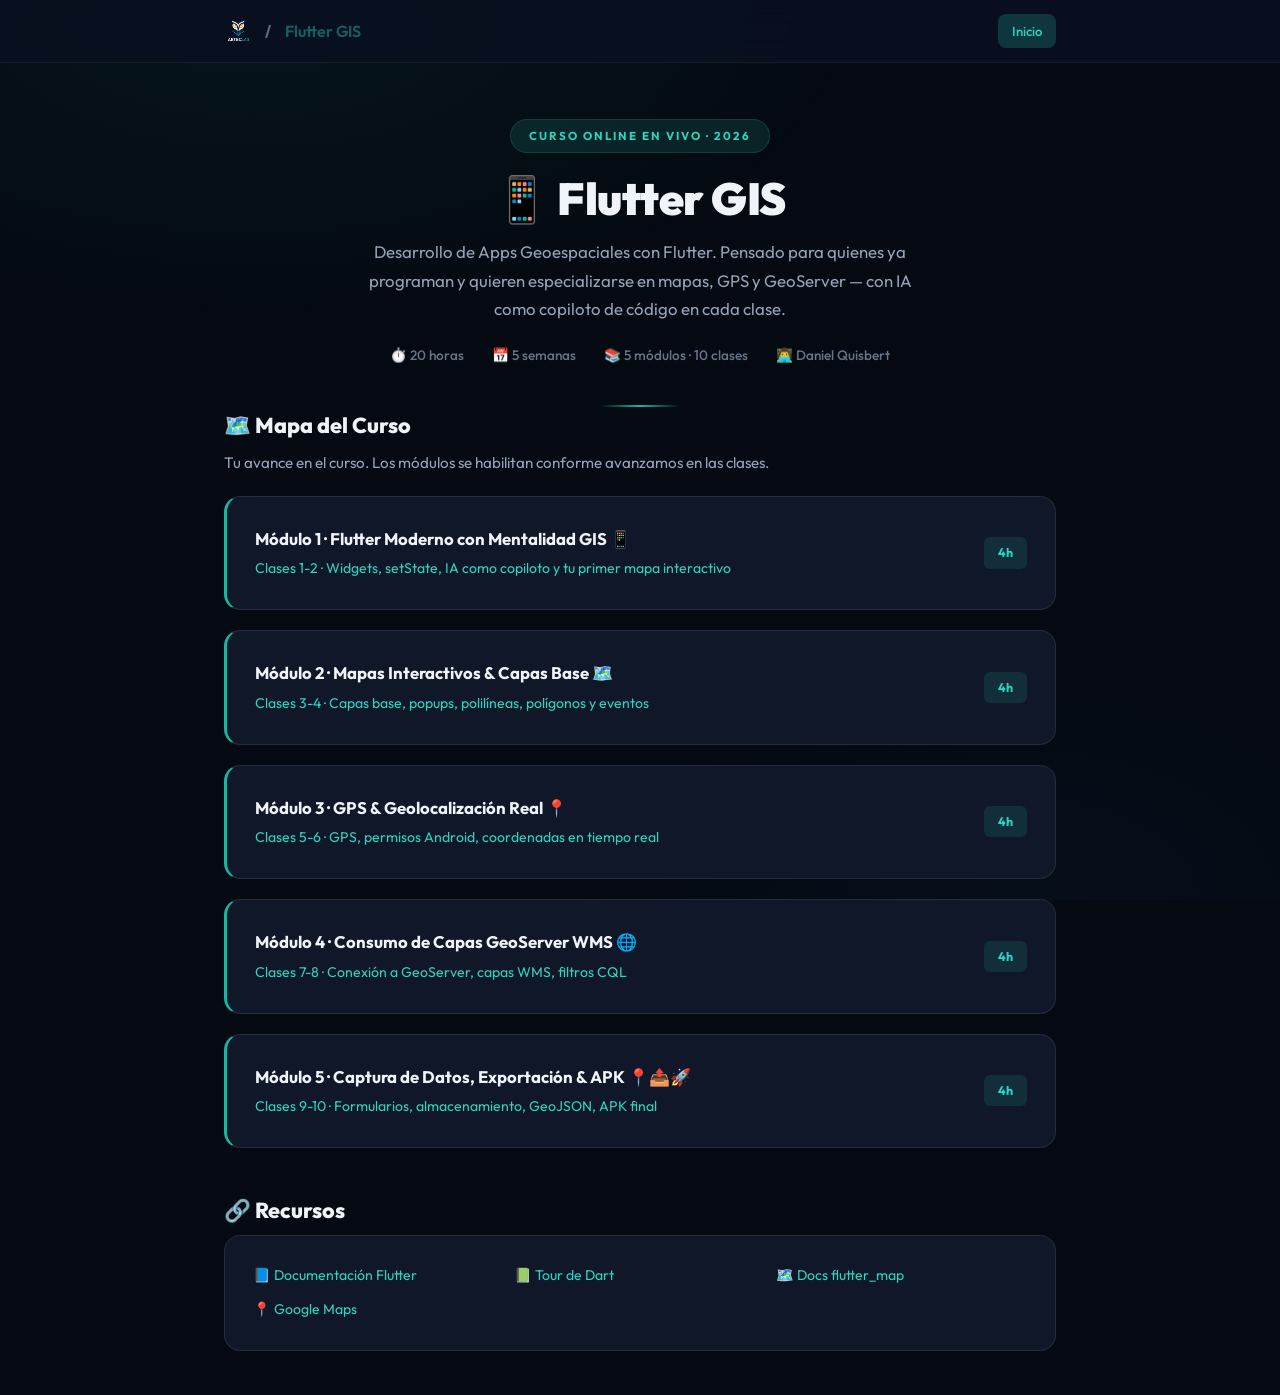
<file: index.html>
<!DOCTYPE html>
<html lang="es">
<head>
  <meta charset="UTF-8">
  <meta name="viewport" content="width=device-width, initial-scale=1.0">
  <title>Flutter GIS — ARTECLAB</title>
  <link rel="stylesheet" href="css/course.css">
  <link rel="icon" href="img/logo-arteclab.png" type="image/png">
</head>
<body>
<div class="site-wrapper">

  <header class="topbar">
    <div class="topbar-inner">
      <a href="index.html" class="topbar-brand">
        <img src="img/logo-arteclab.png" alt="ARTECLAB">
        <span>/</span>
        <span class="brand-course">Flutter GIS</span>
      </a>
      <nav class="topbar-nav">
        <a href="index.html" class="active">Inicio</a>
      </nav>
    </div>
  </header>

  <main class="container">

    <div class="mod-header">
      <span class="mod-chip">Curso Online en Vivo · 2026</span>
      <h1 class="mod-title">📱 Flutter GIS</h1>
      <p class="mod-desc">Desarrollo de Apps Geoespaciales con Flutter. Pensado para quienes ya programan y quieren especializarse en mapas, GPS y GeoServer — con IA como copiloto de código en cada clase.</p>
      <div class="mod-stats">
        <span class="mod-stat">⏱️ 20 horas</span>
        <span class="mod-stat">📅 5 semanas</span>
        <span class="mod-stat">📚 5 módulos · 10 clases</span>
        <span class="mod-stat">👨‍💻 Daniel Quisbert</span>
      </div>
    </div>

    <div class="sec">
      <h2 class="sec-heading">🗺️ Mapa del Curso</h2>
      <p class="sec-lead">Tu avance en el curso. Los módulos se habilitan conforme avanzamos en las clases.</p>
      <div id="modulos-map"></div>
    </div>

    <div class="sec">
      <h2 class="sec-heading">🔗 Recursos</h2>
      <div class="card">
        <div style="display:grid; grid-template-columns:repeat(auto-fit,minmax(200px,1fr)); gap:10px;">
          <a href="https://docs.flutter.dev/" target="_blank" style="font-size:0.88rem;">📘 Documentación Flutter</a>
          <a href="https://dart.dev/language" target="_blank" style="font-size:0.88rem;">📗 Tour de Dart</a>
          <a href="https://docs.fleaflet.dev/" target="_blank" style="font-size:0.88rem;">🗺️ Docs flutter_map</a>
          <a href="https://maps.google.com" target="_blank" style="font-size:0.88rem;">📍 Google Maps</a>
        </div>
      </div>
    </div>

  </main>
</div>

<script>
/* ═══════════════════════════════════════════════════════════════
   ✅ PANEL DE CONTROL DE MÓDULOS
   ═══════════════════════════════════════════════════════════════
   Daniel: Para habilitar un módulo solo cambia false → true
   en la propiedad "habilitado". Eso es TODO.

   Ejemplo: cuando empiece la semana 3, cambia el módulo 3:
     { num: 3, habilitado: true, ...}

   Luego haz git commit + git push y listo.
   ═══════════════════════════════════════════════════════════════ */

var MODULOS = [
  { num: 1, habilitado: true,  titulo: "Flutter Moderno con Mentalidad GIS 📱",      desc: "Clases 1-2 · Widgets, setState, IA como copiloto y tu primer mapa interactivo", horas: "4h", url: "modulo-01/index.html" },
  { num: 2, habilitado: true, titulo: "Mapas Interactivos & Capas Base 🗺️",         desc: "Clases 3-4 · Capas base, popups, polilíneas, polígonos y eventos", horas: "4h", url: "modulo-02/index.html" },
  { num: 3, habilitado: true, titulo: "GPS & Geolocalización Real 📍",              desc: "Clases 5-6 · GPS, permisos Android, coordenadas en tiempo real", horas: "4h", url: "modulo-03/index.html" },
  { num: 4, habilitado: true, titulo: "Consumo de Capas GeoServer WMS 🌐",          desc: "Clases 7-8 · Conexión a GeoServer, capas WMS, filtros CQL", horas: "4h", url: "modulo-04/index.html" },
  { num: 5, habilitado: true, titulo: "Captura de Datos, Exportación & APK 📍📤🚀", desc: "Clases 9-10 · Formularios, almacenamiento, GeoJSON, APK final", horas: "4h", url: "modulo-05/index.html" }
];

/* ─── No toques nada debajo de esta línea ─── */

var map = document.getElementById('modulos-map');

MODULOS.forEach(function(m) {
  var div = document.createElement('div');
  if (m.habilitado) {
    div.innerHTML =
      '<a href="' + m.url + '" style="text-decoration:none;display:block;">' +
        '<div class="card" style="border-left:3px solid var(--teal-500);cursor:pointer;">' +
          '<div style="display:flex;justify-content:space-between;align-items:center;flex-wrap:wrap;gap:12px;">' +
            '<div>' +
              '<div class="card-title" style="margin-bottom:4px;">Módulo ' + m.num + ' · ' + m.titulo + '</div>' +
              '<p style="margin:0;font-size:0.88rem;">' + m.desc + '</p>' +
            '</div>' +
            '<span style="background:var(--teal-glow);color:var(--teal-400);padding:5px 14px;border-radius:6px;font-size:0.78rem;font-weight:700;">'+m.horas+'</span>' +
          '</div>' +
        '</div>' +
      '</a>';
  } else {
    div.innerHTML =
      '<div class="card" style="opacity:0.35;border-left:3px solid var(--border-default);cursor:not-allowed;">' +
        '<div style="display:flex;justify-content:space-between;align-items:center;flex-wrap:wrap;gap:12px;">' +
          '<div>' +
            '<div class="card-title" style="margin-bottom:4px;color:var(--text-muted);">Módulo ' + m.num + ' · ' + m.titulo + '</div>' +
            '<p style="margin:0;font-size:0.88rem;">' + m.desc + '</p>' +
          '</div>' +
          '<span style="background:rgba(255,255,255,0.04);color:var(--text-muted);padding:5px 14px;border-radius:6px;font-size:0.78rem;font-weight:700;">🔒 Próximamente</span>' +
        '</div>' +
      '</div>';
  }
  map.appendChild(div);
});




  /* ═══════════════════════════════════════════════════════════════
   ARTECLAB · Curso Flutter GIS — JS Centralizado
   Tabs, Copy Code, Checklist, Quiz
   ═══════════════════════════════════════════════════════════════ */

document.addEventListener('DOMContentLoaded', () => {

  /* ── Tabs ─────────────────────────────────────────── */
  document.querySelectorAll('.tab-btn').forEach(btn => {
    btn.addEventListener('click', () => {
      const id = btn.dataset.target;
      const wrap = btn.closest('.site-wrapper') || document;

      wrap.querySelectorAll('.tab-btn').forEach(b => b.classList.remove('active'));
      wrap.querySelectorAll('.tab-panel').forEach(p => p.classList.remove('active'));

      btn.classList.add('active');
      const panel = document.getElementById(id);
      if (panel) panel.classList.add('active');
    });
  });

  /* ── Copy code ───────────────────────────────────── */
  document.querySelectorAll('.codeblock-copy').forEach(btn => {
    btn.addEventListener('click', () => {
      const pre = btn.closest('.codeblock').querySelector('pre');
      const text = pre.textContent;

      navigator.clipboard.writeText(text).then(() => {
        btn.textContent = '✓ Copiado';
        btn.classList.add('done');
        setTimeout(() => { btn.textContent = 'Copiar'; btn.classList.remove('done'); }, 2000);
      }).catch(() => {
        const ta = document.createElement('textarea');
        ta.value = text;
        document.body.appendChild(ta);
        ta.select();
        document.execCommand('copy');
        document.body.removeChild(ta);
        btn.textContent = '✓ Copiado';
        btn.classList.add('done');
        setTimeout(() => { btn.textContent = 'Copiar'; btn.classList.remove('done'); }, 2000);
      });
    });
  });

  /* ── Checklist ───────────────────────────────────── */
  document.querySelectorAll('.checklist li').forEach(li => {
    li.addEventListener('click', () => {
      li.classList.toggle('done');
      const box = li.querySelector('.ck-box');
      box.textContent = li.classList.contains('done') ? '✓' : '';
    });
  });

  /* ── Quiz system ─────────────────────────────────── */
  document.querySelectorAll('.quiz').forEach(quiz => {
    const questions = quiz.querySelectorAll('.quiz-q');
    const submitBtn = quiz.querySelector('.quiz-submit');
    const resultEl = quiz.querySelector('.quiz-result');
    const picks = {};

    quiz.querySelectorAll('.quiz-opt').forEach(opt => {
      opt.addEventListener('click', () => {
        const qi = opt.closest('.quiz-q').dataset.qi;
        opt.closest('.quiz-opts').querySelectorAll('.quiz-opt').forEach(o => o.classList.remove('picked'));
        opt.classList.add('picked');
        picks[qi] = opt.dataset.val;
      });
    });

    if (submitBtn) {
      submitBtn.addEventListener('click', () => {
        let score = 0;
        const total = questions.length;

        questions.forEach(q => {
          const qi = q.dataset.qi;
          const ans = q.dataset.ans;
          const fb = q.querySelector('.quiz-fb');
          const opts = q.querySelectorAll('.quiz-opt');

          opts.forEach(o => o.classList.remove('right', 'wrong'));

          if (picks[qi] === ans) {
            score++;
            opts.forEach(o => { if (o.dataset.val === ans) o.classList.add('right'); });
            if (fb) { fb.className = 'quiz-fb show ok'; fb.textContent = '✓ ¡Correcto!'; }
          } else {
            opts.forEach(o => {
              if (o.dataset.val === ans) o.classList.add('right');
              if (o.classList.contains('picked')) o.classList.add('wrong');
            });
            if (fb) {
              fb.className = 'quiz-fb show nope';
              fb.textContent = '✗ ' + (q.dataset.explain || 'Incorrecto');
            }
          }
        });

        if (resultEl) {
          const pct = Math.round((score / total) * 100);
          resultEl.textContent = `Resultado: ${score}/${total} (${pct}%)`;
          if (pct >= 70) {
            resultEl.className = 'quiz-result show pass';
            resultEl.textContent += ' — ¡Buen trabajo! 🎉';
          } else {
            resultEl.className = 'quiz-result show fail';
            resultEl.textContent += ' — Repasa y vuelve a intentar 💪';
          }
        }

        quiz.querySelectorAll('.quiz-opt').forEach(o => o.style.pointerEvents = 'none');
        submitBtn.style.display = 'none';
      });
    }
  });

  /* ── Protección de código fuente ──────────────── */
  /* Solo bloquea acceso al código fuente del sitio.
     NO bloquea: copiar texto, seleccionar, links, imprimir.
     El estudiante puede usar el sitio con normalidad. */

  document.addEventListener('keydown', function(e) {
    var mod = e.ctrlKey || e.metaKey;
    var k = e.key.toLowerCase();
 
    // Ctrl/⌘ + U = ver código fuente
    if (mod && k === 'u' && !e.shiftKey && !e.altKey) { e.preventDefault(); return; }
    // Ctrl/⌘ + S = guardar página como archivo
    if (mod && k === 's') { e.preventDefault(); return; }
    // Ctrl/⌘ + Shift + I = DevTools (Elements)
    if (mod && e.shiftKey && k === 'i') { e.preventDefault(); return; }
    // Ctrl/⌘ + Shift + J = DevTools (Console)
    if (mod && e.shiftKey && k === 'j') { e.preventDefault(); return; }
    // Ctrl/⌘ + Shift + C = DevTools (Inspector)
    if (mod && e.shiftKey && k === 'c') { e.preventDefault(); return; }
    // Ctrl/⌘ + Option/Alt + I = DevTools (macOS Chrome)
    if (mod && e.altKey && k === 'i') { e.preventDefault(); return; }
    // Ctrl/⌘ + Option/Alt + J = Console (macOS Chrome)
    if (mod && e.altKey && k === 'j') { e.preventDefault(); return; }
    // Ctrl/⌘ + Option/Alt + U = ver fuente (macOS Firefox)
    if (mod && e.altKey && k === 'u') { e.preventDefault(); return; }
    // F12 = DevTools
    if (e.key === 'F12') { e.preventDefault(); return; }
  });

  // Bloquear clic derecho solo para evitar "Ver código fuente"
  document.addEventListener('contextmenu', function(e) {
    e.preventDefault();
  });

});
</script>

</body>
</html>
</file>
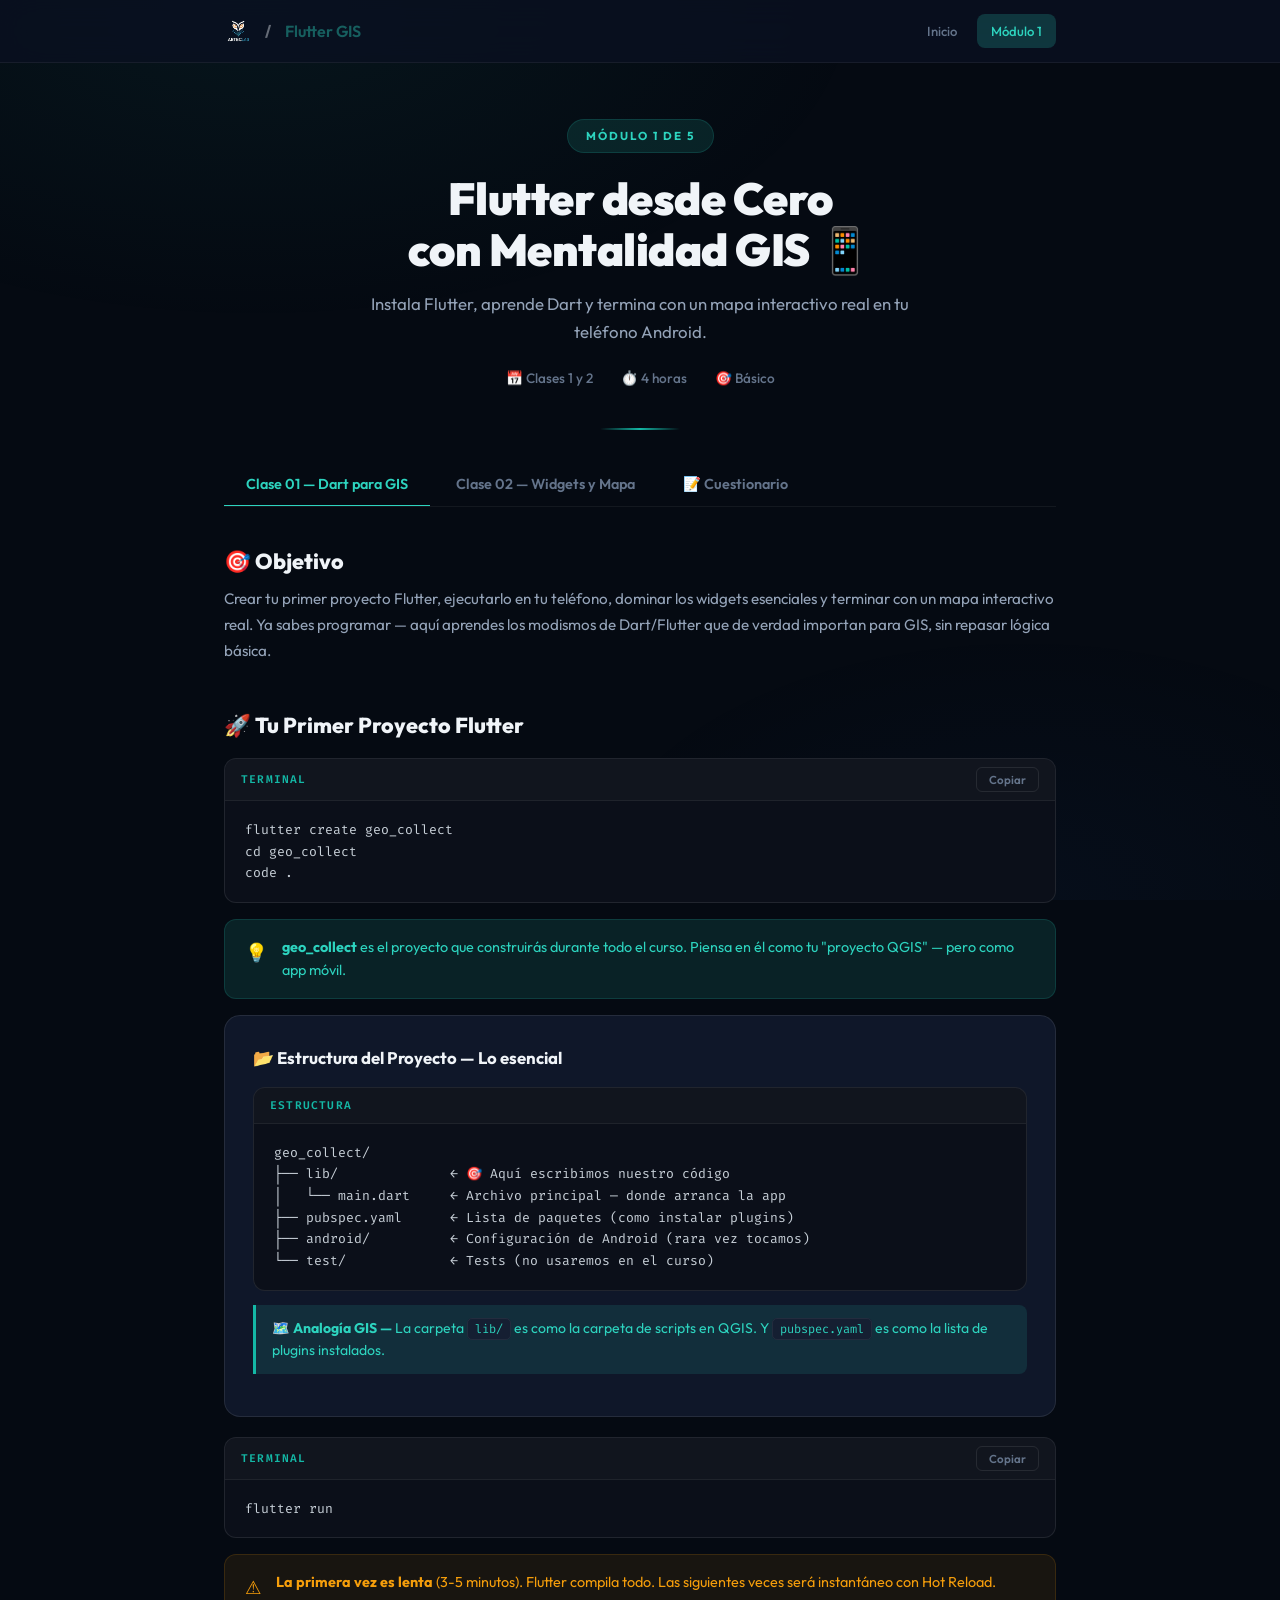
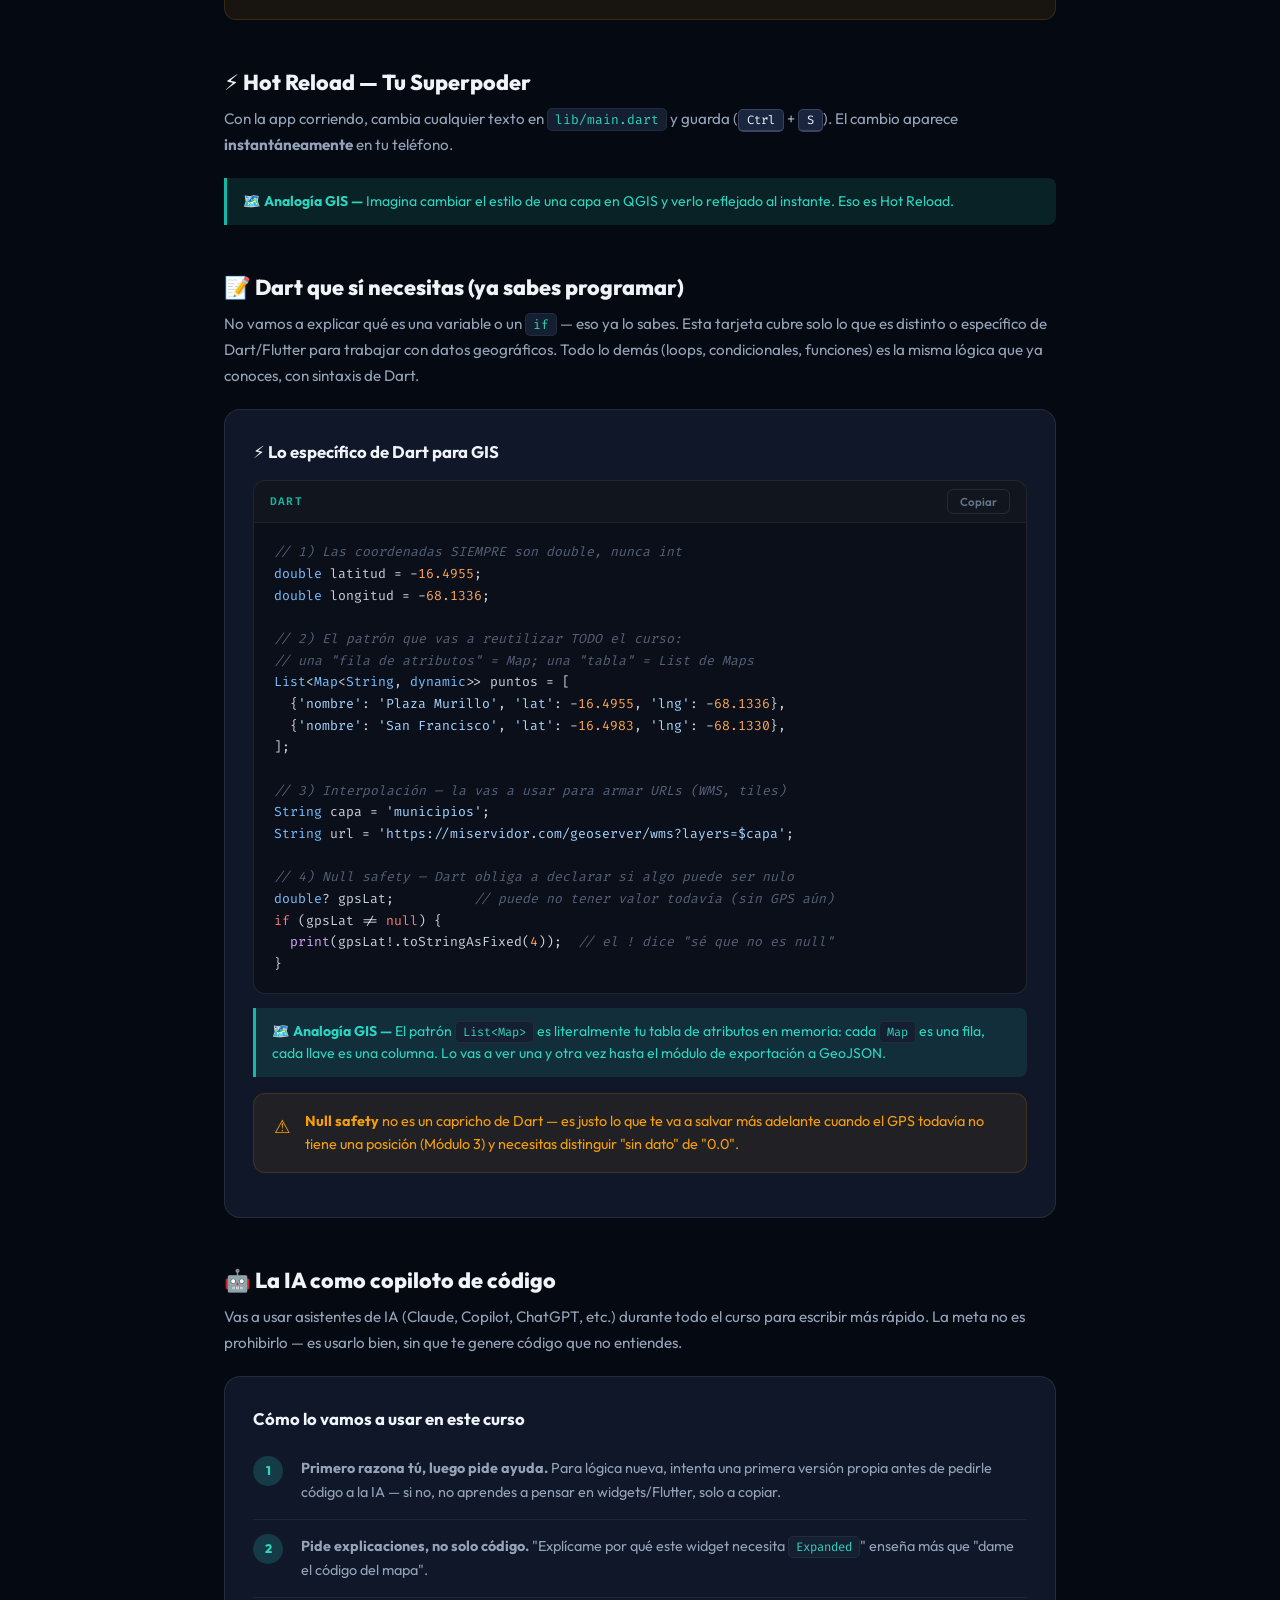
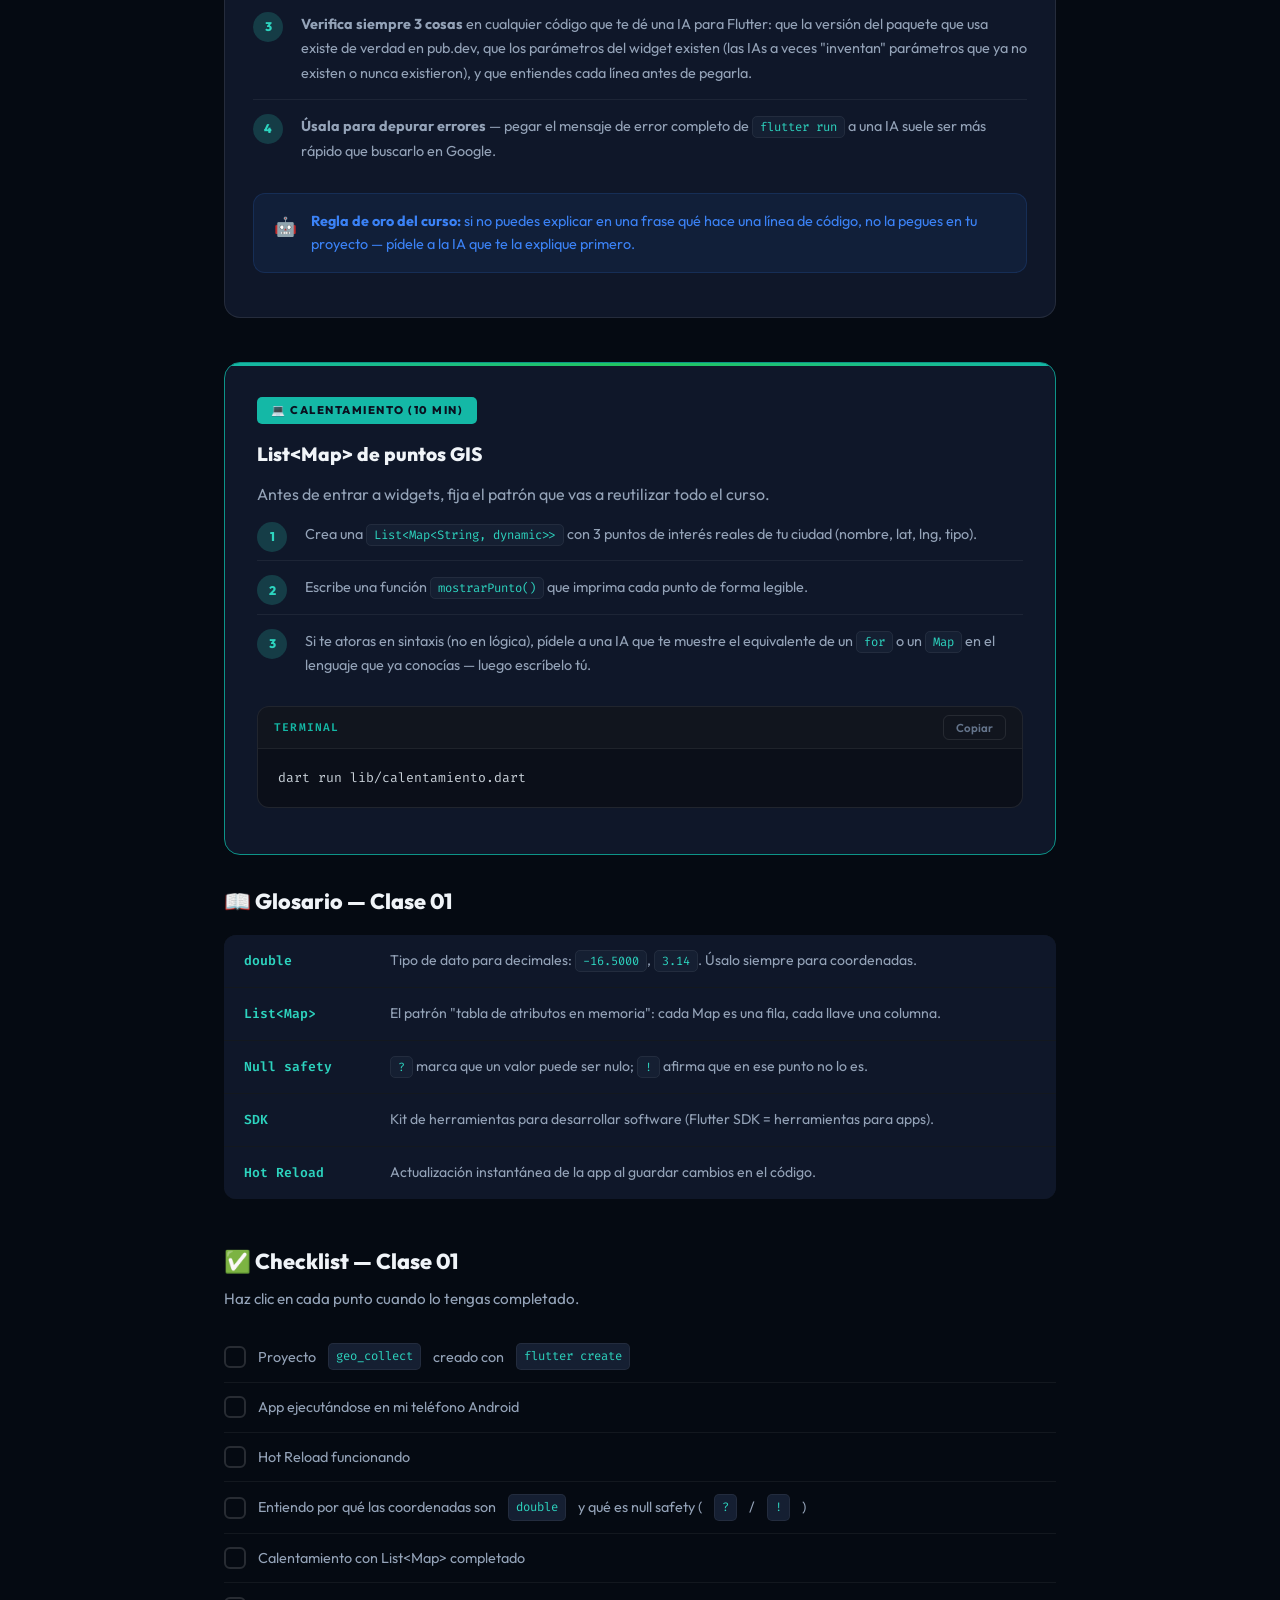
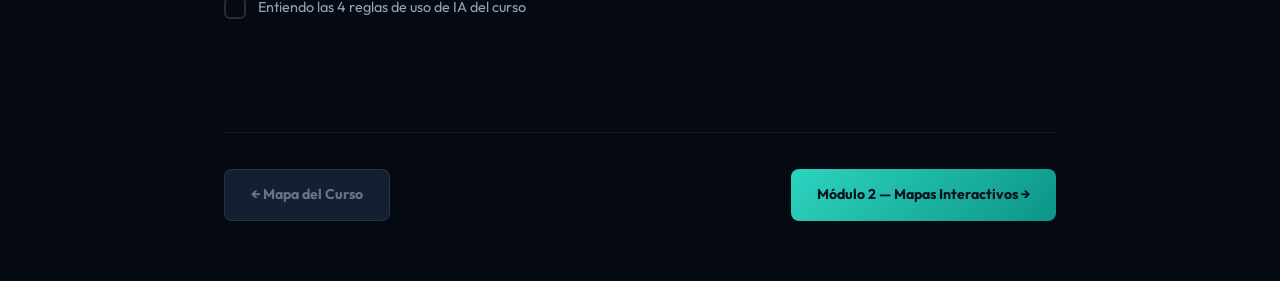
<file: modulo-01/index.html>
<!DOCTYPE html>
<html lang="es">
<head>
  <meta charset="UTF-8">
  <meta name="viewport" content="width=device-width, initial-scale=1.0">
  <title>Módulo 1 · Flutter desde Cero — ARTECLAB</title>
  <link rel="stylesheet" href="../css/course.css">
  <link rel="icon" href="../img/logo-arteclab.png" type="image/png">
</head>
<body>
<div class="site-wrapper">

  <header class="topbar">
    <div class="topbar-inner">
      <a href="../index.html" class="topbar-brand">
        <img src="../img/logo-arteclab.png" alt="ARTECLAB">
        <span>/</span>
        <span class="brand-course">Flutter GIS</span>
      </a>
      <nav class="topbar-nav">
        <a href="../index.html">Inicio</a>
        <a href="index.html" class="active">Módulo 1</a>
      </nav>
    </div>
  </header>

  <main class="container">

    <!-- ═══ Header ═══ -->
    <div class="mod-header">
      <span class="mod-chip">Módulo 1 de 5</span>
      <h1 class="mod-title">Flutter desde Cero<br>con Mentalidad GIS 📱</h1>
      <p class="mod-desc">Instala Flutter, aprende Dart y termina con un mapa interactivo real en tu teléfono Android.</p>
      <div class="mod-stats">
        <span class="mod-stat">📅 Clases 1 y 2</span>
        <span class="mod-stat">⏱️ 4 horas</span>
        <span class="mod-stat">🎯 Básico</span>
      </div>
    </div>

    <!-- ═══ Tabs ═══ -->
    <div class="tabs">
      <button class="tab-btn active" data-target="t-clase01">Clase 01 — Dart para GIS</button>
      <button class="tab-btn" data-target="t-clase02">Clase 02 — Widgets y Mapa</button>
      <button class="tab-btn" data-target="t-quiz">📝 Cuestionario</button>
    </div>

    <!-- ═══════════════════════════════════════════════════════
         CLASE 01
         ═══════════════════════════════════════════════════════ -->
    <div id="t-clase01" class="tab-panel active">

      <div class="sec">
        <h2 class="sec-heading">🎯 Objetivo</h2>
        <p class="sec-lead">Crear tu primer proyecto Flutter, ejecutarlo en tu teléfono, dominar los widgets esenciales y terminar con un mapa interactivo real. Ya sabes programar — aquí aprendes los modismos de Dart/Flutter que de verdad importan para GIS, sin repasar lógica básica.</p>
      </div>

      <!-- Crear proyecto -->
      <div class="sec">
        <h2 class="sec-heading">🚀 Tu Primer Proyecto Flutter</h2>

        <div class="codeblock">
          <div class="codeblock-bar"><span class="codeblock-lang">Terminal</span><button class="codeblock-copy">Copiar</button></div>
          <pre>flutter create geo_collect
cd geo_collect
code .</pre>
        </div>

        <div class="callout callout--tip">
          <span class="callout-icon">💡</span>
          <div><strong>geo_collect</strong> es el proyecto que construirás durante todo el curso. Piensa en él como tu "proyecto QGIS" — pero como app móvil.</div>
        </div>

        <div class="card">
          <div class="card-title">📂 Estructura del Proyecto — Lo esencial</div>
          <div class="codeblock">
            <div class="codeblock-bar"><span class="codeblock-lang">Estructura</span></div>
            <pre>geo_collect/
├── lib/              ← 🎯 Aquí escribimos nuestro código
│   └── main.dart     ← Archivo principal — donde arranca la app
├── pubspec.yaml      ← Lista de paquetes (como instalar plugins)
├── android/          ← Configuración de Android (rara vez tocamos)
└── test/             ← Tests (no usaremos en el curso)</pre>
          </div>
          <div class="gis-analogy">La carpeta <code>lib/</code> es como la carpeta de scripts en QGIS. Y <code>pubspec.yaml</code> es como la lista de plugins instalados.</div>
        </div>

        <div class="codeblock">
          <div class="codeblock-bar"><span class="codeblock-lang">Terminal</span><button class="codeblock-copy">Copiar</button></div>
          <pre>flutter run</pre>
        </div>

        <div class="callout callout--warn">
          <span class="callout-icon">⚠️</span>
          <div><strong>La primera vez es lenta</strong> (3-5 minutos). Flutter compila todo. Las siguientes veces será instantáneo con Hot Reload.</div>
        </div>
      </div>

      <!-- Hot Reload -->
      <div class="sec">
        <h2 class="sec-heading">⚡ Hot Reload — Tu Superpoder</h2>
        <p class="sec-lead">Con la app corriendo, cambia cualquier texto en <code>lib/main.dart</code> y guarda (<kbd>Ctrl</kbd> + <kbd>S</kbd>). El cambio aparece <strong>instantáneamente</strong> en tu teléfono.</p>
        <div class="gis-analogy">Imagina cambiar el estilo de una capa en QGIS y verlo reflejado al instante. Eso es Hot Reload.</div>
      </div>

      <!-- ── DART RÁPIDO ── -->
      <div class="sec">
        <h2 class="sec-heading">📝 Dart que sí necesitas (ya sabes programar)</h2>
        <p class="sec-lead">No vamos a explicar qué es una variable o un <code>if</code> — eso ya lo sabes. Esta tarjeta cubre solo lo que es distinto o específico de Dart/Flutter para trabajar con datos geográficos. Todo lo demás (loops, condicionales, funciones) es la misma lógica que ya conoces, con sintaxis de Dart.</p>

        <div class="card">
          <div class="card-title">⚡ Lo específico de Dart para GIS</div>

          <div class="codeblock">
            <div class="codeblock-bar"><span class="codeblock-lang">Dart</span><button class="codeblock-copy">Copiar</button></div>
            <pre><span class="hl-cm">// 1) Las coordenadas SIEMPRE son double, nunca int</span>
<span class="hl-tp">double</span> latitud = -<span class="hl-nm">16.4955</span>;
<span class="hl-tp">double</span> longitud = -<span class="hl-nm">68.1336</span>;

<span class="hl-cm">// 2) El patrón que vas a reutilizar TODO el curso:</span>
<span class="hl-cm">// una "fila de atributos" = Map; una "tabla" = List de Maps</span>
<span class="hl-tp">List</span>&lt;<span class="hl-tp">Map</span>&lt;<span class="hl-tp">String</span>, <span class="hl-tp">dynamic</span>&gt;&gt; puntos = [
  {<span class="hl-st">'nombre'</span>: <span class="hl-st">'Plaza Murillo'</span>, <span class="hl-st">'lat'</span>: -<span class="hl-nm">16.4955</span>, <span class="hl-st">'lng'</span>: -<span class="hl-nm">68.1336</span>},
  {<span class="hl-st">'nombre'</span>: <span class="hl-st">'San Francisco'</span>, <span class="hl-st">'lat'</span>: -<span class="hl-nm">16.4983</span>, <span class="hl-st">'lng'</span>: -<span class="hl-nm">68.1330</span>},
];

<span class="hl-cm">// 3) Interpolación — la vas a usar para armar URLs (WMS, tiles)</span>
<span class="hl-tp">String</span> capa = <span class="hl-st">'municipios'</span>;
<span class="hl-tp">String</span> url = <span class="hl-st">'https://miservidor.com/geoserver/wms?layers=$capa'</span>;

<span class="hl-cm">// 4) Null safety — Dart obliga a declarar si algo puede ser nulo</span>
<span class="hl-tp">double</span>? gpsLat;          <span class="hl-cm">// puede no tener valor todavía (sin GPS aún)</span>
<span class="hl-kw">if</span> (gpsLat != <span class="hl-kw">null</span>) {
  <span class="hl-fn">print</span>(gpsLat!.toStringAsFixed(<span class="hl-nm">4</span>));  <span class="hl-cm">// el ! dice "sé que no es null"</span>
}</pre>
          </div>

          <div class="gis-analogy">El patrón <code>List&lt;Map&gt;</code> es literalmente tu tabla de atributos en memoria: cada <code>Map</code> es una fila, cada llave es una columna. Lo vas a ver una y otra vez hasta el módulo de exportación a GeoJSON.</div>

          <div class="callout callout--warn">
            <span class="callout-icon">⚠️</span>
            <div><strong>Null safety</strong> no es un capricho de Dart — es justo lo que te va a salvar más adelante cuando el GPS todavía no tiene una posición (Módulo 3) y necesitas distinguir "sin dato" de "0.0".</div>
          </div>
        </div>
      </div>

      <!-- IA como copiloto -->
      <div class="sec">
        <h2 class="sec-heading">🤖 La IA como copiloto de código</h2>
        <p class="sec-lead">Vas a usar asistentes de IA (Claude, Copilot, ChatGPT, etc.) durante todo el curso para escribir más rápido. La meta no es prohibirlo — es usarlo bien, sin que te genere código que no entiendes.</p>

        <div class="card">
          <div class="card-title">Cómo lo vamos a usar en este curso</div>
          <ol class="practice-steps">
            <li><strong>Primero razona tú, luego pide ayuda.</strong> Para lógica nueva, intenta una primera versión propia antes de pedirle código a la IA — si no, no aprendes a pensar en widgets/Flutter, solo a copiar.</li>
            <li><strong>Pide explicaciones, no solo código.</strong> "Explícame por qué este widget necesita <code>Expanded</code>" enseña más que "dame el código del mapa".</li>
            <li><strong>Verifica siempre 3 cosas</strong> en cualquier código que te dé una IA para Flutter: que la versión del paquete que usa existe de verdad en pub.dev, que los parámetros del widget existen (las IAs a veces "inventan" parámetros que ya no existen o nunca existieron), y que entiendes cada línea antes de pegarla.</li>
            <li><strong>Úsala para depurar errores</strong> — pegar el mensaje de error completo de <code>flutter run</code> a una IA suele ser más rápido que buscarlo en Google.</li>
          </ol>
          <div class="callout callout--info">
            <span class="callout-icon">🤖</span>
            <div><strong>Regla de oro del curso:</strong> si no puedes explicar en una frase qué hace una línea de código, no la pegues en tu proyecto — pídele a la IA que te la explique primero.</div>
          </div>
        </div>
      </div>

      <!-- Práctica 01 -->
      <div class="practice">
        <span class="practice-chip">💻 Calentamiento (10 min)</span>
        <div class="practice-title">List&lt;Map&gt; de puntos GIS</div>
        <p>Antes de entrar a widgets, fija el patrón que vas a reutilizar todo el curso.</p>
        <ol class="practice-steps">
          <li>Crea una <code>List&lt;Map&lt;String, dynamic&gt;&gt;</code> con 3 puntos de interés reales de tu ciudad (nombre, lat, lng, tipo).</li>
          <li>Escribe una función <code>mostrarPunto()</code> que imprima cada punto de forma legible.</li>
          <li>Si te atoras en sintaxis (no en lógica), pídele a una IA que te muestre el equivalente de un <code>for</code> o un <code>Map</code> en el lenguaje que ya conocías — luego escríbelo tú.</li>
        </ol>
        <div class="codeblock">
          <div class="codeblock-bar"><span class="codeblock-lang">Terminal</span><button class="codeblock-copy">Copiar</button></div>
          <pre>dart run lib/calentamiento.dart</pre>
        </div>
      </div>

      <!-- Glosario -->
      <div class="sec">
        <h2 class="sec-heading">📖 Glosario — Clase 01</h2>
        <div class="glossary">
          <div class="glossary-item"><span class="glossary-term">double</span><span class="glossary-def">Tipo de dato para decimales: <code>-16.5000</code>, <code>3.14</code>. Úsalo siempre para coordenadas.</span></div>
          <div class="glossary-item"><span class="glossary-term">List&lt;Map&gt;</span><span class="glossary-def">El patrón "tabla de atributos en memoria": cada Map es una fila, cada llave una columna.</span></div>
          <div class="glossary-item"><span class="glossary-term">Null safety</span><span class="glossary-def"><code>?</code> marca que un valor puede ser nulo; <code>!</code> afirma que en ese punto no lo es.</span></div>
          <div class="glossary-item"><span class="glossary-term">SDK</span><span class="glossary-def">Kit de herramientas para desarrollar software (Flutter SDK = herramientas para apps).</span></div>
          <div class="glossary-item"><span class="glossary-term">Hot Reload</span><span class="glossary-def">Actualización instantánea de la app al guardar cambios en el código.</span></div>
        </div>
      </div>

      <!-- Checklist -->
      <div class="sec">
        <h2 class="sec-heading">✅ Checklist — Clase 01</h2>
        <p class="sec-lead">Haz clic en cada punto cuando lo tengas completado.</p>
        <ul class="checklist">
          <li><span class="ck-box"></span> Proyecto <code>geo_collect</code> creado con <code>flutter create</code></li>
          <li><span class="ck-box"></span> App ejecutándose en mi teléfono Android</li>
          <li><span class="ck-box"></span> Hot Reload funcionando</li>
          <li><span class="ck-box"></span> Entiendo por qué las coordenadas son <code>double</code> y qué es null safety (<code>?</code>/<code>!</code>)</li>
          <li><span class="ck-box"></span> Calentamiento con List&lt;Map&gt; completado</li>
          <li><span class="ck-box"></span> Entiendo las 4 reglas de uso de IA del curso</li>
        </ul>
      </div>

    </div><!-- /t-clase01 -->


    <!-- ═══════════════════════════════════════════════════════
         CLASE 02
         ═══════════════════════════════════════════════════════ -->
    <div id="t-clase02" class="tab-panel">

      <div class="sec">
        <h2 class="sec-heading">🎯 Objetivo</h2>
        <p class="sec-lead">Entender cómo Flutter construye interfaces, dominar los widgets esenciales y terminar con un mapa interactivo de OpenStreetMap en tu teléfono.</p>
      </div>

      <div class="sec">
        <h2 class="sec-heading">🧩 Todo en Flutter es un Widget</h2>
        <p class="sec-lead">En QGIS construyes con capas apiladas. En Flutter, con widgets apilados y anidados.</p>

        <div class="card">
          <div class="card-title">QGIS vs Flutter — Comparación directa</div>
          <div class="codeblock">
            <div class="codeblock-bar"><span class="codeblock-lang">Comparación</span></div>
            <pre>QGIS                          Flutter
─────────────────             ─────────────────
Proyecto (.qgz)         →     MaterialApp
Vista de mapa           →     Scaffold
Panel de capas          →     Column de widgets
Capa OpenStreetMap      →     TileLayer
Capa de puntos          →     MarkerLayer
Tabla de atributos      →     ListView
Barra de herramientas   →     AppBar + FloatingActionButton</pre>
          </div>
          <div class="gis-analogy">Ya sabes construir interfaces — lo haces en QGIS con capas. Ahora hazlo en Flutter con la misma lógica.</div>
        </div>

        <div class="card">
          <div class="card-title">📌 StatelessWidget vs StatefulWidget</div>
          <div style="display:grid; grid-template-columns:1fr 1fr; gap:12px; margin:14px 0;">
            <div style="background:var(--teal-glow); padding:18px; border-radius:var(--radius-sm);">
              <strong style="color:var(--teal-400); font-size:0.95rem;">StatelessWidget</strong><br>
              <span style="font-size:0.85rem; color:var(--text-secondary);">No cambia después de crearse.<br>Ej: título de la app, ícono fijo.</span>
            </div>
            <div style="background:rgba(245,158,11,0.08); padding:18px; border-radius:var(--radius-sm);">
              <strong style="color:var(--amber-500); font-size:0.95rem;">StatefulWidget</strong><br>
              <span style="font-size:0.85rem; color:var(--text-secondary);">Cambia mientras la app está abierta.<br>Ej: mapa (zoom), posición GPS.</span>
            </div>
          </div>
        </div>

        <div class="card">
          <div class="card-title">🔄 setState — "Algo cambió, redibuja"</div>
          <div class="codeblock">
            <div class="codeblock-bar"><span class="codeblock-lang">Dart</span><button class="codeblock-copy">Copiar</button></div>
            <pre><span class="hl-tp">int</span> _contadorPuntos = <span class="hl-nm">0</span>;

<span class="hl-kw">void</span> <span class="hl-fn">_agregarPunto</span>() {
  <span class="hl-fn">setState</span>(() {
    _contadorPuntos = _contadorPuntos + <span class="hl-nm">1</span>;
  });
  <span class="hl-cm">// Le dice a Flutter: "actualiza la pantalla"</span>
}</pre>
          </div>
        </div>
      </div>

      <div class="sec">
        <h2 class="sec-heading">🏗️ Widgets Esenciales</h2>

        <div class="card">
          <div class="card-title">Scaffold, Column, Row, Expanded</div>
          <div class="codeblock">
            <div class="codeblock-bar"><span class="codeblock-lang">Dart</span><button class="codeblock-copy">Copiar</button></div>
            <pre><span class="hl-tp">Scaffold</span>(
  appBar: <span class="hl-tp">AppBar</span>(title: <span class="hl-tp">Text</span>(<span class="hl-st">'GeoCollect'</span>)),
  body: <span class="hl-tp">Column</span>(
    children: [
      <span class="hl-tp">Expanded</span>(          <span class="hl-cm">// Ocupa todo el espacio</span>
        child: <span class="hl-tp">Text</span>(<span class="hl-st">'Aquí va el mapa'</span>),
      ),
      <span class="hl-tp">Container</span>(          <span class="hl-cm">// Tamaño fijo</span>
        height: <span class="hl-nm">60</span>,
        child: <span class="hl-tp">Row</span>(       <span class="hl-cm">// Horizontal</span>
          children: [
            <span class="hl-tp">Icon</span>(<span class="hl-tp">Icons</span>.location_on),
            <span class="hl-tp">Text</span>(<span class="hl-st">'Lat: -16.50'</span>),
          ],
        ),
      ),
    ],
  ),
)</pre>
          </div>
          <div class="callout callout--tip">
            <span class="callout-icon">💡</span>
            <div><strong>Expanded</strong> es clave: le dice al mapa "ocupa todo el espacio que queda". Sin él, Flutter no sabe cuánto espacio darle.</div>
          </div>
        </div>
      </div>

      <div class="sec">
        <h2 class="sec-heading">🗺️ Tu Primer Mapa Real — flutter_map</h2>

        <div class="card">
          <div class="card-title">Paso 1 — Agregar dependencias</div>
          <p>En <code>pubspec.yaml</code>, sección <code>dependencies</code>:</p>
          <div class="codeblock">
            <div class="codeblock-bar"><span class="codeblock-lang">yaml</span><button class="codeblock-copy">Copiar</button></div>
            <pre>dependencies:
  flutter:
    sdk: flutter
  flutter_map: ^7.0.2
  latlong2: ^0.9.1</pre>
          </div>
          <div class="codeblock">
            <div class="codeblock-bar"><span class="codeblock-lang">Terminal</span><button class="codeblock-copy">Copiar</button></div>
            <pre>flutter pub get</pre>
          </div>
          <div class="gis-analogy">Instalar un paquete en Flutter es como instalar un plugin en QGIS.</div>
        </div>

        <div class="card">
          <div class="card-title">Paso 2 — Permiso de Internet</div>
          <p>En <code>android/app/src/main/AndroidManifest.xml</code>, antes de <code>&lt;application&gt;</code>:</p>
          <div class="codeblock">
            <div class="codeblock-bar"><span class="codeblock-lang">XML</span><button class="codeblock-copy">Copiar</button></div>
            <pre>&lt;uses-permission android:name="android.permission.INTERNET"/&gt;</pre>
          </div>
          <div class="callout callout--danger">
            <span class="callout-icon">⚠️</span>
            <div>Sin este permiso la app se abre pero <strong>el mapa aparece en blanco</strong>. Error #1 de esta clase.</div>
          </div>
        </div>

        <div class="card">
          <div class="card-title">Paso 3 — Código completo del mapa</div>
          <p>Reemplaza <strong>todo</strong> el contenido de <code>lib/main.dart</code>:</p>
          <div class="codeblock">
            <div class="codeblock-bar"><span class="codeblock-lang">Dart — lib/main.dart</span><button class="codeblock-copy">Copiar</button></div>
            <pre><span class="hl-kw">import</span> <span class="hl-st">'package:flutter/material.dart'</span>;
<span class="hl-kw">import</span> <span class="hl-st">'package:flutter_map/flutter_map.dart'</span>;
<span class="hl-kw">import</span> <span class="hl-st">'package:latlong2/latlong.dart'</span>;

<span class="hl-kw">void</span> <span class="hl-fn">main</span>() {
  <span class="hl-fn">runApp</span>(<span class="hl-kw">const</span> <span class="hl-tp">GeoCollectApp</span>());
}

<span class="hl-kw">class</span> <span class="hl-tp">GeoCollectApp</span> <span class="hl-kw">extends</span> <span class="hl-tp">StatelessWidget</span> {
  <span class="hl-kw">const</span> <span class="hl-tp">GeoCollectApp</span>({<span class="hl-kw">super</span>.key});

  @override
  <span class="hl-tp">Widget</span> <span class="hl-fn">build</span>(<span class="hl-tp">BuildContext</span> context) {
    <span class="hl-kw">return</span> <span class="hl-tp">MaterialApp</span>(
      title: <span class="hl-st">'GeoCollect'</span>,
      debugShowCheckedModeBanner: <span class="hl-kw">false</span>,
      theme: <span class="hl-tp">ThemeData</span>(
        colorSchemeSeed: <span class="hl-tp">Colors</span>.teal,
        useMaterial3: <span class="hl-kw">true</span>,
      ),
      home: <span class="hl-kw">const</span> <span class="hl-tp">MapaScreen</span>(),
    );
  }
}

<span class="hl-kw">class</span> <span class="hl-tp">MapaScreen</span> <span class="hl-kw">extends</span> <span class="hl-tp">StatefulWidget</span> {
  <span class="hl-kw">const</span> <span class="hl-tp">MapaScreen</span>({<span class="hl-kw">super</span>.key});
  @override
  <span class="hl-tp">State</span>&lt;<span class="hl-tp">MapaScreen</span>&gt; <span class="hl-fn">createState</span>() =&gt; <span class="hl-tp">_MapaScreenState</span>();
}

<span class="hl-kw">class</span> <span class="hl-tp">_MapaScreenState</span> <span class="hl-kw">extends</span> <span class="hl-tp">State</span>&lt;<span class="hl-tp">MapaScreen</span>&gt; {
  <span class="hl-cm">// Cambia estas coordenadas por las de tu ciudad</span>
  <span class="hl-kw">final</span> <span class="hl-tp">LatLng</span> _centro = <span class="hl-kw">const</span> <span class="hl-tp">LatLng</span>(-<span class="hl-nm">16.5</span>, -<span class="hl-nm">68.15</span>);

  @override
  <span class="hl-tp">Widget</span> <span class="hl-fn">build</span>(<span class="hl-tp">BuildContext</span> context) {
    <span class="hl-kw">return</span> <span class="hl-tp">Scaffold</span>(
      appBar: <span class="hl-tp">AppBar</span>(title: <span class="hl-kw">const</span> <span class="hl-tp">Text</span>(<span class="hl-st">'GeoCollect'</span>)),
      body: <span class="hl-tp">Column</span>(children: [
        <span class="hl-tp">Expanded</span>(
          child: <span class="hl-tp">FlutterMap</span>(
            options: <span class="hl-tp">MapOptions</span>(
              initialCenter: _centro,
              initialZoom: <span class="hl-nm">13</span>,
            ),
            children: [
              <span class="hl-tp">TileLayer</span>(
                urlTemplate: <span class="hl-st">'https://tile.openstreetmap.org/{z}/{x}/{y}.png'</span>,
                userAgentPackageName: <span class="hl-st">'com.example.geo_collect'</span>,
              ),
              <span class="hl-tp">MarkerLayer</span>(markers: [
                <span class="hl-tp">Marker</span>(
                  point: _centro,
                  width: <span class="hl-nm">40</span>, height: <span class="hl-nm">40</span>,
                  child: <span class="hl-kw">const</span> <span class="hl-tp">Icon</span>(<span class="hl-tp">Icons</span>.location_on,
                    color: <span class="hl-tp">Colors</span>.red, size: <span class="hl-nm">40</span>),
                ),
              ]),
            ],
          ),
        ),
        <span class="hl-tp">Container</span>(
          padding: <span class="hl-kw">const</span> <span class="hl-tp">EdgeInsets</span>.<span class="hl-fn">symmetric</span>(
            horizontal: <span class="hl-nm">16</span>, vertical: <span class="hl-nm">12</span>),
          color: <span class="hl-tp">Colors</span>.teal.shade700,
          child: <span class="hl-tp">Row</span>(
            mainAxisAlignment: <span class="hl-tp">MainAxisAlignment</span>.spaceBetween,
            children: [
              <span class="hl-tp">Text</span>(<span class="hl-st">'📍 La Paz, Bolivia'</span>,
                style: <span class="hl-kw">const</span> <span class="hl-tp">TextStyle</span>(color: <span class="hl-tp">Colors</span>.white)),
              <span class="hl-tp">Text</span>(<span class="hl-st">'Zoom: 13.0'</span>,
                style: <span class="hl-kw">const</span> <span class="hl-tp">TextStyle</span>(color: <span class="hl-tp">Colors</span>.white)),
            ],
          ),
        ),
      ]),
    );
  }
}</pre>
          </div>
        </div>
      </div>

      <!-- Glosario Clase 02 -->
      <div class="sec">
        <h2 class="sec-heading">📖 Glosario — Clase 02</h2>
        <div class="glossary">
          <div class="glossary-item"><span class="glossary-term">Widget</span><span class="glossary-def">Cualquier elemento visual en Flutter: texto, botón, mapa, contenedor.</span></div>
          <div class="glossary-item"><span class="glossary-term">Stateless</span><span class="glossary-def">Widget que no cambia una vez creado (título, ícono).</span></div>
          <div class="glossary-item"><span class="glossary-term">Stateful</span><span class="glossary-def">Widget que puede cambiar (mapa, datos GPS, contador).</span></div>
          <div class="glossary-item"><span class="glossary-term">setState()</span><span class="glossary-def">Notifica a Flutter que algo cambió y debe redibujar.</span></div>
          <div class="glossary-item"><span class="glossary-term">Scaffold</span><span class="glossary-def">Estructura base de pantalla: AppBar + body + botones.</span></div>
          <div class="glossary-item"><span class="glossary-term">Column/Row</span><span class="glossary-def">Organizan hijos vertical (Column) u horizontalmente (Row).</span></div>
          <div class="glossary-item"><span class="glossary-term">Expanded</span><span class="glossary-def">"Ocupa todo el espacio disponible". Esencial para el mapa.</span></div>
          <div class="glossary-item"><span class="glossary-term">FlutterMap</span><span class="glossary-def">Widget de mapa interactivo que renderiza tiles.</span></div>
          <div class="glossary-item"><span class="glossary-term">TileLayer</span><span class="glossary-def">Capa que carga las imágenes del mapa base (tiles).</span></div>
          <div class="glossary-item"><span class="glossary-term">MarkerLayer</span><span class="glossary-def">Capa de marcadores/puntos sobre el mapa.</span></div>
          <div class="glossary-item"><span class="glossary-term">Tile</span><span class="glossary-def">Imagen cuadrada que forma parte del mapa. Se descargan según zoom y posición.</span></div>
          <div class="glossary-item"><span class="glossary-term">pubspec.yaml</span><span class="glossary-def">Archivo donde declaras las dependencias del proyecto.</span></div>
        </div>
      </div>

      <!-- Práctica 02 -->
      <div class="practice">
        <span class="practice-chip">💻 Práctica 02</span>
        <div class="practice-title">Personaliza Tu Mapa</div>
        <ol class="practice-steps">
          <li><strong>Cambia el centro</strong> a las coordenadas de tu ciudad. En Google Maps: clic derecho → "¿Qué hay aquí?"</li>
          <li><strong>Agrega 3 marcadores más</strong> en ubicaciones reales. Usa <code>Colors.blue</code>, <code>Colors.green</code>, <code>Colors.orange</code> e íconos como <code>Icons.park</code>, <code>Icons.church</code>, <code>Icons.store</code>.</li>
          <li><strong>Modifica la barra inferior:</strong> nombre de tu ciudad + total de marcadores.</li>
          <li><strong>Experimenta con el zoom:</strong> prueba 5, 13, 18. Elige el mejor para tus marcadores.</li>
        </ol>
      </div>

      <!-- Reto -->
      <div class="challenge">
        <span class="challenge-chip">🚀 Reto Extra — Opcional</span>
        <div class="card-title" style="color:var(--text-primary); margin-bottom:8px;">Navegación entre puntos</div>
        <p style="font-size:0.9rem;">Agrega un <code>FloatingActionButton</code> que mueva el mapa al siguiente marcador cíclicamente. Necesitarás un <code>MapController</code> y <code>.move(latLng, zoom)</code>.</p>
      </div>

      <!-- Checklist -->
      <div class="sec">
        <h2 class="sec-heading">✅ Checklist — Clase 02</h2>
        <ul class="checklist">
          <li><span class="ck-box"></span> Entiendo StatelessWidget vs StatefulWidget</li>
          <li><span class="ck-box"></span> Puedo usar Scaffold, Column, Row, Expanded</li>
          <li><span class="ck-box"></span> flutter_map y latlong2 instalados</li>
          <li><span class="ck-box"></span> Mapa de OpenStreetMap en mi teléfono</li>
          <li><span class="ck-box"></span> Marcador visible en el mapa</li>
          <li><span class="ck-box"></span> Barra de información inferior</li>
          <li><span class="ck-box"></span> Práctica 02 completada — 4 marcadores</li>
        </ul>
      </div>

    </div><!-- /t-clase02 -->


    <!-- ═══════════════════════════════════════════════════════
         CUESTIONARIO
         ═══════════════════════════════════════════════════════ -->
    <div id="t-quiz" class="tab-panel">

      <div class="sec">
        <h2 class="sec-heading">📝 Autoevaluación — Módulo 1</h2>
        <p class="sec-lead">Verifica tu comprensión de Dart y Flutter. Selecciona la respuesta correcta y haz clic en "Verificar".</p>
      </div>

      <div class="quiz">
        <div class="quiz-heading">🧠 Cuestionario — 8 preguntas</div>

        <div class="quiz-q" data-qi="1" data-ans="b" data-explain="Las coordenadas son decimales (-16.5000), por eso se usa double.">
          <p class="quiz-q-text"><span class="quiz-q-num">1.</span> ¿Qué tipo usarías para una latitud como -16.5000?</p>
          <div class="quiz-opts">
            <div class="quiz-opt" data-val="a"><span class="quiz-dot"></span> int</div>
            <div class="quiz-opt" data-val="b"><span class="quiz-dot"></span> double</div>
            <div class="quiz-opt" data-val="c"><span class="quiz-dot"></span> String</div>
            <div class="quiz-opt" data-val="d"><span class="quiz-dot"></span> bool</div>
          </div>
          <div class="quiz-fb"></div>
        </div>

        <div class="quiz-q" data-qi="2" data-ans="c" data-explain="Un Map tiene pares clave-valor, igual que los campos de una fila de atributos.">
          <p class="quiz-q-text"><span class="quiz-q-num">2.</span> ¿A qué se parece un Map en Dart en el mundo GIS?</p>
          <div class="quiz-opts">
            <div class="quiz-opt" data-val="a"><span class="quiz-dot"></span> A una capa ráster</div>
            <div class="quiz-opt" data-val="b"><span class="quiz-dot"></span> A un plugin de QGIS</div>
            <div class="quiz-opt" data-val="c"><span class="quiz-dot"></span> A una fila de la tabla de atributos</div>
            <div class="quiz-opt" data-val="d"><span class="quiz-dot"></span> A la barra de herramientas</div>
          </div>
          <div class="quiz-fb"></div>
        </div>

        <div class="quiz-q" data-qi="3" data-ans="b" data-explain="double? significa que la variable puede ser null hasta que el GPS entregue un valor real.">
          <p class="quiz-q-text"><span class="quiz-q-num">3.</span> Tienes <code>double? gpsLat;</code> antes de que el GPS responda. ¿Qué representa el <code>?</code>?</p>
          <div class="quiz-opts">
            <div class="quiz-opt" data-val="a"><span class="quiz-dot"></span> Que el valor es opcional de mostrar en pantalla</div>
            <div class="quiz-opt" data-val="b"><span class="quiz-dot"></span> Que la variable puede ser null mientras no hay posición GPS</div>
            <div class="quiz-opt" data-val="c"><span class="quiz-dot"></span> Que el valor se redondea</div>
            <div class="quiz-opt" data-val="d"><span class="quiz-dot"></span> Que es una pregunta para el usuario</div>
          </div>
          <div class="quiz-fb"></div>
        </div>

        <div class="quiz-q" data-qi="4" data-ans="a" data-explain="StatefulWidget cuando el widget cambia (zoom, posición, datos).">
          <p class="quiz-q-text"><span class="quiz-q-num">4.</span> ¿Qué widget usarías para la pantalla del mapa donde el zoom cambia?</p>
          <div class="quiz-opts">
            <div class="quiz-opt" data-val="a"><span class="quiz-dot"></span> StatefulWidget</div>
            <div class="quiz-opt" data-val="b"><span class="quiz-dot"></span> StatelessWidget</div>
            <div class="quiz-opt" data-val="c"><span class="quiz-dot"></span> Container</div>
            <div class="quiz-opt" data-val="d"><span class="quiz-dot"></span> Scaffold</div>
          </div>
          <div class="quiz-fb"></div>
        </div>

        <div class="quiz-q" data-qi="5" data-ans="c" data-explain="flutter pub get descarga las dependencias listadas en pubspec.yaml.">
          <p class="quiz-q-text"><span class="quiz-q-num">5.</span> Después de agregar flutter_map en pubspec.yaml, ¿qué ejecutas?</p>
          <div class="quiz-opts">
            <div class="quiz-opt" data-val="a"><span class="quiz-dot"></span> flutter run</div>
            <div class="quiz-opt" data-val="b"><span class="quiz-dot"></span> flutter doctor</div>
            <div class="quiz-opt" data-val="c"><span class="quiz-dot"></span> flutter pub get</div>
            <div class="quiz-opt" data-val="d"><span class="quiz-dot"></span> dart install flutter_map</div>
          </div>
          <div class="quiz-fb"></div>
        </div>

        <div class="quiz-q" data-qi="6" data-ans="d" data-explain="Android bloquea conexiones sin el permiso y los tiles no se descargan.">
          <p class="quiz-q-text"><span class="quiz-q-num">6.</span> ¿Qué pasa sin el permiso INTERNET en AndroidManifest.xml?</p>
          <div class="quiz-opts">
            <div class="quiz-opt" data-val="a"><span class="quiz-dot"></span> La app no compila</div>
            <div class="quiz-opt" data-val="b"><span class="quiz-dot"></span> Errores rojos en el mapa</div>
            <div class="quiz-opt" data-val="c"><span class="quiz-dot"></span> Funciona pero lenta</div>
            <div class="quiz-opt" data-val="d"><span class="quiz-dot"></span> Mapa aparece en blanco</div>
          </div>
          <div class="quiz-fb"></div>
        </div>

        <div class="quiz-q" data-qi="7" data-ans="b" data-explain="Expanded dice al widget hijo que ocupe todo el espacio restante.">
          <p class="quiz-q-text"><span class="quiz-q-num">7.</span> ¿Para qué usamos Expanded alrededor del FlutterMap?</p>
          <div class="quiz-opts">
            <div class="quiz-opt" data-val="a"><span class="quiz-dot"></span> Hacer el mapa más rápido</div>
            <div class="quiz-opt" data-val="b"><span class="quiz-dot"></span> Que ocupe todo el espacio disponible</div>
            <div class="quiz-opt" data-val="c"><span class="quiz-dot"></span> Agregar animaciones</div>
            <div class="quiz-opt" data-val="d"><span class="quiz-dot"></span> Habilitar el GPS</div>
          </div>
          <div class="quiz-fb"></div>
        </div>

        <div class="quiz-q" data-qi="8" data-ans="a" data-explain="setState() notifica a Flutter que el estado cambió y debe redibujar.">
          <p class="quiz-q-text"><span class="quiz-q-num">8.</span> ¿Cuál es el propósito de setState()?</p>
          <div class="quiz-opts">
            <div class="quiz-opt" data-val="a"><span class="quiz-dot"></span> Notificar que algo cambió y redibujar</div>
            <div class="quiz-opt" data-val="b"><span class="quiz-dot"></span> Guardar datos en el teléfono</div>
            <div class="quiz-opt" data-val="c"><span class="quiz-dot"></span> Conectarse a internet</div>
            <div class="quiz-opt" data-val="d"><span class="quiz-dot"></span> Crear una nueva variable</div>
          </div>
          <div class="quiz-fb"></div>
        </div>

        <button class="quiz-submit">Verificar Respuestas</button>
        <div class="quiz-result"></div>
      </div>

    </div><!-- /t-quiz -->


    <!-- ═══ Nav ═══ -->
    <div class="bottom-nav">
      <a href="../index.html" class="btn-nav btn-prev">← Mapa del Curso</a>
      <a href="../modulo-02/index.html" class="btn-nav btn-next">Módulo 2 — Mapas Interactivos →</a>
    </div>

  </main>
</div>

<script src="../js/course.js"></script>
</body>
</html>
</file>
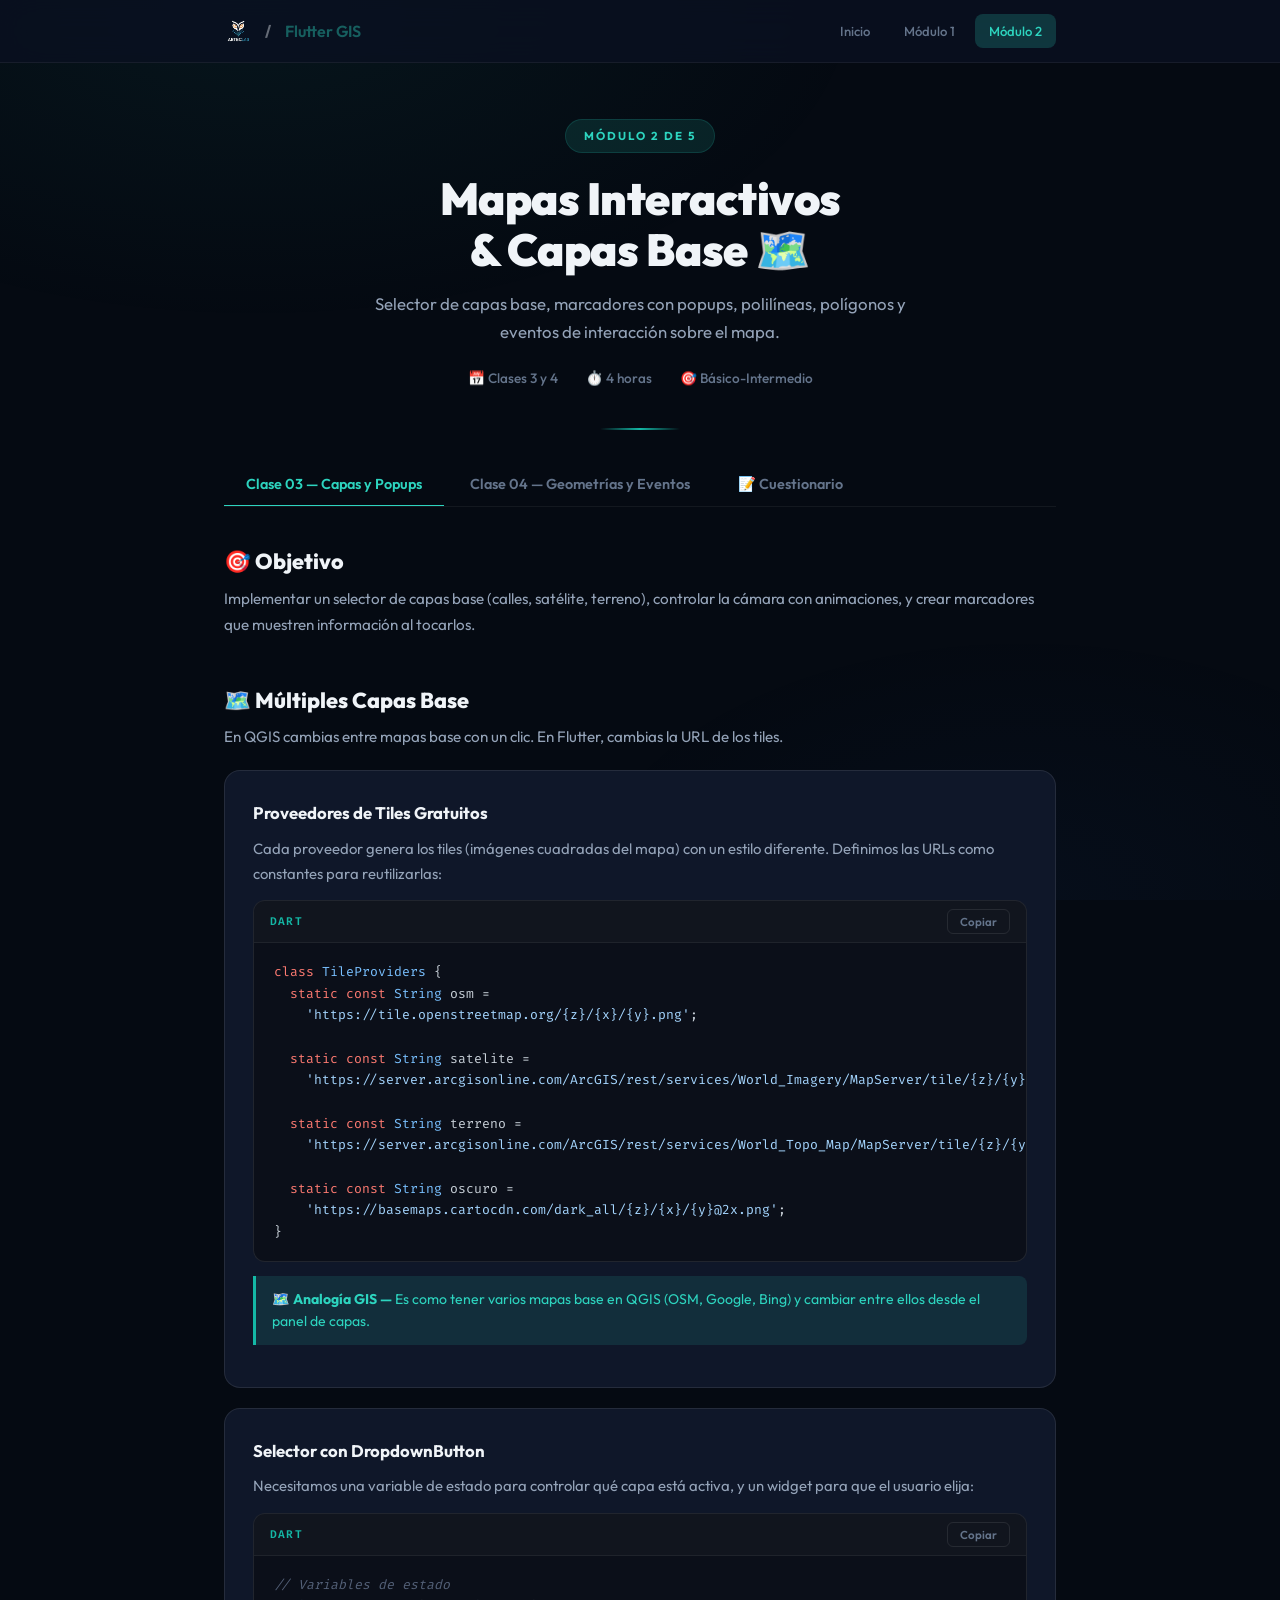
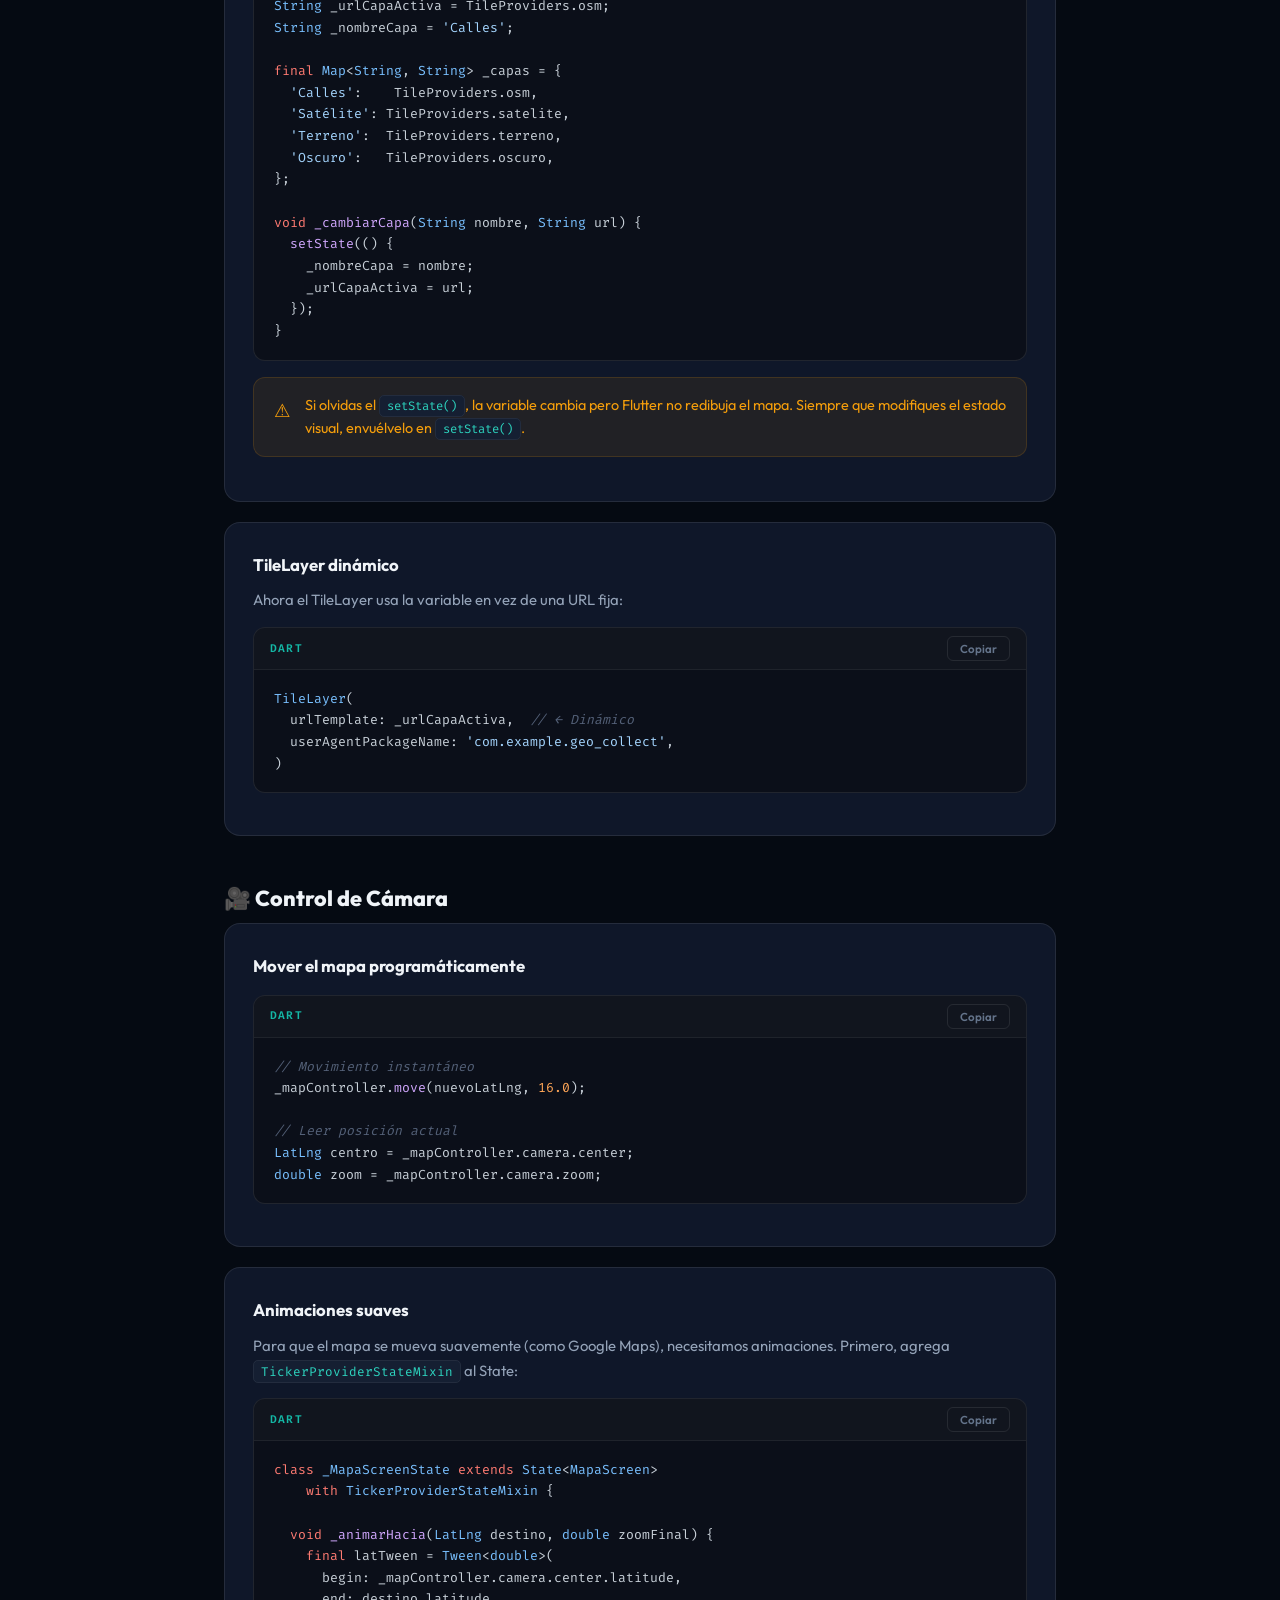
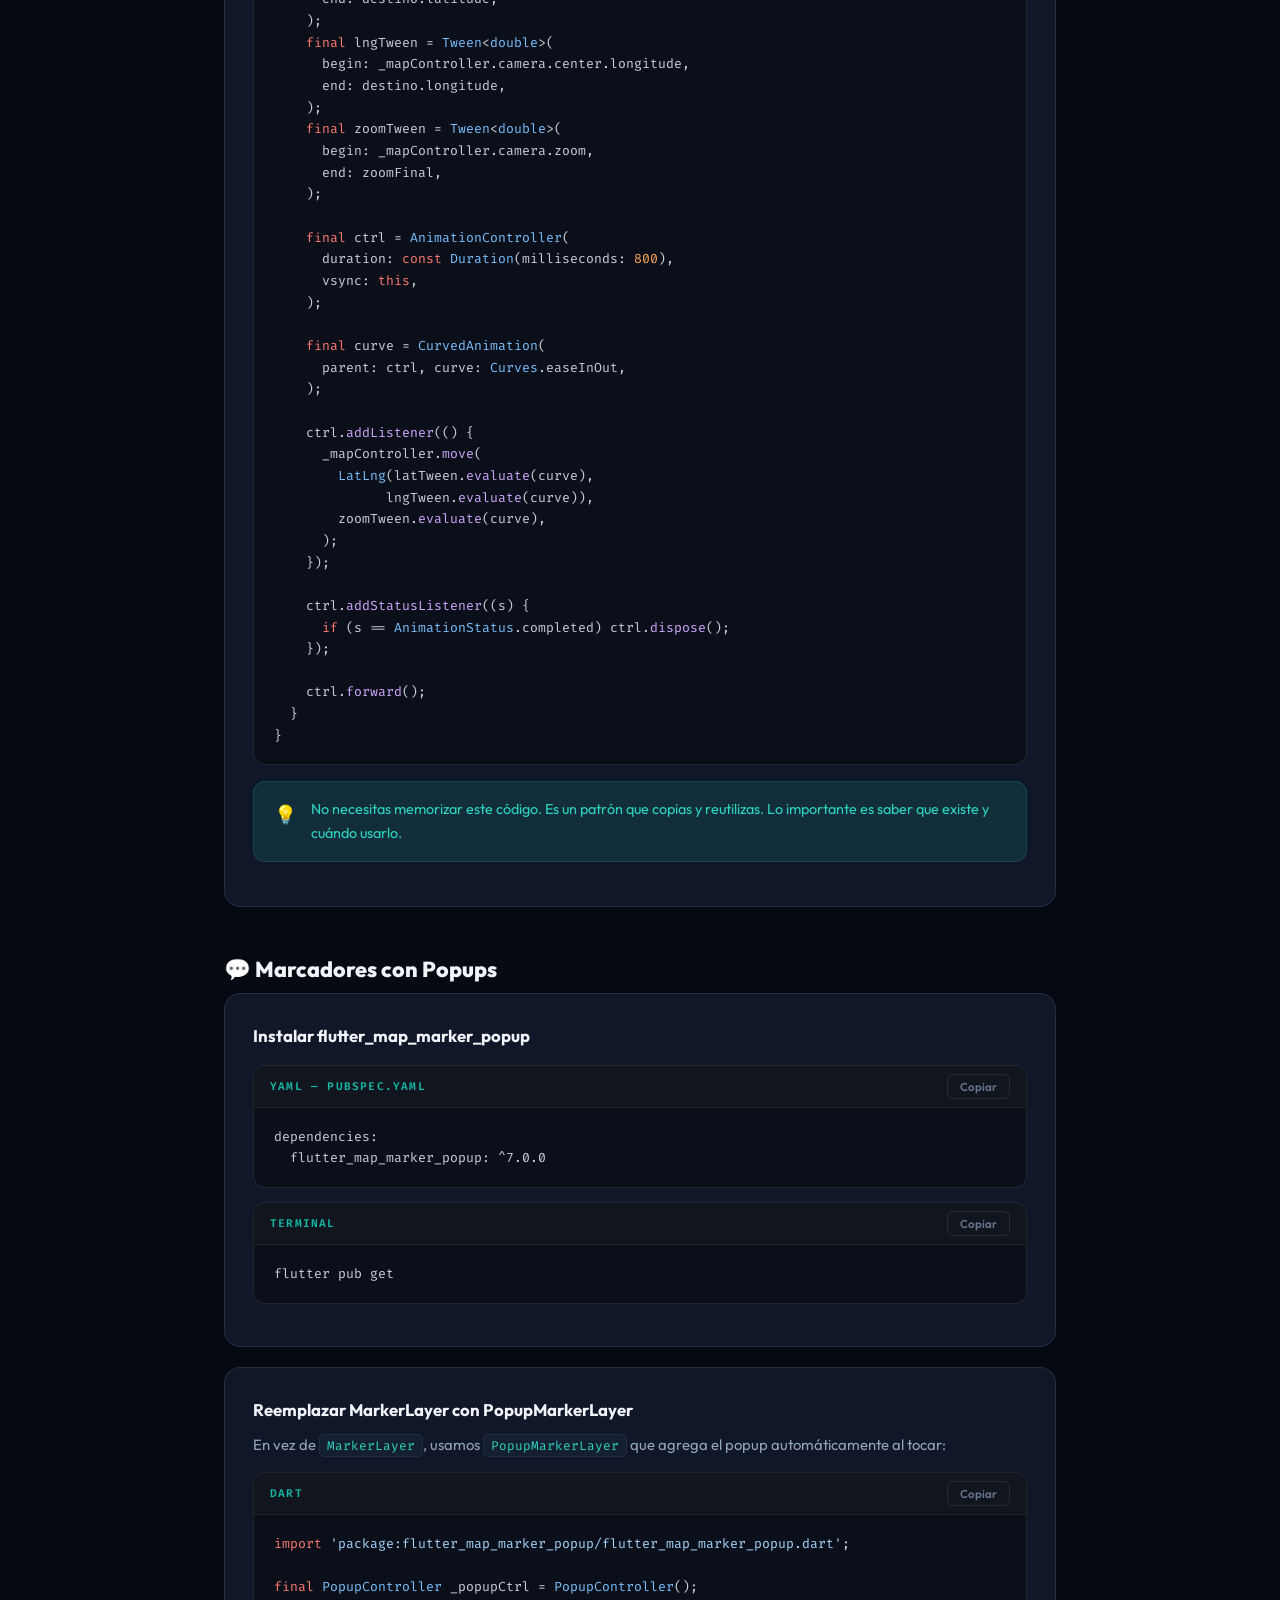
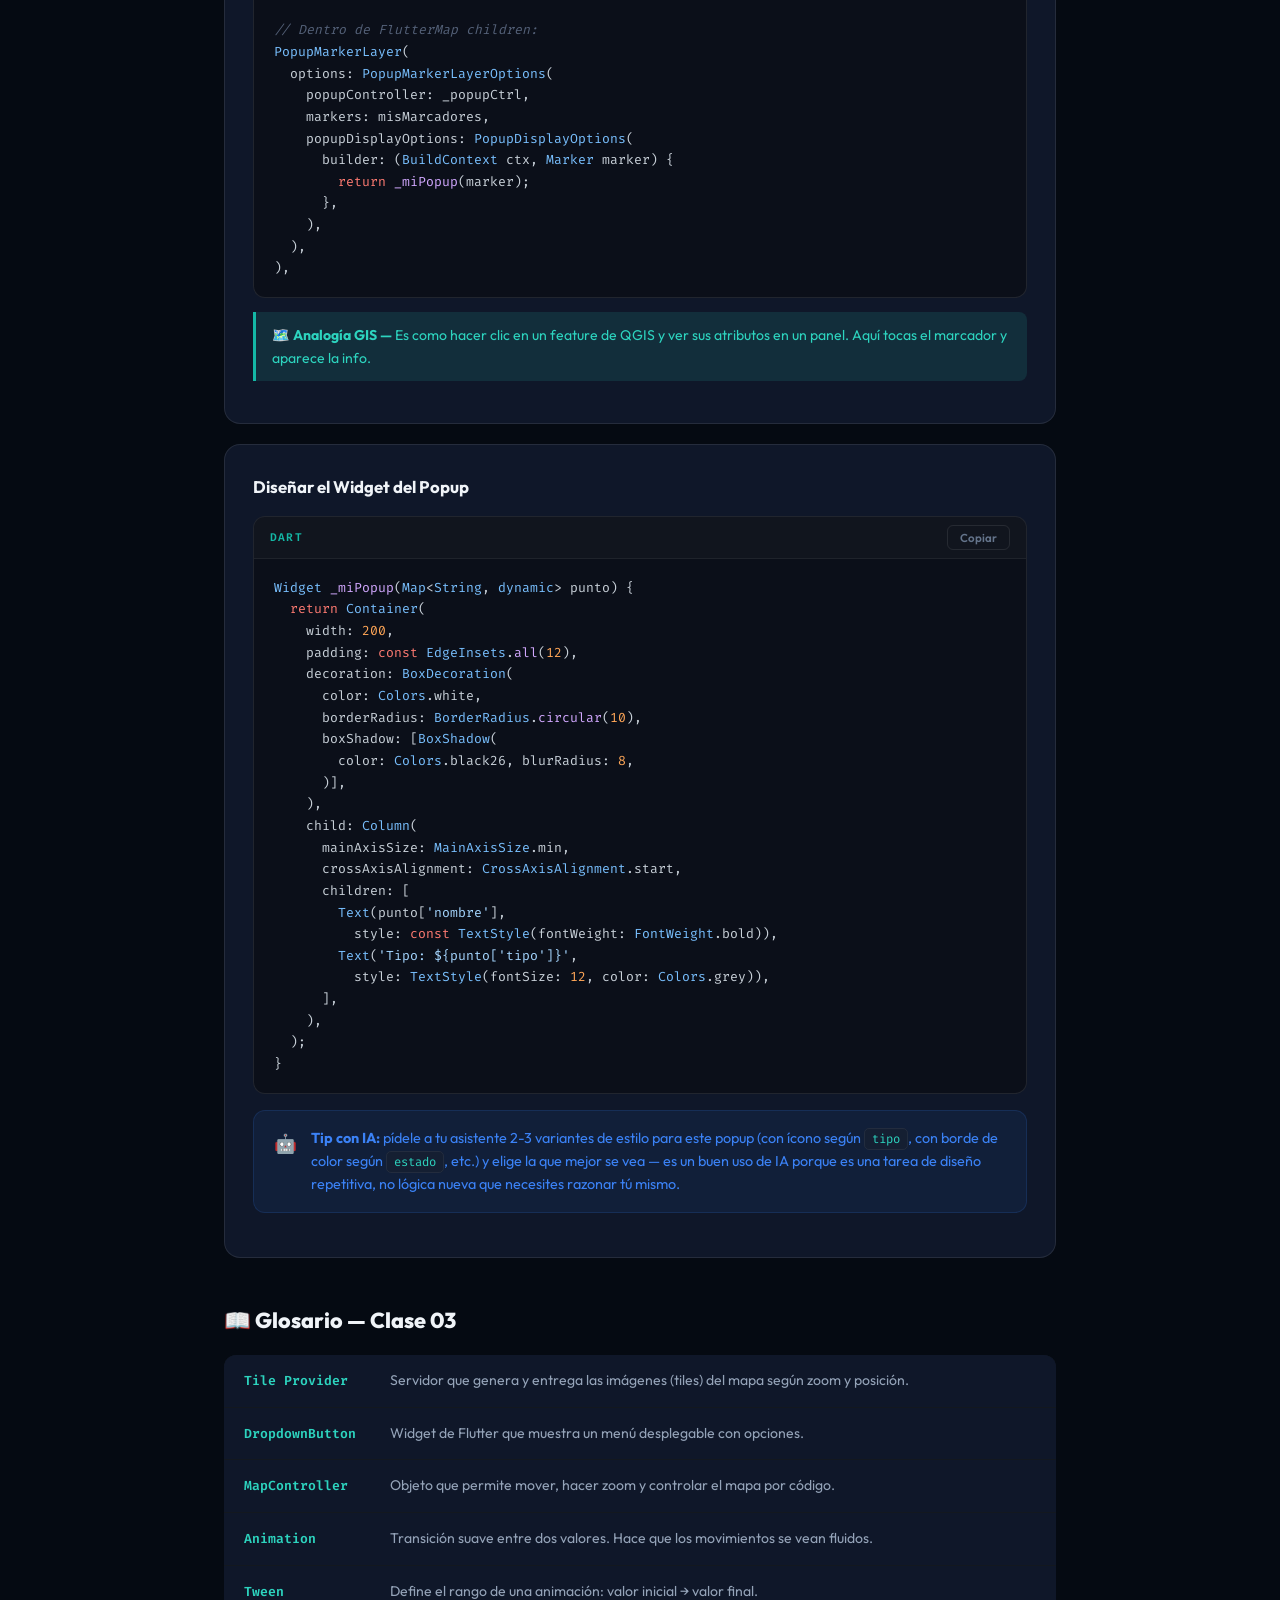
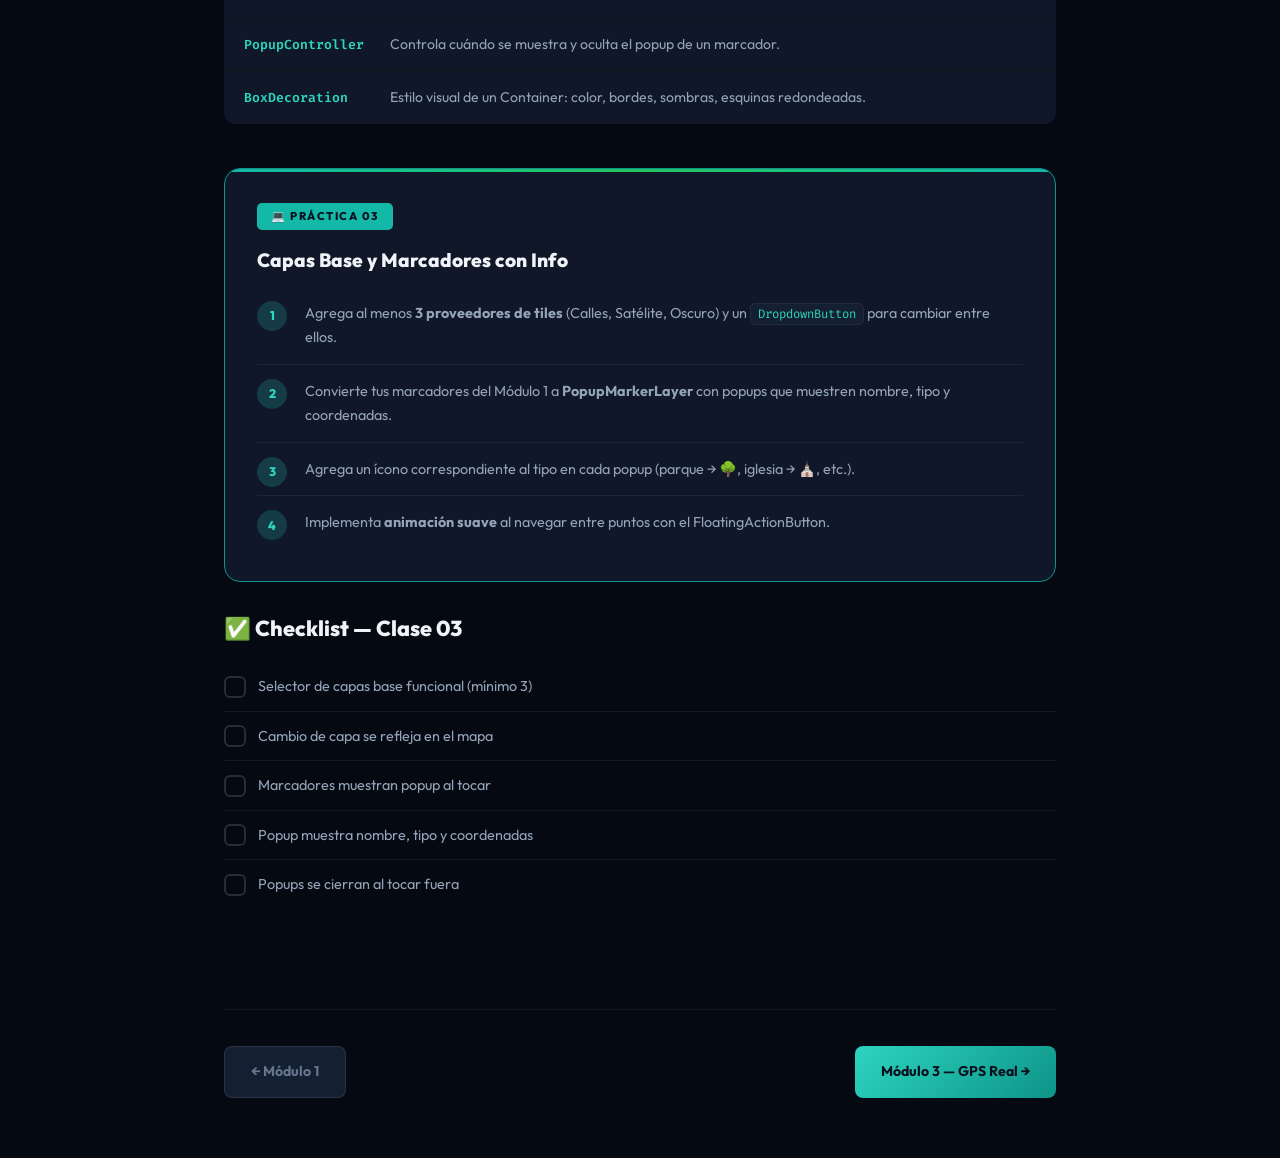
<file: modulo-02/index.html>
<!DOCTYPE html>
<html lang="es">
<head>
  <meta charset="UTF-8">
  <meta name="viewport" content="width=device-width, initial-scale=1.0">
  <title>Módulo 2 · Mapas Interactivos — ARTECLAB</title>
  <link rel="stylesheet" href="../css/course.css">
  <link rel="icon" href="../img/logo-arteclab.png" type="image/png">
</head>
<body>
<div class="site-wrapper">

  <header class="topbar">
    <div class="topbar-inner">
      <a href="../index.html" class="topbar-brand">
        <img src="../img/logo-arteclab.png" alt="ARTECLAB">
        <span>/</span>
        <span class="brand-course">Flutter GIS</span>
      </a>
      <nav class="topbar-nav">
        <a href="../index.html">Inicio</a>
        <a href="../modulo-01/index.html">Módulo 1</a>
        <a href="index.html" class="active">Módulo 2</a>
      </nav>
    </div>
  </header>

  <main class="container">

    <div class="mod-header">
      <span class="mod-chip">Módulo 2 de 5</span>
      <h1 class="mod-title">Mapas Interactivos<br>& Capas Base 🗺️</h1>
      <p class="mod-desc">Selector de capas base, marcadores con popups, polilíneas, polígonos y eventos de interacción sobre el mapa.</p>
      <div class="mod-stats">
        <span class="mod-stat">📅 Clases 3 y 4</span>
        <span class="mod-stat">⏱️ 4 horas</span>
        <span class="mod-stat">🎯 Básico-Intermedio</span>
      </div>
    </div>

    <div class="tabs">
      <button class="tab-btn active" data-target="t-clase03">Clase 03 — Capas y Popups</button>
      <button class="tab-btn" data-target="t-clase04">Clase 04 — Geometrías y Eventos</button>
      <button class="tab-btn" data-target="t-quiz2">📝 Cuestionario</button>
    </div>

    <!-- ═══════════════════════════════════════════════════════
         CLASE 03
         ═══════════════════════════════════════════════════════ -->
    <div id="t-clase03" class="tab-panel active">

      <div class="sec">
        <h2 class="sec-heading">🎯 Objetivo</h2>
        <p class="sec-lead">Implementar un selector de capas base (calles, satélite, terreno), controlar la cámara con animaciones, y crear marcadores que muestren información al tocarlos.</p>
      </div>

      <!-- Capas base -->
      <div class="sec">
        <h2 class="sec-heading">🗺️ Múltiples Capas Base</h2>
        <p class="sec-lead">En QGIS cambias entre mapas base con un clic. En Flutter, cambias la URL de los tiles.</p>

        <div class="card">
          <div class="card-title">Proveedores de Tiles Gratuitos</div>
          <p>Cada proveedor genera los tiles (imágenes cuadradas del mapa) con un estilo diferente. Definimos las URLs como constantes para reutilizarlas:</p>
          <div class="codeblock">
            <div class="codeblock-bar"><span class="codeblock-lang">Dart</span><button class="codeblock-copy">Copiar</button></div>
            <pre><span class="hl-kw">class</span> <span class="hl-tp">TileProviders</span> {
  <span class="hl-kw">static const</span> <span class="hl-tp">String</span> osm =
    <span class="hl-st">'https://tile.openstreetmap.org/{z}/{x}/{y}.png'</span>;

  <span class="hl-kw">static const</span> <span class="hl-tp">String</span> satelite =
    <span class="hl-st">'https://server.arcgisonline.com/ArcGIS/rest/services/World_Imagery/MapServer/tile/{z}/{y}/{x}'</span>;

  <span class="hl-kw">static const</span> <span class="hl-tp">String</span> terreno =
    <span class="hl-st">'https://server.arcgisonline.com/ArcGIS/rest/services/World_Topo_Map/MapServer/tile/{z}/{y}/{x}'</span>;

  <span class="hl-kw">static const</span> <span class="hl-tp">String</span> oscuro =
    <span class="hl-st">'https://basemaps.cartocdn.com/dark_all/{z}/{x}/{y}@2x.png'</span>;
}</pre>
          </div>
          <div class="gis-analogy">Es como tener varios mapas base en QGIS (OSM, Google, Bing) y cambiar entre ellos desde el panel de capas.</div>
        </div>

        <div class="card">
          <div class="card-title">Selector con DropdownButton</div>
          <p>Necesitamos una variable de estado para controlar qué capa está activa, y un widget para que el usuario elija:</p>
          <div class="codeblock">
            <div class="codeblock-bar"><span class="codeblock-lang">Dart</span><button class="codeblock-copy">Copiar</button></div>
            <pre><span class="hl-cm">// Variables de estado</span>
<span class="hl-tp">String</span> _urlCapaActiva = TileProviders.osm;
<span class="hl-tp">String</span> _nombreCapa = <span class="hl-st">'Calles'</span>;

<span class="hl-kw">final</span> <span class="hl-tp">Map</span>&lt;<span class="hl-tp">String</span>, <span class="hl-tp">String</span>&gt; _capas = {
  <span class="hl-st">'Calles'</span>:    TileProviders.osm,
  <span class="hl-st">'Satélite'</span>: TileProviders.satelite,
  <span class="hl-st">'Terreno'</span>:  TileProviders.terreno,
  <span class="hl-st">'Oscuro'</span>:   TileProviders.oscuro,
};

<span class="hl-kw">void</span> <span class="hl-fn">_cambiarCapa</span>(<span class="hl-tp">String</span> nombre, <span class="hl-tp">String</span> url) {
  <span class="hl-fn">setState</span>(() {
    _nombreCapa = nombre;
    _urlCapaActiva = url;
  });
}</pre>
          </div>
          <div class="callout callout--warn">
            <span class="callout-icon">⚠️</span>
            <div>Si olvidas el <code>setState()</code>, la variable cambia pero Flutter no redibuja el mapa. Siempre que modifiques el estado visual, envuélvelo en <code>setState()</code>.</div>
          </div>
        </div>

        <div class="card">
          <div class="card-title">TileLayer dinámico</div>
          <p>Ahora el TileLayer usa la variable en vez de una URL fija:</p>
          <div class="codeblock">
            <div class="codeblock-bar"><span class="codeblock-lang">Dart</span><button class="codeblock-copy">Copiar</button></div>
            <pre><span class="hl-tp">TileLayer</span>(
  urlTemplate: _urlCapaActiva,  <span class="hl-cm">// ← Dinámico</span>
  userAgentPackageName: <span class="hl-st">'com.example.geo_collect'</span>,
)</pre>
          </div>
        </div>
      </div>

      <!-- Cámara -->
      <div class="sec">
        <h2 class="sec-heading">🎥 Control de Cámara</h2>

        <div class="card">
          <div class="card-title">Mover el mapa programáticamente</div>
          <div class="codeblock">
            <div class="codeblock-bar"><span class="codeblock-lang">Dart</span><button class="codeblock-copy">Copiar</button></div>
            <pre><span class="hl-cm">// Movimiento instantáneo</span>
_mapController.<span class="hl-fn">move</span>(nuevoLatLng, <span class="hl-nm">16.0</span>);

<span class="hl-cm">// Leer posición actual</span>
<span class="hl-tp">LatLng</span> centro = _mapController.camera.center;
<span class="hl-tp">double</span> zoom = _mapController.camera.zoom;</pre>
          </div>
        </div>

        <div class="card">
          <div class="card-title">Animaciones suaves</div>
          <p>Para que el mapa se mueva suavemente (como Google Maps), necesitamos animaciones. Primero, agrega <code>TickerProviderStateMixin</code> al State:</p>
          <div class="codeblock">
            <div class="codeblock-bar"><span class="codeblock-lang">Dart</span><button class="codeblock-copy">Copiar</button></div>
            <pre><span class="hl-kw">class</span> <span class="hl-tp">_MapaScreenState</span> <span class="hl-kw">extends</span> <span class="hl-tp">State</span>&lt;<span class="hl-tp">MapaScreen</span>&gt;
    <span class="hl-kw">with</span> <span class="hl-tp">TickerProviderStateMixin</span> {

  <span class="hl-kw">void</span> <span class="hl-fn">_animarHacia</span>(<span class="hl-tp">LatLng</span> destino, <span class="hl-tp">double</span> zoomFinal) {
    <span class="hl-kw">final</span> latTween = <span class="hl-tp">Tween</span>&lt;<span class="hl-tp">double</span>&gt;(
      begin: _mapController.camera.center.latitude,
      end: destino.latitude,
    );
    <span class="hl-kw">final</span> lngTween = <span class="hl-tp">Tween</span>&lt;<span class="hl-tp">double</span>&gt;(
      begin: _mapController.camera.center.longitude,
      end: destino.longitude,
    );
    <span class="hl-kw">final</span> zoomTween = <span class="hl-tp">Tween</span>&lt;<span class="hl-tp">double</span>&gt;(
      begin: _mapController.camera.zoom,
      end: zoomFinal,
    );

    <span class="hl-kw">final</span> ctrl = <span class="hl-tp">AnimationController</span>(
      duration: <span class="hl-kw">const</span> <span class="hl-tp">Duration</span>(milliseconds: <span class="hl-nm">800</span>),
      vsync: <span class="hl-kw">this</span>,
    );

    <span class="hl-kw">final</span> curve = <span class="hl-tp">CurvedAnimation</span>(
      parent: ctrl, curve: <span class="hl-tp">Curves</span>.easeInOut,
    );

    ctrl.<span class="hl-fn">addListener</span>(() {
      _mapController.<span class="hl-fn">move</span>(
        <span class="hl-tp">LatLng</span>(latTween.<span class="hl-fn">evaluate</span>(curve),
              lngTween.<span class="hl-fn">evaluate</span>(curve)),
        zoomTween.<span class="hl-fn">evaluate</span>(curve),
      );
    });

    ctrl.<span class="hl-fn">addStatusListener</span>((s) {
      <span class="hl-kw">if</span> (s == <span class="hl-tp">AnimationStatus</span>.completed) ctrl.<span class="hl-fn">dispose</span>();
    });

    ctrl.<span class="hl-fn">forward</span>();
  }
}</pre>
          </div>
          <div class="callout callout--tip">
            <span class="callout-icon">💡</span>
            <div>No necesitas memorizar este código. Es un patrón que copias y reutilizas. Lo importante es saber que existe y cuándo usarlo.</div>
          </div>
        </div>
      </div>

      <!-- Popups -->
      <div class="sec">
        <h2 class="sec-heading">💬 Marcadores con Popups</h2>

        <div class="card">
          <div class="card-title">Instalar flutter_map_marker_popup</div>
          <div class="codeblock">
            <div class="codeblock-bar"><span class="codeblock-lang">yaml — pubspec.yaml</span><button class="codeblock-copy">Copiar</button></div>
            <pre>dependencies:
  flutter_map_marker_popup: ^7.0.0</pre>
          </div>
          <div class="codeblock">
            <div class="codeblock-bar"><span class="codeblock-lang">Terminal</span><button class="codeblock-copy">Copiar</button></div>
            <pre>flutter pub get</pre>
          </div>
        </div>

        <div class="card">
          <div class="card-title">Reemplazar MarkerLayer con PopupMarkerLayer</div>
          <p>En vez de <code>MarkerLayer</code>, usamos <code>PopupMarkerLayer</code> que agrega el popup automáticamente al tocar:</p>
          <div class="codeblock">
            <div class="codeblock-bar"><span class="codeblock-lang">Dart</span><button class="codeblock-copy">Copiar</button></div>
            <pre><span class="hl-kw">import</span> <span class="hl-st">'package:flutter_map_marker_popup/flutter_map_marker_popup.dart'</span>;

<span class="hl-kw">final</span> <span class="hl-tp">PopupController</span> _popupCtrl = <span class="hl-tp">PopupController</span>();

<span class="hl-cm">// Dentro de FlutterMap children:</span>
<span class="hl-tp">PopupMarkerLayer</span>(
  options: <span class="hl-tp">PopupMarkerLayerOptions</span>(
    popupController: _popupCtrl,
    markers: misMarcadores,
    popupDisplayOptions: <span class="hl-tp">PopupDisplayOptions</span>(
      builder: (<span class="hl-tp">BuildContext</span> ctx, <span class="hl-tp">Marker</span> marker) {
        <span class="hl-kw">return</span> <span class="hl-fn">_miPopup</span>(marker);
      },
    ),
  ),
),</pre>
          </div>
          <div class="gis-analogy">Es como hacer clic en un feature de QGIS y ver sus atributos en un panel. Aquí tocas el marcador y aparece la info.</div>
        </div>

        <div class="card">
          <div class="card-title">Diseñar el Widget del Popup</div>
          <div class="codeblock">
            <div class="codeblock-bar"><span class="codeblock-lang">Dart</span><button class="codeblock-copy">Copiar</button></div>
            <pre><span class="hl-tp">Widget</span> <span class="hl-fn">_miPopup</span>(<span class="hl-tp">Map</span>&lt;<span class="hl-tp">String</span>, <span class="hl-tp">dynamic</span>&gt; punto) {
  <span class="hl-kw">return</span> <span class="hl-tp">Container</span>(
    width: <span class="hl-nm">200</span>,
    padding: <span class="hl-kw">const</span> <span class="hl-tp">EdgeInsets</span>.<span class="hl-fn">all</span>(<span class="hl-nm">12</span>),
    decoration: <span class="hl-tp">BoxDecoration</span>(
      color: <span class="hl-tp">Colors</span>.white,
      borderRadius: <span class="hl-tp">BorderRadius</span>.<span class="hl-fn">circular</span>(<span class="hl-nm">10</span>),
      boxShadow: [<span class="hl-tp">BoxShadow</span>(
        color: <span class="hl-tp">Colors</span>.black26, blurRadius: <span class="hl-nm">8</span>,
      )],
    ),
    child: <span class="hl-tp">Column</span>(
      mainAxisSize: <span class="hl-tp">MainAxisSize</span>.min,
      crossAxisAlignment: <span class="hl-tp">CrossAxisAlignment</span>.start,
      children: [
        <span class="hl-tp">Text</span>(punto[<span class="hl-st">'nombre'</span>],
          style: <span class="hl-kw">const</span> <span class="hl-tp">TextStyle</span>(fontWeight: <span class="hl-tp">FontWeight</span>.bold)),
        <span class="hl-tp">Text</span>(<span class="hl-st">'Tipo: ${punto['tipo']}'</span>,
          style: <span class="hl-tp">TextStyle</span>(fontSize: <span class="hl-nm">12</span>, color: <span class="hl-tp">Colors</span>.grey)),
      ],
    ),
  );
}</pre>
          </div>

          <div class="callout callout--info">
            <span class="callout-icon">🤖</span>
            <div><strong>Tip con IA:</strong> pídele a tu asistente 2-3 variantes de estilo para este popup (con ícono según <code>tipo</code>, con borde de color según <code>estado</code>, etc.) y elige la que mejor se vea — es un buen uso de IA porque es una tarea de diseño repetitiva, no lógica nueva que necesites razonar tú mismo.</div>
          </div>
        </div>
      </div>

      <!-- Glosario -->
      <div class="sec">
        <h2 class="sec-heading">📖 Glosario — Clase 03</h2>
        <div class="glossary">
          <div class="glossary-item"><span class="glossary-term">Tile Provider</span><span class="glossary-def">Servidor que genera y entrega las imágenes (tiles) del mapa según zoom y posición.</span></div>
          <div class="glossary-item"><span class="glossary-term">DropdownButton</span><span class="glossary-def">Widget de Flutter que muestra un menú desplegable con opciones.</span></div>
          <div class="glossary-item"><span class="glossary-term">MapController</span><span class="glossary-def">Objeto que permite mover, hacer zoom y controlar el mapa por código.</span></div>
          <div class="glossary-item"><span class="glossary-term">Animation</span><span class="glossary-def">Transición suave entre dos valores. Hace que los movimientos se vean fluidos.</span></div>
          <div class="glossary-item"><span class="glossary-term">Tween</span><span class="glossary-def">Define el rango de una animación: valor inicial → valor final.</span></div>
          <div class="glossary-item"><span class="glossary-term">PopupController</span><span class="glossary-def">Controla cuándo se muestra y oculta el popup de un marcador.</span></div>
          <div class="glossary-item"><span class="glossary-term">BoxDecoration</span><span class="glossary-def">Estilo visual de un Container: color, bordes, sombras, esquinas redondeadas.</span></div>
        </div>
      </div>

      <!-- Práctica -->
      <div class="practice">
        <span class="practice-chip">💻 Práctica 03</span>
        <div class="practice-title">Capas Base y Marcadores con Info</div>
        <ol class="practice-steps">
          <li>Agrega al menos <strong>3 proveedores de tiles</strong> (Calles, Satélite, Oscuro) y un <code>DropdownButton</code> para cambiar entre ellos.</li>
          <li>Convierte tus marcadores del Módulo 1 a <strong>PopupMarkerLayer</strong> con popups que muestren nombre, tipo y coordenadas.</li>
          <li>Agrega un ícono correspondiente al tipo en cada popup (parque → 🌳, iglesia → ⛪, etc.).</li>
          <li>Implementa <strong>animación suave</strong> al navegar entre puntos con el FloatingActionButton.</li>
        </ol>
      </div>

      <div class="sec">
        <h2 class="sec-heading">✅ Checklist — Clase 03</h2>
        <ul class="checklist">
          <li><span class="ck-box"></span> Selector de capas base funcional (mínimo 3)</li>
          <li><span class="ck-box"></span> Cambio de capa se refleja en el mapa</li>
          <li><span class="ck-box"></span> Marcadores muestran popup al tocar</li>
          <li><span class="ck-box"></span> Popup muestra nombre, tipo y coordenadas</li>
          <li><span class="ck-box"></span> Popups se cierran al tocar fuera</li>
        </ul>
      </div>
    </div>

    <!-- ═══════════════════════════════════════════════════════
         CLASE 04
         ═══════════════════════════════════════════════════════ -->
    <div id="t-clase04" class="tab-panel">

      <div class="sec">
        <h2 class="sec-heading">🎯 Objetivo</h2>
        <p class="sec-lead">Dibujar polilíneas y polígonos sobre el mapa, capturar eventos de toque del usuario, y mostrar coordenadas en tiempo real.</p>
      </div>

      <!-- Polilíneas -->
      <div class="sec">
        <h2 class="sec-heading">📏 Polilíneas — Rutas y Caminos</h2>
        <p class="sec-lead">Una polilínea conecta puntos con líneas. En GIS: rutas, ríos, carreteras.</p>

        <div class="card">
          <div class="card-title">Dibujar una ruta</div>
          <div class="codeblock">
            <div class="codeblock-bar"><span class="codeblock-lang">Dart</span><button class="codeblock-copy">Copiar</button></div>
            <pre><span class="hl-cm">// Puntos de una ruta real (busca los tuyos en Google Maps)</span>
<span class="hl-kw">final</span> <span class="hl-tp">List</span>&lt;<span class="hl-tp">LatLng</span>&gt; _miRuta = [
  <span class="hl-kw">const</span> <span class="hl-tp">LatLng</span>(-<span class="hl-nm">17.3935</span>, -<span class="hl-nm">66.1570</span>),  <span class="hl-cm">// Punto A</span>
  <span class="hl-kw">const</span> <span class="hl-tp">LatLng</span>(-<span class="hl-nm">17.3940</span>, -<span class="hl-nm">66.1530</span>),  <span class="hl-cm">// Punto B</span>
  <span class="hl-kw">const</span> <span class="hl-tp">LatLng</span>(-<span class="hl-nm">17.3960</span>, -<span class="hl-nm">66.1510</span>),  <span class="hl-cm">// Punto C</span>
];

<span class="hl-cm">// Dentro de FlutterMap children:</span>
<span class="hl-tp">PolylineLayer</span>(
  polylines: [
    <span class="hl-tp">Polyline</span>(
      points: _miRuta,
      color: <span class="hl-tp">Colors</span>.blue,
      strokeWidth: <span class="hl-nm">4.0</span>,
    ),
  ],
),</pre>
          </div>
          <div class="gis-analogy">Digitalizar una línea en QGIS: clic, clic, clic → se conectan los puntos. Aquí defines las coordenadas y Flutter dibuja la línea.</div>
        </div>
      </div>

      <!-- Polígonos -->
      <div class="sec">
        <h2 class="sec-heading">⬡ Polígonos — Áreas y Zonas</h2>

        <div class="card">
          <div class="card-title">Dibujar una zona de estudio</div>
          <div class="codeblock">
            <div class="codeblock-bar"><span class="codeblock-lang">Dart</span><button class="codeblock-copy">Copiar</button></div>
            <pre><span class="hl-kw">final</span> <span class="hl-tp">List</span>&lt;<span class="hl-tp">LatLng</span>&gt; _zona = [
  <span class="hl-kw">const</span> <span class="hl-tp">LatLng</span>(-<span class="hl-nm">17.390</span>, -<span class="hl-nm">66.160</span>),
  <span class="hl-kw">const</span> <span class="hl-tp">LatLng</span>(-<span class="hl-nm">17.390</span>, -<span class="hl-nm">66.148</span>),
  <span class="hl-kw">const</span> <span class="hl-tp">LatLng</span>(-<span class="hl-nm">17.400</span>, -<span class="hl-nm">66.148</span>),
  <span class="hl-kw">const</span> <span class="hl-tp">LatLng</span>(-<span class="hl-nm">17.400</span>, -<span class="hl-nm">66.160</span>),
];

<span class="hl-tp">PolygonLayer</span>(
  polygons: [
    <span class="hl-tp">Polygon</span>(
      points: _zona,
      color: <span class="hl-tp">Colors</span>.teal.<span class="hl-fn">withOpacity</span>(<span class="hl-nm">0.2</span>),
      borderColor: <span class="hl-tp">Colors</span>.teal,
      borderStrokeWidth: <span class="hl-nm">2.0</span>,
      isFilled: <span class="hl-kw">true</span>,
    ),
  ],
),</pre>
          </div>
          <div class="callout callout--tip">
            <span class="callout-icon">💡</span>
            <div>Usa <code>withOpacity(0.2)</code> para que el relleno sea semi-transparente y puedas ver el mapa base debajo — igual que la transparencia de capas en QGIS.</div>
          </div>
        </div>
      </div>

      <!-- Eventos -->
      <div class="sec">
        <h2 class="sec-heading">👆 Eventos de Interacción</h2>

        <div class="card">
          <div class="card-title">onTap, onLongPress, onPositionChanged</div>
          <div class="codeblock">
            <div class="codeblock-bar"><span class="codeblock-lang">Dart</span><button class="codeblock-copy">Copiar</button></div>
            <pre><span class="hl-tp">MapOptions</span>(
  initialCenter: _centro,
  initialZoom: <span class="hl-nm">14</span>,

  <span class="hl-cm">// Toque simple → mostrar coordenadas</span>
  onTap: (tapPos, latLng) {
    <span class="hl-fn">print</span>(<span class="hl-st">'Tap en: $latLng'</span>);
  },

  <span class="hl-cm">// Toque largo → agregar marcador</span>
  onLongPress: (tapPos, latLng) {
    <span class="hl-fn">_agregarPunto</span>(latLng);
  },

  <span class="hl-cm">// Al mover el mapa → actualizar barra</span>
  onPositionChanged: (camera, hasGesture) {
    <span class="hl-fn">setState</span>(() {
      _zoomActual = camera.zoom;
      _centroActual = camera.center;
    });
  },
),</pre>
          </div>
        </div>

        <div class="card">
          <div class="card-title">Agregar marcadores donde toca el usuario</div>
          <div class="codeblock">
            <div class="codeblock-bar"><span class="codeblock-lang">Dart</span><button class="codeblock-copy">Copiar</button></div>
            <pre><span class="hl-tp">List</span>&lt;<span class="hl-tp">LatLng</span>&gt; _misMarkers = [];

<span class="hl-kw">void</span> <span class="hl-fn">_agregarPunto</span>(<span class="hl-tp">LatLng</span> pos) {
  <span class="hl-fn">setState</span>(() {
    _misMarkers.<span class="hl-fn">add</span>(pos);
  });
}

<span class="hl-cm">// En FlutterMap children:</span>
<span class="hl-tp">MarkerLayer</span>(
  markers: _misMarkers.<span class="hl-fn">map</span>((p) {
    <span class="hl-kw">return</span> <span class="hl-tp">Marker</span>(
      point: p, width: <span class="hl-nm">30</span>, height: <span class="hl-nm">30</span>,
      child: <span class="hl-kw">const</span> <span class="hl-tp">Icon</span>(<span class="hl-tp">Icons</span>.push_pin,
        color: <span class="hl-tp">Colors</span>.purple, size: <span class="hl-nm">28</span>),
    );
  }).<span class="hl-fn">toList</span>(),
),</pre>
          </div>
          <div class="gis-analogy">Esto es captura de puntos en campo: el usuario toca dónde quiere registrar un punto y se agrega al mapa. En el Módulo 5 le agregaremos formulario de atributos.</div>
        </div>
      </div>

      <!-- Glosario -->
      <div class="sec">
        <h2 class="sec-heading">📖 Glosario — Clase 04</h2>
        <div class="glossary">
          <div class="glossary-item"><span class="glossary-term">Polyline</span><span class="glossary-def">Secuencia de puntos conectados por segmentos de línea. Representa rutas, ríos, carreteras.</span></div>
          <div class="glossary-item"><span class="glossary-term">Polygon</span><span class="glossary-def">Área cerrada definida por vértices. Representa municipios, parcelas, zonas de estudio.</span></div>
          <div class="glossary-item"><span class="glossary-term">onTap</span><span class="glossary-def">Evento que se dispara al tocar brevemente el mapa. Recibe la posición en LatLng.</span></div>
          <div class="glossary-item"><span class="glossary-term">onLongPress</span><span class="glossary-def">Evento al mantener presionado el mapa. Ideal para agregar puntos.</span></div>
          <div class="glossary-item"><span class="glossary-term">onPositionChanged</span><span class="glossary-def">Se ejecuta cada vez que el mapa se mueve o hace zoom. Útil para actualizar info en tiempo real.</span></div>
          <div class="glossary-item"><span class="glossary-term">withOpacity()</span><span class="glossary-def">Método que aplica transparencia a un color. 0.0 = invisible, 1.0 = sólido.</span></div>
          <div class="glossary-item"><span class="glossary-term">SnackBar</span><span class="glossary-def">Barra de mensaje temporal que aparece abajo de la pantalla.</span></div>
        </div>
      </div>

      <!-- Práctica -->
      <div class="practice">
        <span class="practice-chip">💻 Práctica 04</span>
        <div class="practice-title">Geometrías y Eventos</div>
        <ol class="practice-steps">
          <li>Dibuja una <strong>polilínea</strong> con al menos 4 puntos reales de tu ciudad (una ruta que conozcas).</li>
          <li>Dibuja un <strong>polígono</strong> semi-transparente representando un parque o barrio.</li>
          <li>Implementa <strong>onLongPress</strong> para agregar marcadores púrpuras donde el usuario mantiene presionado.</li>
          <li>Agrega <strong>onPositionChanged</strong> para mostrar coordenadas del centro y zoom en la barra inferior.</li>
          <li>Agrega un botón <strong>"Limpiar"</strong> en el AppBar que elimine los marcadores del usuario.</li>
        </ol>
      </div>

      <div class="challenge">
        <span class="challenge-chip">🚀 Reto Extra — Dibujo Libre</span>
        <div class="card-title" style="color:var(--text-primary); margin-bottom:8px;">Modo dibujo sobre el mapa</div>
        <p style="font-size:0.9rem;">Implementa un botón que active/desactive un "modo dibujo". Cuando está activo, cada tap agrega un punto a una polilínea que se va dibujando en tiempo real. Otro botón cierra la polilínea convirtiéndola en polígono.</p>
      </div>

      <div class="sec">
        <h2 class="sec-heading">✅ Checklist — Clase 04</h2>
        <ul class="checklist">
          <li><span class="ck-box"></span> Polilínea con puntos reales de mi ciudad</li>
          <li><span class="ck-box"></span> Polígono semi-transparente visible</li>
          <li><span class="ck-box"></span> onLongPress agrega marcadores</li>
          <li><span class="ck-box"></span> Barra inferior con coordenadas en tiempo real</li>
          <li><span class="ck-box"></span> Botón limpiar funcional</li>
        </ul>
      </div>
    </div>

    <!-- ═══════════════════════════════════════════════════════
         CUESTIONARIO
         ═══════════════════════════════════════════════════════ -->
    <div id="t-quiz2" class="tab-panel">

      <div class="sec">
        <h2 class="sec-heading">📝 Autoevaluación — Módulo 2</h2>
        <p class="sec-lead">Verifica tu comprensión de capas, popups, geometrías y eventos.</p>
      </div>

      <div class="quiz">
        <div class="quiz-heading">🧠 Cuestionario — 8 preguntas</div>

        <div class="quiz-q" data-qi="1" data-ans="c" data-explain="Cambiar la URL del TileLayer cambia la fuente de tiles del mapa.">
          <p class="quiz-q-text"><span class="quiz-q-num">1.</span> ¿Cómo cambias la capa base del mapa en flutter_map?</p>
          <div class="quiz-opts">
            <div class="quiz-opt" data-val="a"><span class="quiz-dot"></span> Instalando un plugin diferente</div>
            <div class="quiz-opt" data-val="b"><span class="quiz-dot"></span> Creando un nuevo FlutterMap</div>
            <div class="quiz-opt" data-val="c"><span class="quiz-dot"></span> Cambiando la URL del TileLayer</div>
            <div class="quiz-opt" data-val="d"><span class="quiz-dot"></span> Reiniciando la app</div>
          </div>
          <div class="quiz-fb"></div>
        </div>

        <div class="quiz-q" data-qi="2" data-ans="b" data-explain="setState() notifica a Flutter que debe redibujar la interfaz.">
          <p class="quiz-q-text"><span class="quiz-q-num">2.</span> ¿Por qué necesitas setState() al cambiar la capa activa?</p>
          <div class="quiz-opts">
            <div class="quiz-opt" data-val="a"><span class="quiz-dot"></span> Para descargar los nuevos tiles</div>
            <div class="quiz-opt" data-val="b"><span class="quiz-dot"></span> Para que Flutter redibuje el mapa con la nueva URL</div>
            <div class="quiz-opt" data-val="c"><span class="quiz-dot"></span> Para guardar la preferencia del usuario</div>
            <div class="quiz-opt" data-val="d"><span class="quiz-dot"></span> No es necesario</div>
          </div>
          <div class="quiz-fb"></div>
        </div>

        <div class="quiz-q" data-qi="3" data-ans="a" data-explain="MapController permite mover, hacer zoom y controlar el mapa desde código.">
          <p class="quiz-q-text"><span class="quiz-q-num">3.</span> ¿Para qué sirve MapController?</p>
          <div class="quiz-opts">
            <div class="quiz-opt" data-val="a"><span class="quiz-dot"></span> Mover y controlar el mapa por código</div>
            <div class="quiz-opt" data-val="b"><span class="quiz-dot"></span> Dibujar polígonos</div>
            <div class="quiz-opt" data-val="c"><span class="quiz-dot"></span> Conectar con GeoServer</div>
            <div class="quiz-opt" data-val="d"><span class="quiz-dot"></span> Gestionar permisos de Android</div>
          </div>
          <div class="quiz-fb"></div>
        </div>

        <div class="quiz-q" data-qi="4" data-ans="d" data-explain="Una Polyline conecta puntos con líneas — ideal para rutas y caminos.">
          <p class="quiz-q-text"><span class="quiz-q-num">4.</span> ¿Qué tipo de geometría usarías para representar una ruta de senderismo?</p>
          <div class="quiz-opts">
            <div class="quiz-opt" data-val="a"><span class="quiz-dot"></span> Polygon</div>
            <div class="quiz-opt" data-val="b"><span class="quiz-dot"></span> Marker</div>
            <div class="quiz-opt" data-val="c"><span class="quiz-dot"></span> TileLayer</div>
            <div class="quiz-opt" data-val="d"><span class="quiz-dot"></span> Polyline</div>
          </div>
          <div class="quiz-fb"></div>
        </div>

        <div class="quiz-q" data-qi="5" data-ans="b" data-explain="withOpacity() hace el relleno semi-transparente para ver el mapa debajo.">
          <p class="quiz-q-text"><span class="quiz-q-num">5.</span> ¿Cómo haces un polígono semi-transparente?</p>
          <div class="quiz-opts">
            <div class="quiz-opt" data-val="a"><span class="quiz-dot"></span> Usando isDotted: true</div>
            <div class="quiz-opt" data-val="b"><span class="quiz-dot"></span> Usando color con withOpacity()</div>
            <div class="quiz-opt" data-val="c"><span class="quiz-dot"></span> Usando borderColor</div>
            <div class="quiz-opt" data-val="d"><span class="quiz-dot"></span> No es posible</div>
          </div>
          <div class="quiz-fb"></div>
        </div>

        <div class="quiz-q" data-qi="6" data-ans="c" data-explain="onLongPress se activa al mantener presionado, ideal para agregar puntos.">
          <p class="quiz-q-text"><span class="quiz-q-num">6.</span> ¿Qué evento usarías para que el usuario agregue un marcador al mantener presionado?</p>
          <div class="quiz-opts">
            <div class="quiz-opt" data-val="a"><span class="quiz-dot"></span> onTap</div>
            <div class="quiz-opt" data-val="b"><span class="quiz-dot"></span> onPositionChanged</div>
            <div class="quiz-opt" data-val="c"><span class="quiz-dot"></span> onLongPress</div>
            <div class="quiz-opt" data-val="d"><span class="quiz-dot"></span> onZoom</div>
          </div>
          <div class="quiz-fb"></div>
        </div>

        <div class="quiz-q" data-qi="7" data-ans="a" data-explain="onPositionChanged se ejecuta cada vez que la cámara se mueve o cambia de zoom.">
          <p class="quiz-q-text"><span class="quiz-q-num">7.</span> ¿Cómo actualizas la barra inferior con las coordenadas del centro en tiempo real?</p>
          <div class="quiz-opts">
            <div class="quiz-opt" data-val="a"><span class="quiz-dot"></span> Con onPositionChanged + setState()</div>
            <div class="quiz-opt" data-val="b"><span class="quiz-dot"></span> Con un Timer que consulta cada segundo</div>
            <div class="quiz-opt" data-val="c"><span class="quiz-dot"></span> Con onTap</div>
            <div class="quiz-opt" data-val="d"><span class="quiz-dot"></span> No se puede en tiempo real</div>
          </div>
          <div class="quiz-fb"></div>
        </div>

        <div class="quiz-q" data-qi="8" data-ans="d" data-explain="TickerProviderStateMixin permite usar AnimationController para animaciones suaves.">
          <p class="quiz-q-text"><span class="quiz-q-num">8.</span> ¿Qué necesitas agregar al State para usar animaciones suaves del mapa?</p>
          <div class="quiz-opts">
            <div class="quiz-opt" data-val="a"><span class="quiz-dot"></span> import 'animation.dart'</div>
            <div class="quiz-opt" data-val="b"><span class="quiz-dot"></span> extends AnimatedWidget</div>
            <div class="quiz-opt" data-val="c"><span class="quiz-dot"></span> final animated = true</div>
            <div class="quiz-opt" data-val="d"><span class="quiz-dot"></span> with TickerProviderStateMixin</div>
          </div>
          <div class="quiz-fb"></div>
        </div>

        <button class="quiz-submit">Verificar Respuestas</button>
        <div class="quiz-result"></div>
      </div>
    </div>

    <div class="bottom-nav">
      <a href="../modulo-01/index.html" class="btn-nav btn-prev">← Módulo 1</a>
      <a href="../modulo-03/index.html" class="btn-nav btn-next">Módulo 3 — GPS Real →</a>
    </div>

  </main>
</div>
<script src="../js/course.js"></script>
</body>
</html>
</file>
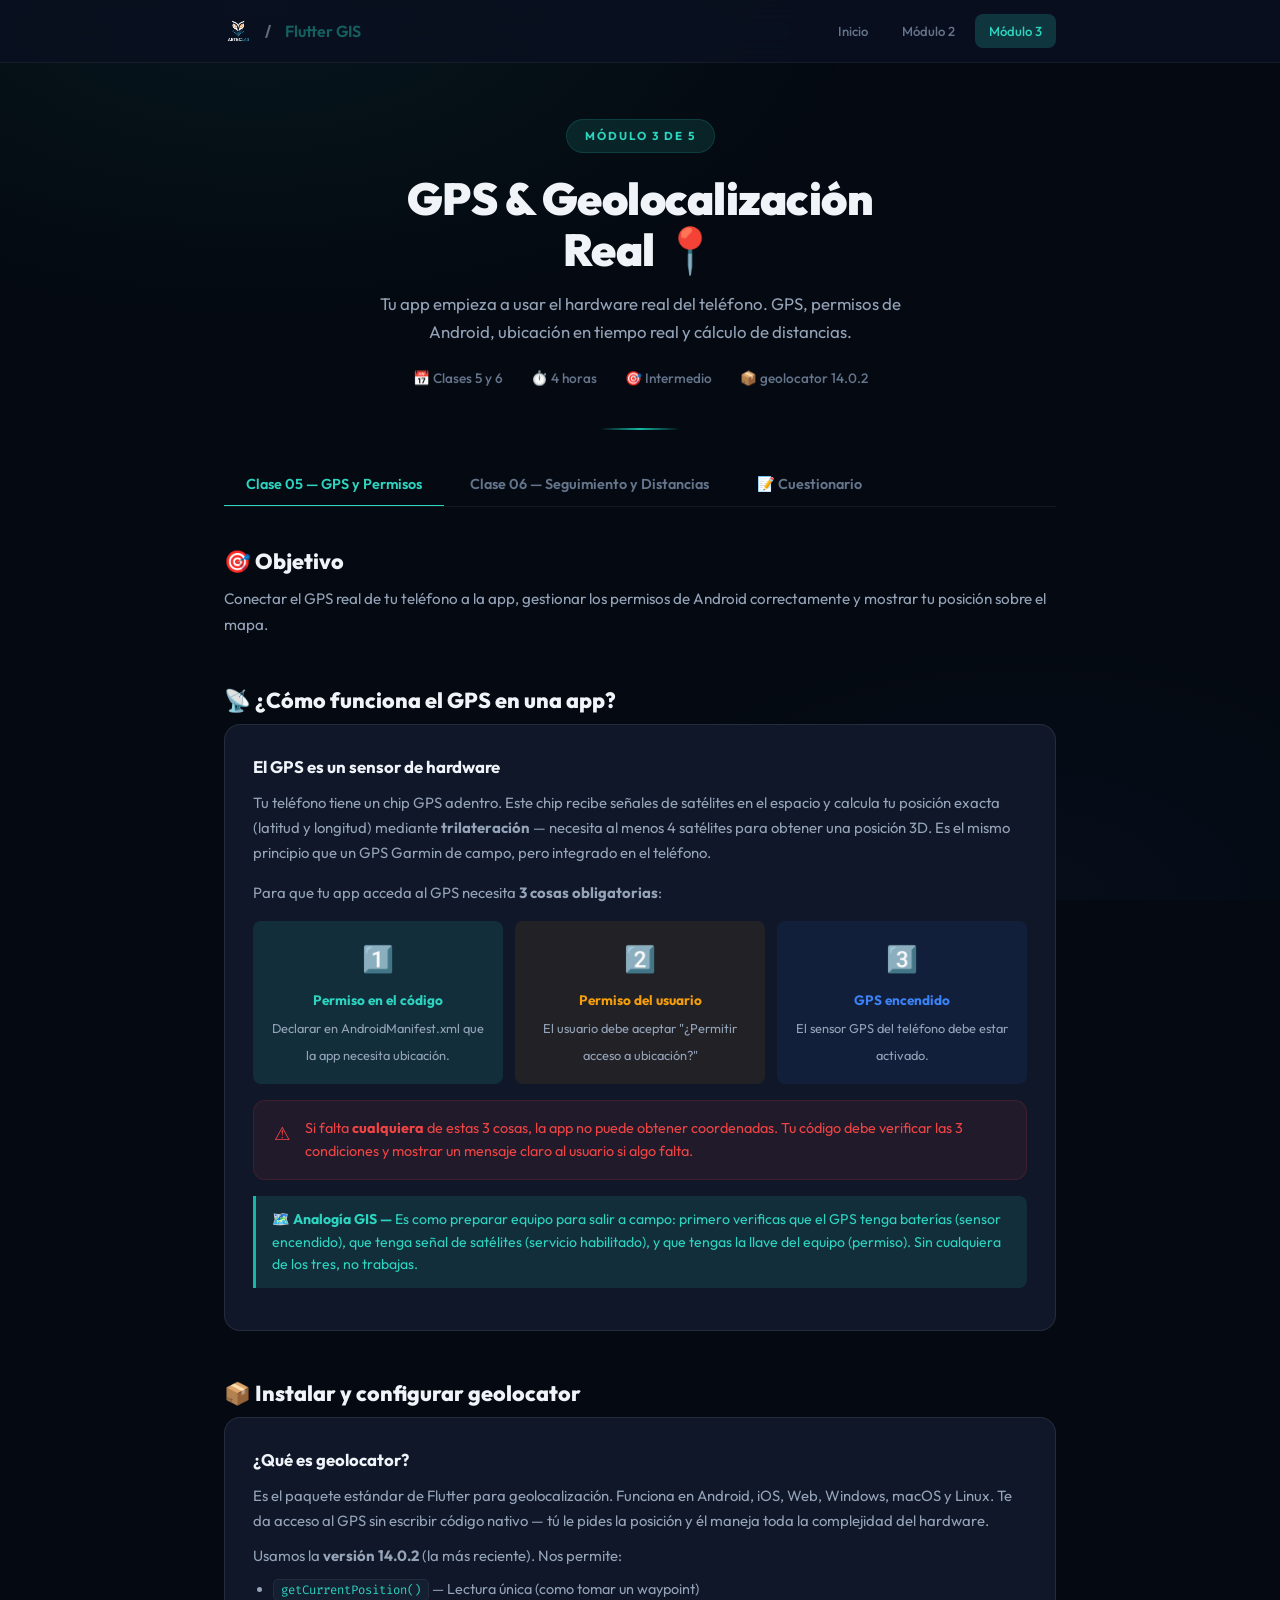
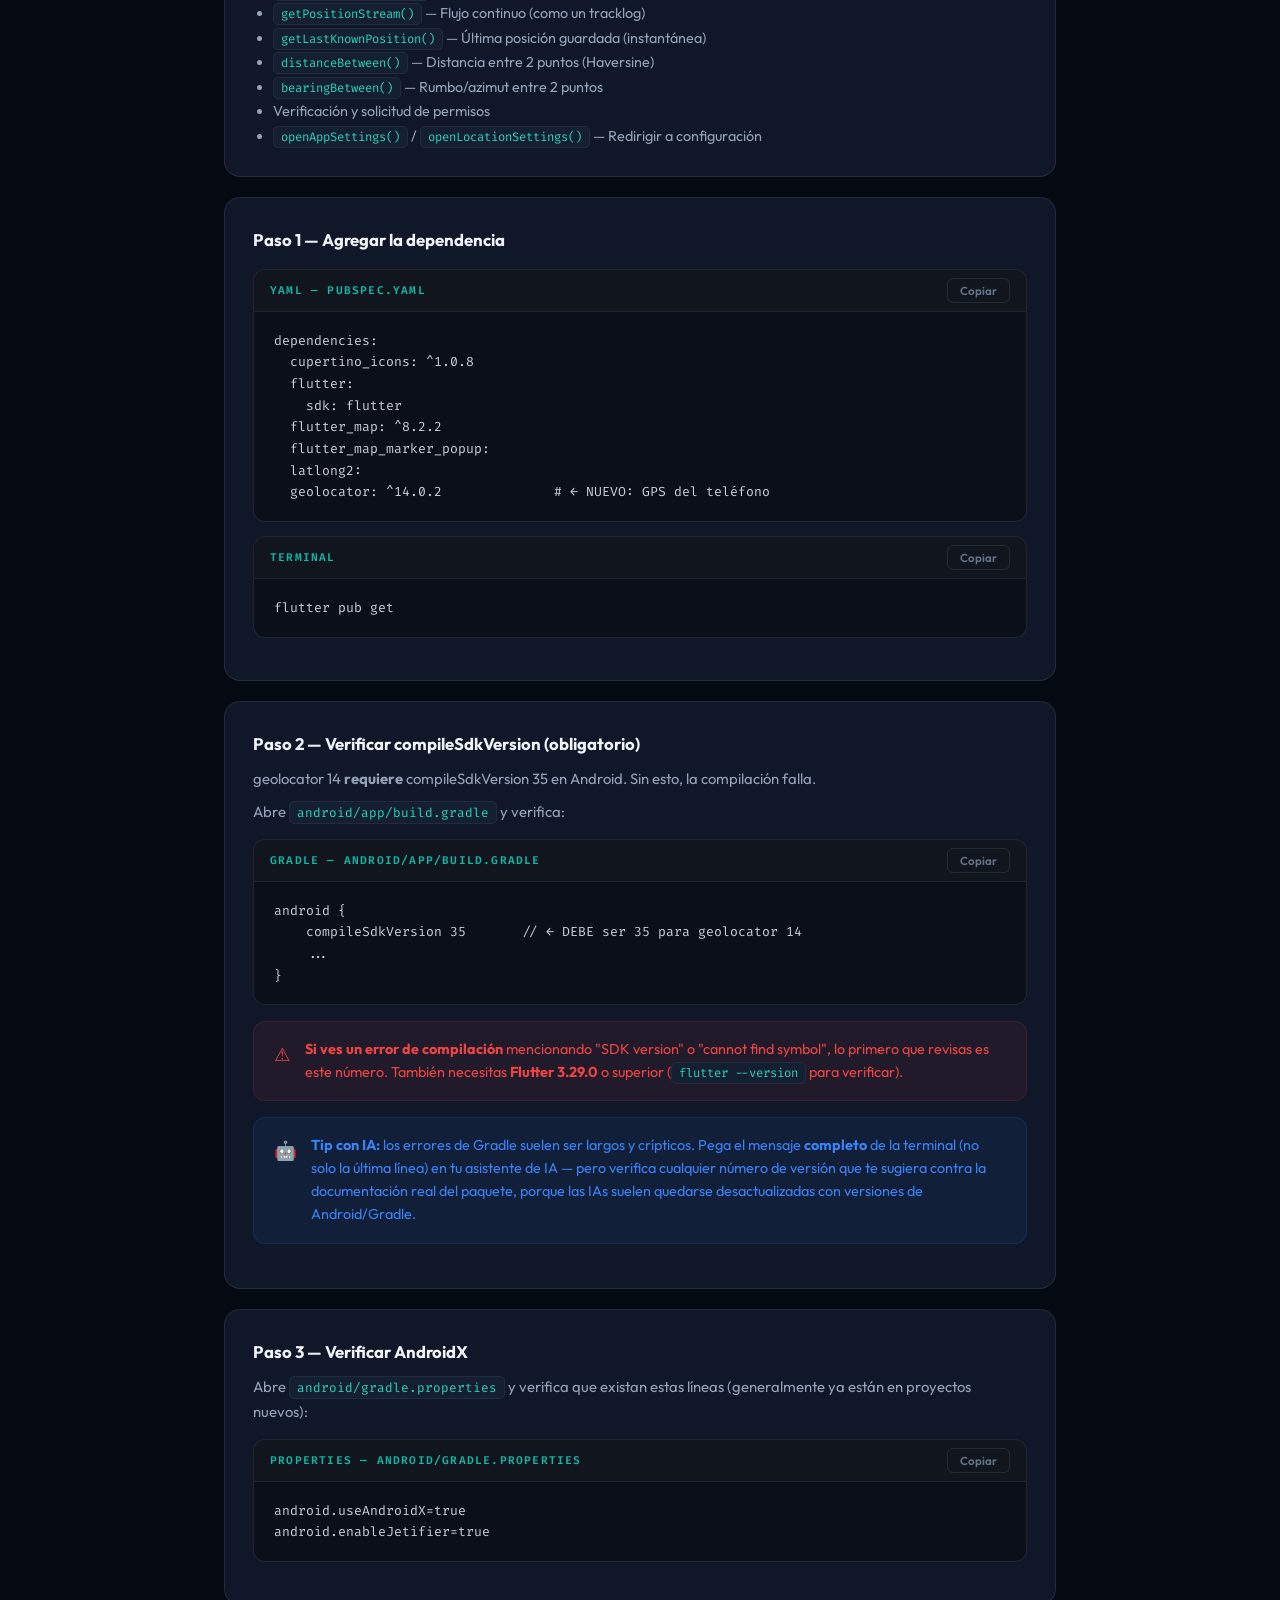
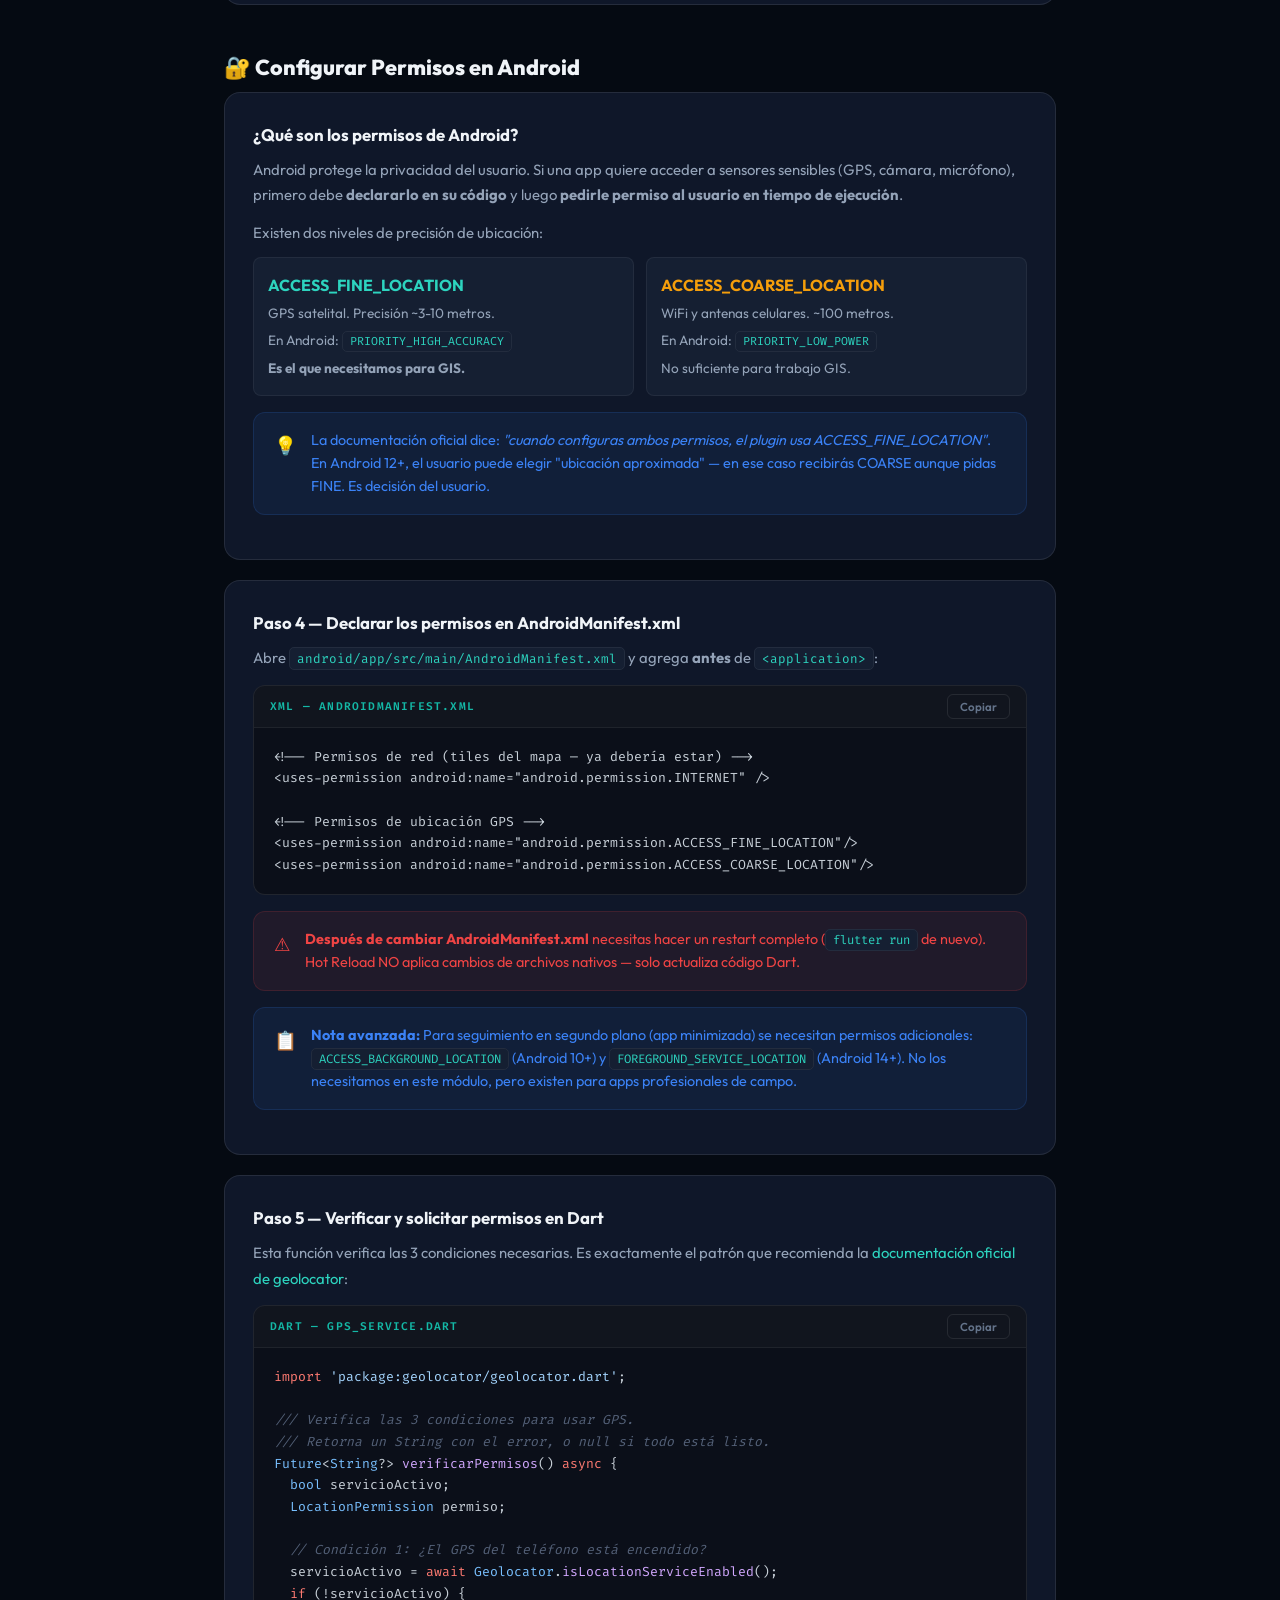
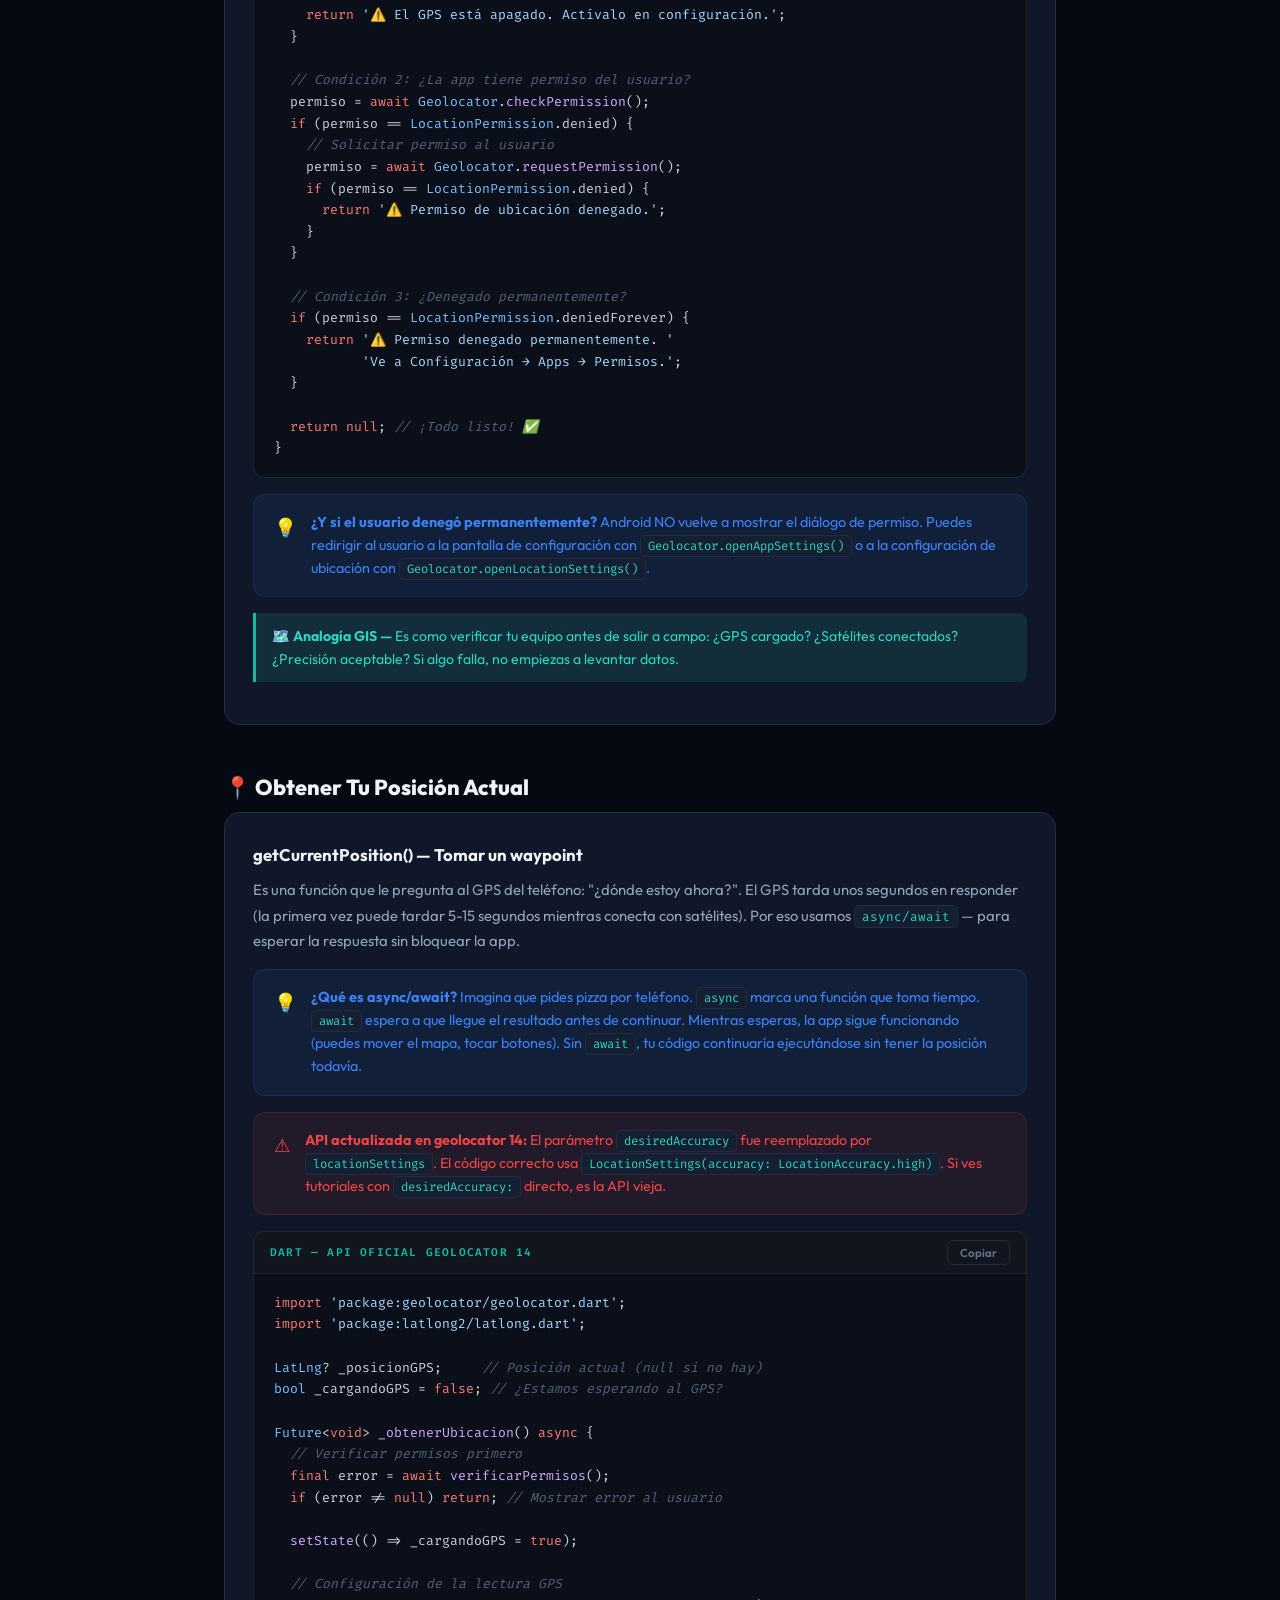
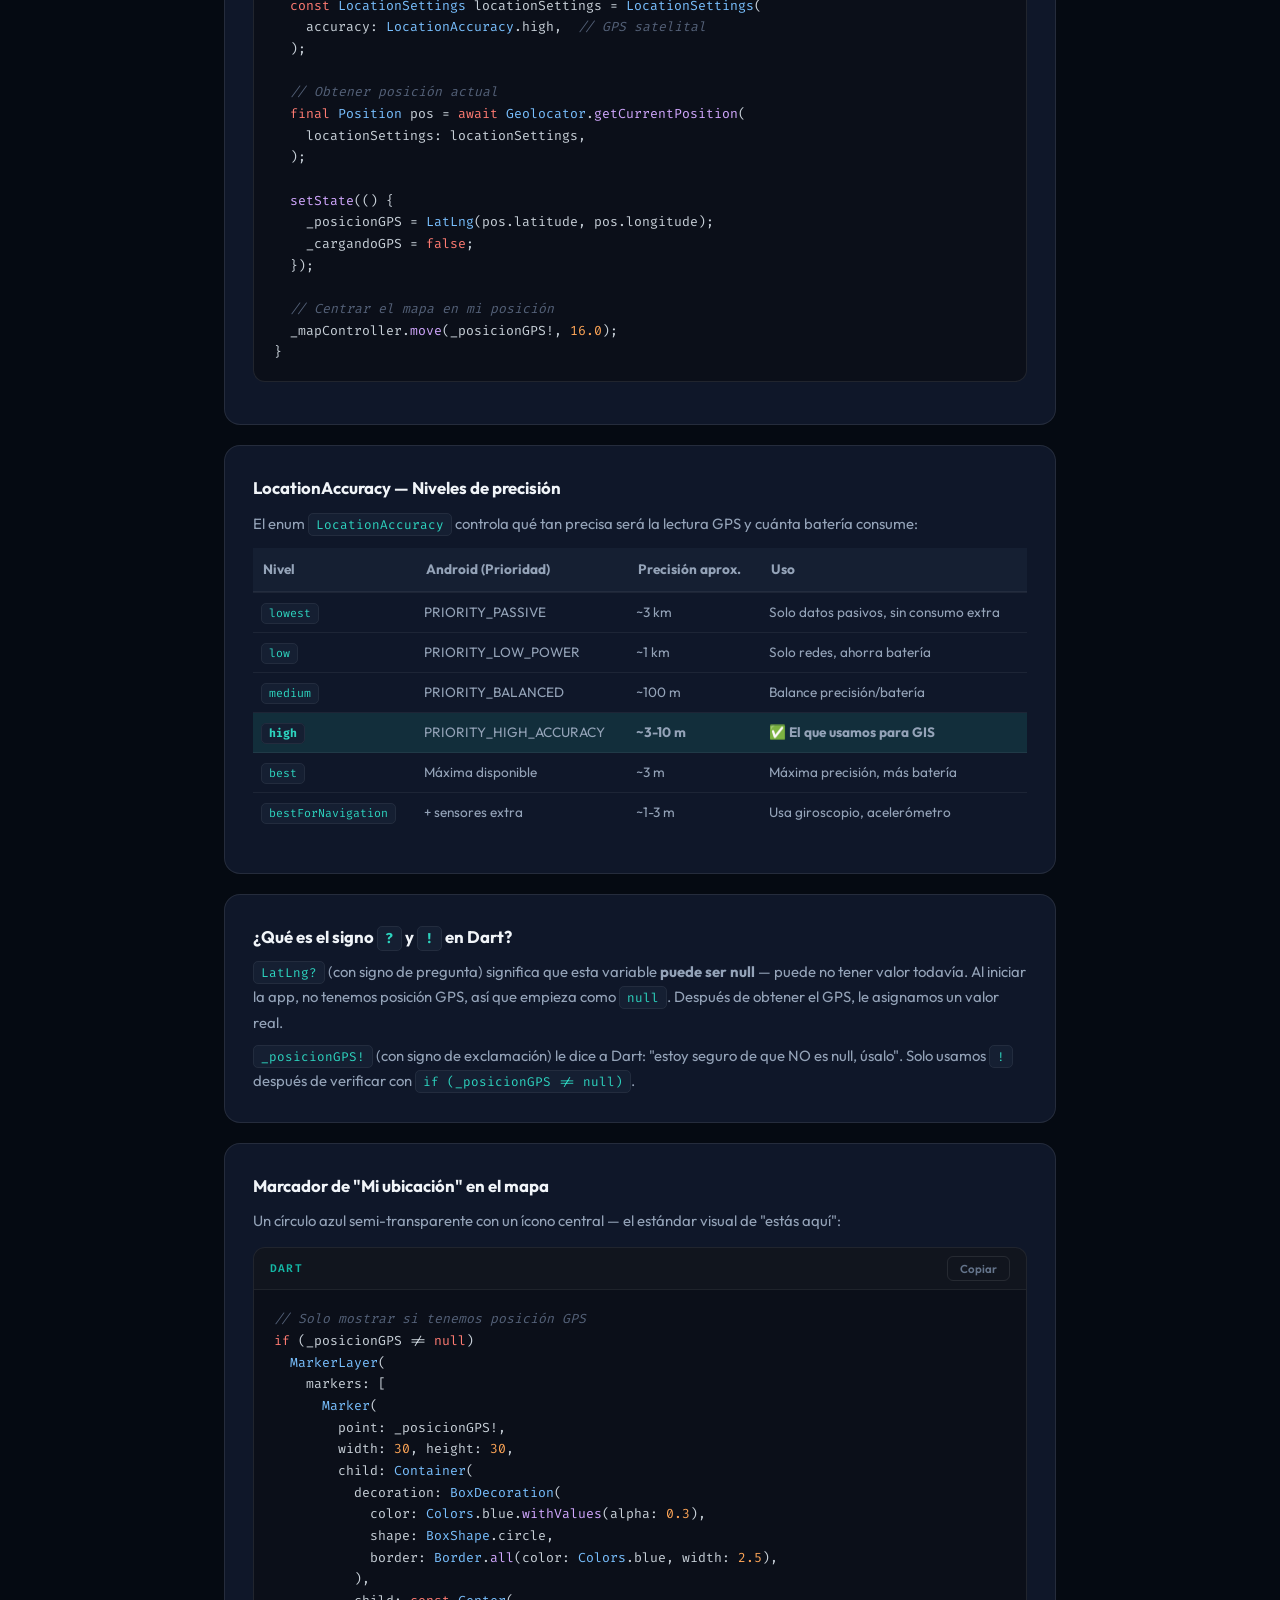
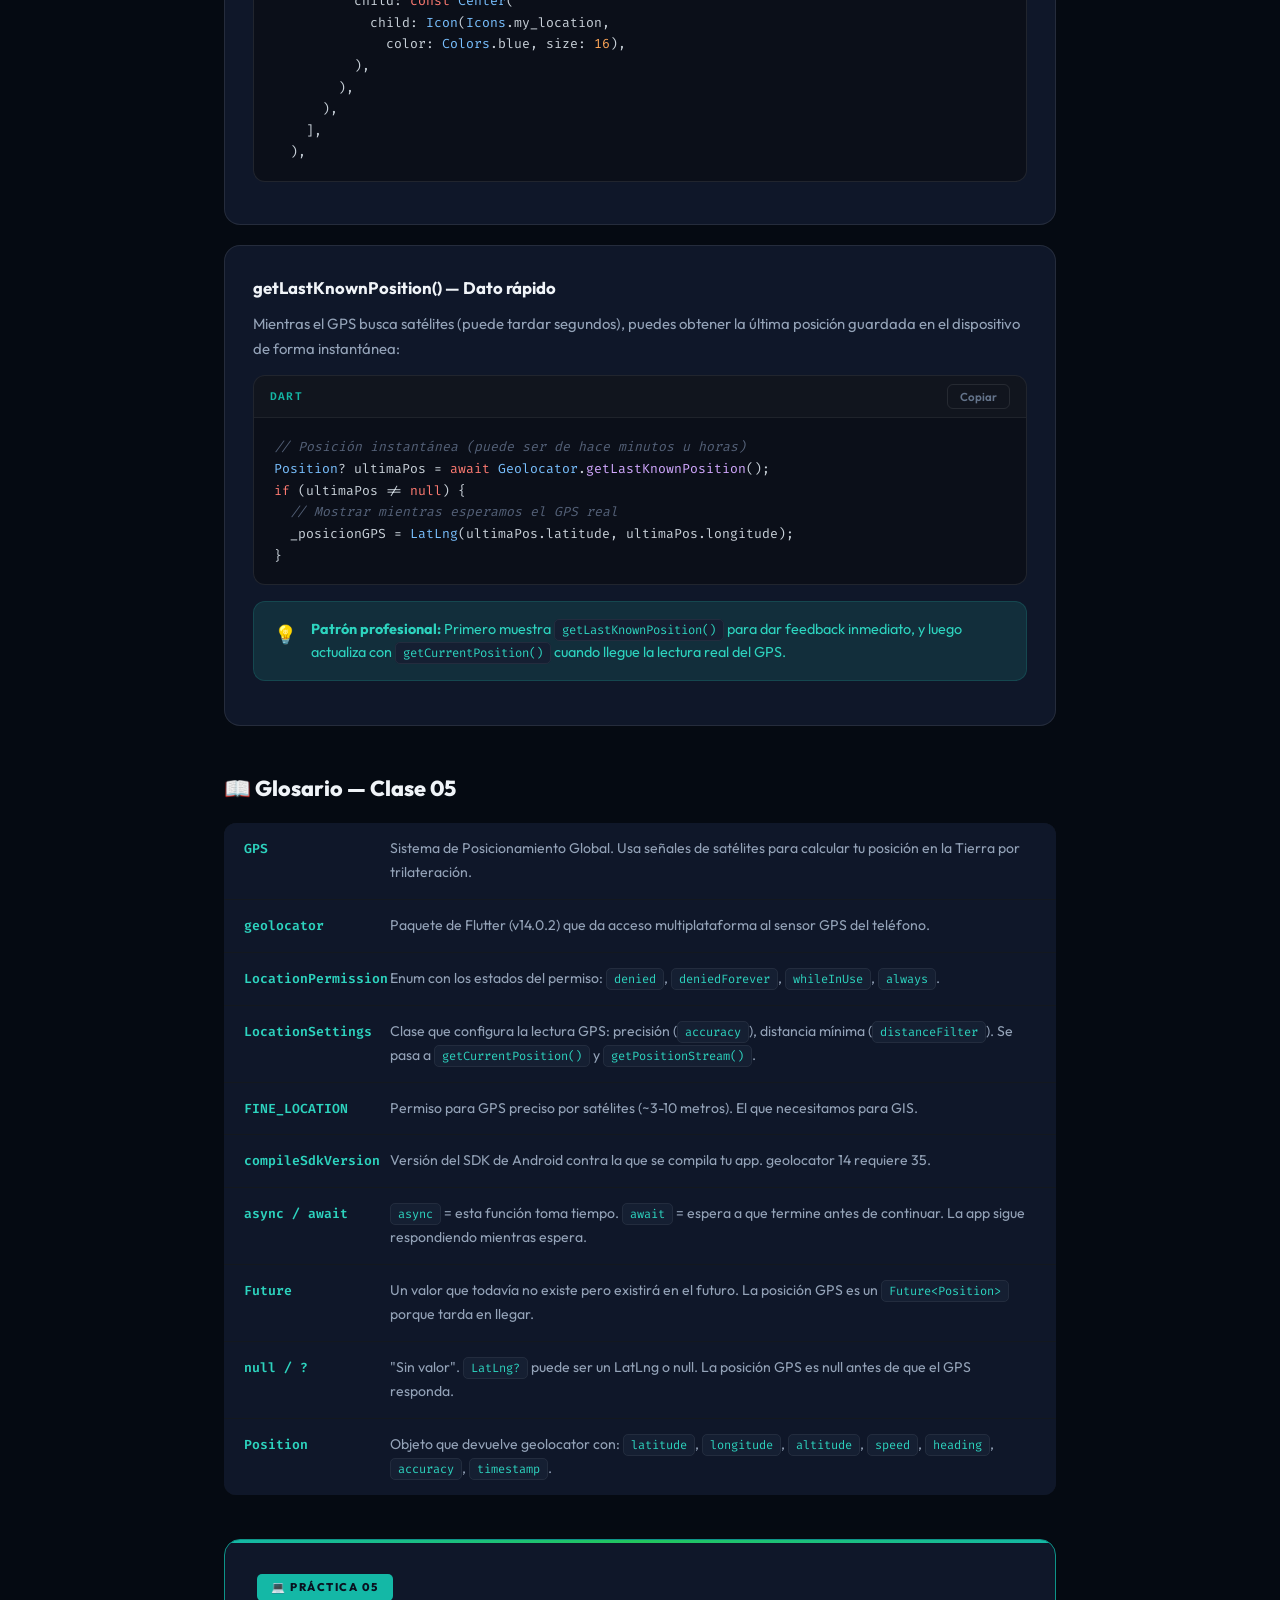
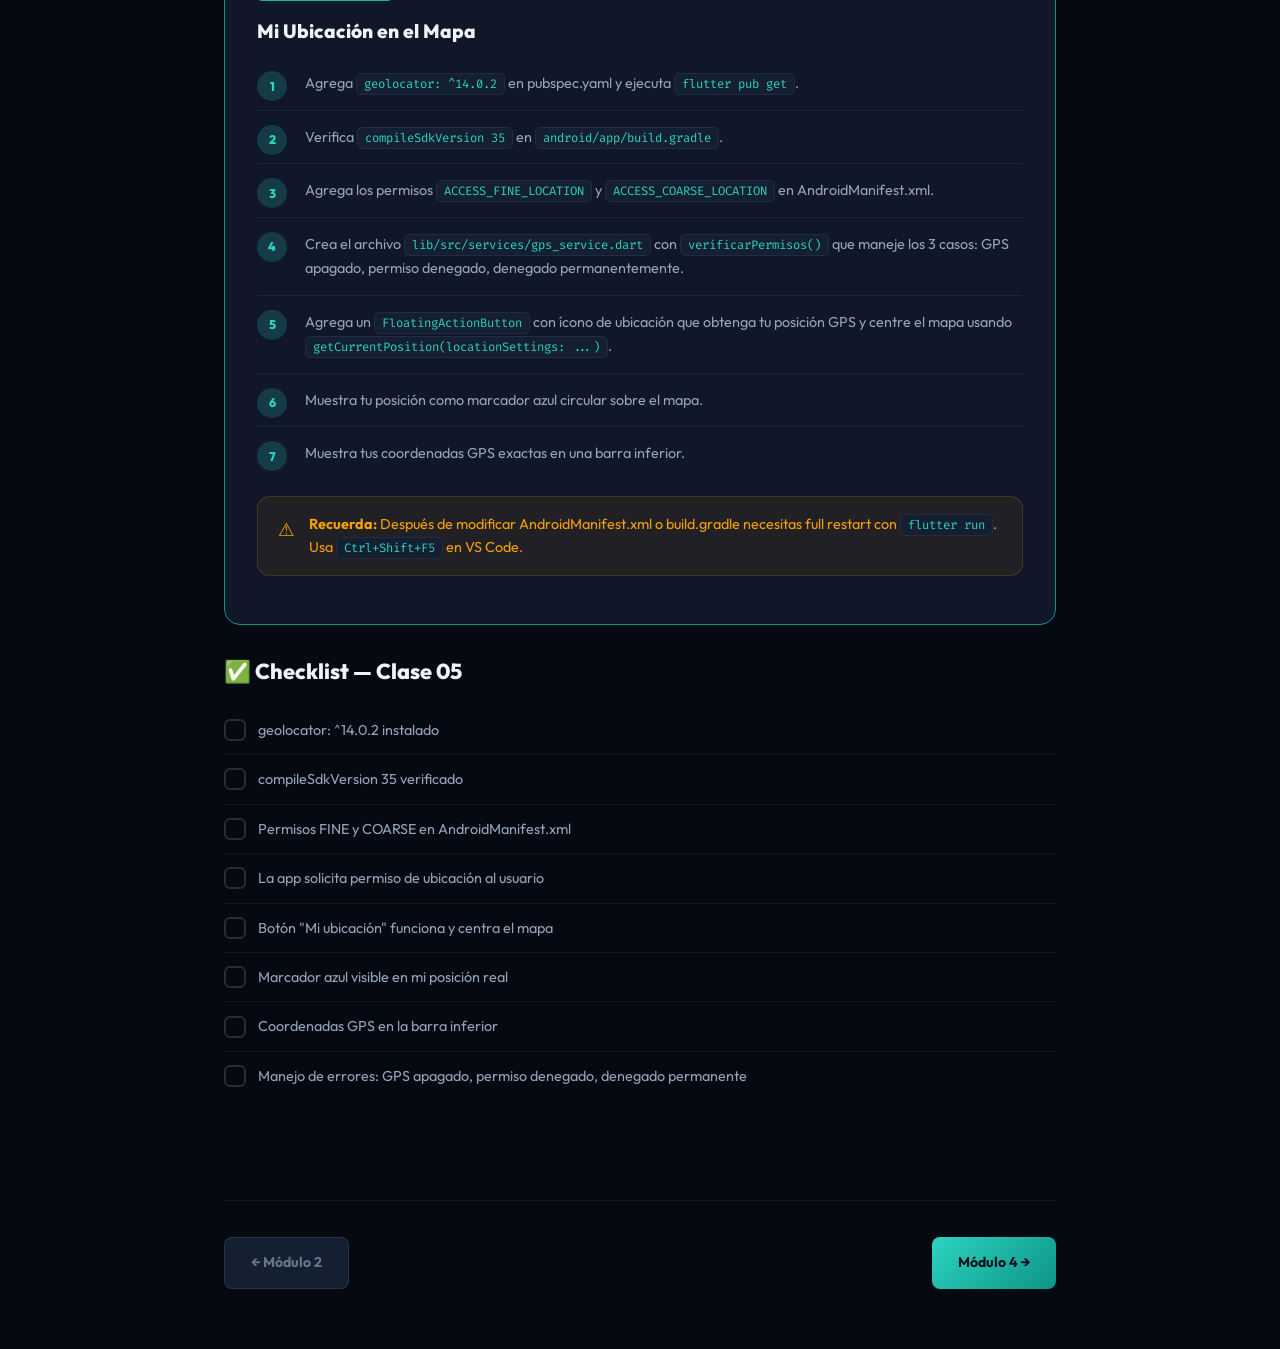
<file: modulo-03/index.html>
<!DOCTYPE html>
<html lang="es">
<head>
  <meta charset="UTF-8">
  <meta name="viewport" content="width=device-width, initial-scale=1.0">
  <title>Módulo 3 · GPS & Geolocalización — ARTECLAB</title>
  <link rel="stylesheet" href="../css/course.css">
  <link rel="icon" href="../img/logo-arteclab.png" type="image/png">
</head>
<body>
<div class="site-wrapper">
  <header class="topbar">
    <div class="topbar-inner">
      <a href="../index.html" class="topbar-brand">
        <img src="../img/logo-arteclab.png" alt="ARTECLAB">
        <span>/</span>
        <span class="brand-course">Flutter GIS</span>
      </a>
      <nav class="topbar-nav">
        <a href="../index.html">Inicio</a>
        <a href="../modulo-02/index.html">Módulo 2</a>
        <a href="index.html" class="active">Módulo 3</a>
      </nav>
    </div>
  </header>

  <main class="container">
    <div class="mod-header">
      <span class="mod-chip">Módulo 3 de 5</span>
      <h1 class="mod-title">GPS & Geolocalización<br>Real 📍</h1>
      <p class="mod-desc">Tu app empieza a usar el hardware real del teléfono. GPS, permisos de Android, ubicación en tiempo real y cálculo de distancias.</p>
      <div class="mod-stats">
        <span class="mod-stat">📅 Clases 5 y 6</span>
        <span class="mod-stat">⏱️ 4 horas</span>
        <span class="mod-stat">🎯 Intermedio</span>
        <span class="mod-stat">📦 geolocator 14.0.2</span>
      </div>
    </div>

    <div class="tabs">
      <button class="tab-btn active" data-target="t-clase05">Clase 05 — GPS y Permisos</button>
      <button class="tab-btn" data-target="t-clase06">Clase 06 — Seguimiento y Distancias</button>
      <button class="tab-btn" data-target="t-quiz3">📝 Cuestionario</button>
    </div>

    <!-- ═══════════════════════════════════════════════════════
         CLASE 05
         ═══════════════════════════════════════════════════════ -->
    <div id="t-clase05" class="tab-panel active">

      <div class="sec">
        <h2 class="sec-heading">🎯 Objetivo</h2>
        <p class="sec-lead">Conectar el GPS real de tu teléfono a la app, gestionar los permisos de Android correctamente y mostrar tu posición sobre el mapa.</p>
      </div>

      <!-- ── Concepto: GPS ── -->
      <div class="sec">
        <h2 class="sec-heading">📡 ¿Cómo funciona el GPS en una app?</h2>
        <div class="card">
          <div class="card-title">El GPS es un sensor de hardware</div>
          <p>Tu teléfono tiene un chip GPS adentro. Este chip recibe señales de satélites en el espacio y calcula tu posición exacta (latitud y longitud) mediante <strong>trilateración</strong> — necesita al menos 4 satélites para obtener una posición 3D. Es el mismo principio que un GPS Garmin de campo, pero integrado en el teléfono.</p>

          <p style="margin-top:14px;">Para que tu app acceda al GPS necesita <strong>3 cosas obligatorias</strong>:</p>

          <div style="display:grid; grid-template-columns:repeat(auto-fit,minmax(180px,1fr)); gap:12px; margin:16px 0;">
            <div style="background:var(--teal-glow); padding:16px; border-radius:var(--radius-sm); text-align:center;">
              <div style="font-size:1.6rem; margin-bottom:6px;">1️⃣</div>
              <strong style="color:var(--teal-400); font-size:0.85rem;">Permiso en el código</strong><br>
              <span style="font-size:0.8rem;">Declarar en AndroidManifest.xml que la app necesita ubicación.</span>
            </div>
            <div style="background:rgba(245,158,11,0.08); padding:16px; border-radius:var(--radius-sm); text-align:center;">
              <div style="font-size:1.6rem; margin-bottom:6px;">2️⃣</div>
              <strong style="color:var(--amber-500); font-size:0.85rem;">Permiso del usuario</strong><br>
              <span style="font-size:0.8rem;">El usuario debe aceptar "¿Permitir acceso a ubicación?"</span>
            </div>
            <div style="background:rgba(59,130,246,0.08); padding:16px; border-radius:var(--radius-sm); text-align:center;">
              <div style="font-size:1.6rem; margin-bottom:6px;">3️⃣</div>
              <strong style="color:var(--blue-500); font-size:0.85rem;">GPS encendido</strong><br>
              <span style="font-size:0.8rem;">El sensor GPS del teléfono debe estar activado.</span>
            </div>
          </div>

          <div class="callout callout--danger">
            <span class="callout-icon">⚠️</span>
            <div>Si falta <strong>cualquiera</strong> de estas 3 cosas, la app no puede obtener coordenadas. Tu código debe verificar las 3 condiciones y mostrar un mensaje claro al usuario si algo falta.</div>
          </div>

          <div class="gis-analogy">Es como preparar equipo para salir a campo: primero verificas que el GPS tenga baterías (sensor encendido), que tenga señal de satélites (servicio habilitado), y que tengas la llave del equipo (permiso). Sin cualquiera de los tres, no trabajas.</div>
        </div>
      </div>

      <!-- ── Instalar geolocator ── -->
      <div class="sec">
        <h2 class="sec-heading">📦 Instalar y configurar geolocator</h2>

        <div class="card">
          <div class="card-title">¿Qué es geolocator?</div>
          <p>Es el paquete estándar de Flutter para geolocalización. Funciona en Android, iOS, Web, Windows, macOS y Linux. Te da acceso al GPS sin escribir código nativo — tú le pides la posición y él maneja toda la complejidad del hardware.</p>

          <p style="margin-top:10px;">Usamos la <strong>versión 14.0.2</strong> (la más reciente). Nos permite:</p>
          <ul style="margin:8px 0 0 20px; font-size:0.9rem; line-height:1.7;">
            <li><code>getCurrentPosition()</code> — Lectura única (como tomar un waypoint)</li>
            <li><code>getPositionStream()</code> — Flujo continuo (como un tracklog)</li>
            <li><code>getLastKnownPosition()</code> — Última posición guardada (instantánea)</li>
            <li><code>distanceBetween()</code> — Distancia entre 2 puntos (Haversine)</li>
            <li><code>bearingBetween()</code> — Rumbo/azimut entre 2 puntos</li>
            <li>Verificación y solicitud de permisos</li>
            <li><code>openAppSettings()</code> / <code>openLocationSettings()</code> — Redirigir a configuración</li>
          </ul>
        </div>

        <div class="card">
          <div class="card-title">Paso 1 — Agregar la dependencia</div>
          <div class="codeblock">
            <div class="codeblock-bar"><span class="codeblock-lang">yaml — pubspec.yaml</span><button class="codeblock-copy">Copiar</button></div>
            <pre>dependencies:
  cupertino_icons: ^1.0.8
  flutter:
    sdk: flutter
  flutter_map: ^8.2.2
  flutter_map_marker_popup:
  latlong2:
  geolocator: ^14.0.2              # ← NUEVO: GPS del teléfono</pre>
          </div>
          <div class="codeblock">
            <div class="codeblock-bar"><span class="codeblock-lang">Terminal</span><button class="codeblock-copy">Copiar</button></div>
            <pre>flutter pub get</pre>
          </div>
        </div>

        <div class="card">
          <div class="card-title">Paso 2 — Verificar compileSdkVersion (obligatorio)</div>
          <p>geolocator 14 <strong>requiere</strong> compileSdkVersion 35 en Android. Sin esto, la compilación falla.</p>
          <p style="margin-top:8px;">Abre <code>android/app/build.gradle</code> y verifica:</p>
          <div class="codeblock">
            <div class="codeblock-bar"><span class="codeblock-lang">Gradle — android/app/build.gradle</span><button class="codeblock-copy">Copiar</button></div>
            <pre>android {
    compileSdkVersion 35       // ← DEBE ser 35 para geolocator 14
    ...
}</pre>
          </div>

          <div class="callout callout--danger">
            <span class="callout-icon">⚠️</span>
            <div><strong>Si ves un error de compilación</strong> mencionando "SDK version" o "cannot find symbol", lo primero que revisas es este número. También necesitas <strong>Flutter 3.29.0</strong> o superior (<code>flutter --version</code> para verificar).</div>
          </div>

          <div class="callout callout--info">
            <span class="callout-icon">🤖</span>
            <div><strong>Tip con IA:</strong> los errores de Gradle suelen ser largos y crípticos. Pega el mensaje <strong>completo</strong> de la terminal (no solo la última línea) en tu asistente de IA — pero verifica cualquier número de versión que te sugiera contra la documentación real del paquete, porque las IAs suelen quedarse desactualizadas con versiones de Android/Gradle.</div>
          </div>
        </div>

        <div class="card">
          <div class="card-title">Paso 3 — Verificar AndroidX</div>
          <p>Abre <code>android/gradle.properties</code> y verifica que existan estas líneas (generalmente ya están en proyectos nuevos):</p>
          <div class="codeblock">
            <div class="codeblock-bar"><span class="codeblock-lang">Properties — android/gradle.properties</span><button class="codeblock-copy">Copiar</button></div>
            <pre>android.useAndroidX=true
android.enableJetifier=true</pre>
          </div>
        </div>
      </div>

      <!-- ── Permisos Android ── -->
      <div class="sec">
        <h2 class="sec-heading">🔐 Configurar Permisos en Android</h2>

        <div class="card">
          <div class="card-title">¿Qué son los permisos de Android?</div>
          <p>Android protege la privacidad del usuario. Si una app quiere acceder a sensores sensibles (GPS, cámara, micrófono), primero debe <strong>declararlo en su código</strong> y luego <strong>pedirle permiso al usuario en tiempo de ejecución</strong>.</p>

          <p style="margin-top:12px;">Existen dos niveles de precisión de ubicación:</p>
          <div style="display:grid; grid-template-columns:1fr 1fr; gap:12px; margin:12px 0;">
            <div style="background:var(--bg-surface); padding:14px; border-radius:var(--radius-sm); border:1px solid var(--border-subtle);">
              <strong style="color:var(--teal-400);">ACCESS_FINE_LOCATION</strong><br>
              <span style="font-size:0.85rem;">GPS satelital. Precisión ~3-10 metros.<br>En Android: <code>PRIORITY_HIGH_ACCURACY</code><br><strong>Es el que necesitamos para GIS.</strong></span>
            </div>
            <div style="background:var(--bg-surface); padding:14px; border-radius:var(--radius-sm); border:1px solid var(--border-subtle);">
              <strong style="color:var(--amber-500);">ACCESS_COARSE_LOCATION</strong><br>
              <span style="font-size:0.85rem;">WiFi y antenas celulares. ~100 metros.<br>En Android: <code>PRIORITY_LOW_POWER</code><br>No suficiente para trabajo GIS.</span>
            </div>
          </div>

          <div class="callout callout--info">
            <span class="callout-icon">💡</span>
            <div>La documentación oficial dice: <em>"cuando configuras ambos permisos, el plugin usa ACCESS_FINE_LOCATION"</em>. En Android 12+, el usuario puede elegir "ubicación aproximada" — en ese caso recibirás COARSE aunque pidas FINE. Es decisión del usuario.</div>
          </div>
        </div>

        <div class="card">
          <div class="card-title">Paso 4 — Declarar los permisos en AndroidManifest.xml</div>
          <p>Abre <code>android/app/src/main/AndroidManifest.xml</code> y agrega <strong>antes</strong> de <code>&lt;application&gt;</code>:</p>
          <div class="codeblock">
            <div class="codeblock-bar"><span class="codeblock-lang">XML — AndroidManifest.xml</span><button class="codeblock-copy">Copiar</button></div>
            <pre>&lt;!-- Permisos de red (tiles del mapa — ya debería estar) --&gt;
&lt;uses-permission android:name="android.permission.INTERNET" /&gt;

&lt;!-- Permisos de ubicación GPS --&gt;
&lt;uses-permission android:name="android.permission.ACCESS_FINE_LOCATION"/&gt;
&lt;uses-permission android:name="android.permission.ACCESS_COARSE_LOCATION"/&gt;</pre>
          </div>

          <div class="callout callout--danger">
            <span class="callout-icon">⚠️</span>
            <div><strong>Después de cambiar AndroidManifest.xml</strong> necesitas hacer un restart completo (<code>flutter run</code> de nuevo). Hot Reload NO aplica cambios de archivos nativos — solo actualiza código Dart.</div>
          </div>

          <div class="callout callout--info">
            <span class="callout-icon">📋</span>
            <div><strong>Nota avanzada:</strong> Para seguimiento en segundo plano (app minimizada) se necesitan permisos adicionales: <code>ACCESS_BACKGROUND_LOCATION</code> (Android 10+) y <code>FOREGROUND_SERVICE_LOCATION</code> (Android 14+). No los necesitamos en este módulo, pero existen para apps profesionales de campo.</div>
          </div>
        </div>

        <div class="card">
          <div class="card-title">Paso 5 — Verificar y solicitar permisos en Dart</div>
          <p>Esta función verifica las 3 condiciones necesarias. Es exactamente el patrón que recomienda la <a href="https://pub.dev/packages/geolocator" target="_blank" rel="noopener">documentación oficial de geolocator</a>:</p>
          <div class="codeblock">
            <div class="codeblock-bar"><span class="codeblock-lang">Dart — gps_service.dart</span><button class="codeblock-copy">Copiar</button></div>
            <pre><span class="hl-kw">import</span> <span class="hl-st">'package:geolocator/geolocator.dart'</span>;

<span class="hl-cm">/// Verifica las 3 condiciones para usar GPS.</span>
<span class="hl-cm">/// Retorna un String con el error, o null si todo está listo.</span>
<span class="hl-tp">Future</span>&lt;<span class="hl-tp">String</span>?&gt; <span class="hl-fn">verificarPermisos</span>() <span class="hl-kw">async</span> {
  <span class="hl-tp">bool</span> servicioActivo;
  <span class="hl-tp">LocationPermission</span> permiso;

  <span class="hl-cm">// Condición 1: ¿El GPS del teléfono está encendido?</span>
  servicioActivo = <span class="hl-kw">await</span> <span class="hl-tp">Geolocator</span>.<span class="hl-fn">isLocationServiceEnabled</span>();
  <span class="hl-kw">if</span> (!servicioActivo) {
    <span class="hl-kw">return</span> <span class="hl-st">'⚠️ El GPS está apagado. Actívalo en configuración.'</span>;
  }

  <span class="hl-cm">// Condición 2: ¿La app tiene permiso del usuario?</span>
  permiso = <span class="hl-kw">await</span> <span class="hl-tp">Geolocator</span>.<span class="hl-fn">checkPermission</span>();
  <span class="hl-kw">if</span> (permiso == <span class="hl-tp">LocationPermission</span>.denied) {
    <span class="hl-cm">// Solicitar permiso al usuario</span>
    permiso = <span class="hl-kw">await</span> <span class="hl-tp">Geolocator</span>.<span class="hl-fn">requestPermission</span>();
    <span class="hl-kw">if</span> (permiso == <span class="hl-tp">LocationPermission</span>.denied) {
      <span class="hl-kw">return</span> <span class="hl-st">'⚠️ Permiso de ubicación denegado.'</span>;
    }
  }

  <span class="hl-cm">// Condición 3: ¿Denegado permanentemente?</span>
  <span class="hl-kw">if</span> (permiso == <span class="hl-tp">LocationPermission</span>.deniedForever) {
    <span class="hl-kw">return</span> <span class="hl-st">'⚠️ Permiso denegado permanentemente. '</span>
           <span class="hl-st">'Ve a Configuración → Apps → Permisos.'</span>;
  }

  <span class="hl-kw">return null</span>; <span class="hl-cm">// ¡Todo listo! ✅</span>
}</pre>
          </div>

          <div class="callout callout--info">
            <span class="callout-icon">💡</span>
            <div><strong>¿Y si el usuario denegó permanentemente?</strong> Android NO vuelve a mostrar el diálogo de permiso. Puedes redirigir al usuario a la pantalla de configuración con <code>Geolocator.openAppSettings()</code> o a la configuración de ubicación con <code>Geolocator.openLocationSettings()</code>.</div>
          </div>

          <div class="gis-analogy">Es como verificar tu equipo antes de salir a campo: ¿GPS cargado? ¿Satélites conectados? ¿Precisión aceptable? Si algo falla, no empiezas a levantar datos.</div>
        </div>
      </div>

      <!-- ── Obtener posición ── -->
      <div class="sec">
        <h2 class="sec-heading">📍 Obtener Tu Posición Actual</h2>

        <div class="card">
          <div class="card-title">getCurrentPosition() — Tomar un waypoint</div>
          <p>Es una función que le pregunta al GPS del teléfono: "¿dónde estoy ahora?". El GPS tarda unos segundos en responder (la primera vez puede tardar 5-15 segundos mientras conecta con satélites). Por eso usamos <code>async/await</code> — para esperar la respuesta sin bloquear la app.</p>

          <div class="callout callout--info">
            <span class="callout-icon">💡</span>
            <div><strong>¿Qué es async/await?</strong> Imagina que pides pizza por teléfono. <code>async</code> marca una función que toma tiempo. <code>await</code> espera a que llegue el resultado antes de continuar. Mientras esperas, la app sigue funcionando (puedes mover el mapa, tocar botones). Sin <code>await</code>, tu código continuaría ejecutándose sin tener la posición todavía.</div>
          </div>

          <div class="callout callout--danger">
            <span class="callout-icon">⚠️</span>
            <div><strong>API actualizada en geolocator 14:</strong> El parámetro <code>desiredAccuracy</code> fue reemplazado por <code>locationSettings</code>. El código correcto usa <code>LocationSettings(accuracy: LocationAccuracy.high)</code>. Si ves tutoriales con <code>desiredAccuracy:</code> directo, es la API vieja.</div>
          </div>

          <div class="codeblock">
            <div class="codeblock-bar"><span class="codeblock-lang">Dart — API oficial geolocator 14</span><button class="codeblock-copy">Copiar</button></div>
            <pre><span class="hl-kw">import</span> <span class="hl-st">'package:geolocator/geolocator.dart'</span>;
<span class="hl-kw">import</span> <span class="hl-st">'package:latlong2/latlong.dart'</span>;

<span class="hl-tp">LatLng</span>? _posicionGPS;     <span class="hl-cm">// Posición actual (null si no hay)</span>
<span class="hl-tp">bool</span> _cargandoGPS = <span class="hl-kw">false</span>; <span class="hl-cm">// ¿Estamos esperando al GPS?</span>

<span class="hl-tp">Future</span>&lt;<span class="hl-kw">void</span>&gt; <span class="hl-fn">_obtenerUbicacion</span>() <span class="hl-kw">async</span> {
  <span class="hl-cm">// Verificar permisos primero</span>
  <span class="hl-kw">final</span> error = <span class="hl-kw">await</span> <span class="hl-fn">verificarPermisos</span>();
  <span class="hl-kw">if</span> (error != <span class="hl-kw">null</span>) <span class="hl-kw">return</span>; <span class="hl-cm">// Mostrar error al usuario</span>

  <span class="hl-fn">setState</span>(() =&gt; _cargandoGPS = <span class="hl-kw">true</span>);

  <span class="hl-cm">// Configuración de la lectura GPS</span>
  <span class="hl-kw">const</span> <span class="hl-tp">LocationSettings</span> locationSettings = <span class="hl-tp">LocationSettings</span>(
    accuracy: <span class="hl-tp">LocationAccuracy</span>.high,  <span class="hl-cm">// GPS satelital</span>
  );

  <span class="hl-cm">// Obtener posición actual</span>
  <span class="hl-kw">final</span> <span class="hl-tp">Position</span> pos = <span class="hl-kw">await</span> <span class="hl-tp">Geolocator</span>.<span class="hl-fn">getCurrentPosition</span>(
    locationSettings: locationSettings,
  );

  <span class="hl-fn">setState</span>(() {
    _posicionGPS = <span class="hl-tp">LatLng</span>(pos.latitude, pos.longitude);
    _cargandoGPS = <span class="hl-kw">false</span>;
  });

  <span class="hl-cm">// Centrar el mapa en mi posición</span>
  _mapController.<span class="hl-fn">move</span>(_posicionGPS!, <span class="hl-nm">16.0</span>);
}</pre>
          </div>
        </div>

        <div class="card">
          <div class="card-title">LocationAccuracy — Niveles de precisión</div>
          <p>El enum <code>LocationAccuracy</code> controla qué tan precisa será la lectura GPS y cuánta batería consume:</p>
          <div style="overflow-x:auto; margin:12px 0;">
            <table style="width:100%; border-collapse:collapse; font-size:0.85rem;">
              <thead>
                <tr style="background:var(--bg-surface); border-bottom:2px solid var(--border-subtle);">
                  <th style="padding:10px; text-align:left;">Nivel</th>
                  <th style="padding:10px; text-align:left;">Android (Prioridad)</th>
                  <th style="padding:10px; text-align:left;">Precisión aprox.</th>
                  <th style="padding:10px; text-align:left;">Uso</th>
                </tr>
              </thead>
              <tbody>
                <tr style="border-bottom:1px solid var(--border-subtle);">
                  <td style="padding:8px;"><code>lowest</code></td>
                  <td style="padding:8px;">PRIORITY_PASSIVE</td>
                  <td style="padding:8px;">~3 km</td>
                  <td style="padding:8px;">Solo datos pasivos, sin consumo extra</td>
                </tr>
                <tr style="border-bottom:1px solid var(--border-subtle);">
                  <td style="padding:8px;"><code>low</code></td>
                  <td style="padding:8px;">PRIORITY_LOW_POWER</td>
                  <td style="padding:8px;">~1 km</td>
                  <td style="padding:8px;">Solo redes, ahorra batería</td>
                </tr>
                <tr style="border-bottom:1px solid var(--border-subtle);">
                  <td style="padding:8px;"><code>medium</code></td>
                  <td style="padding:8px;">PRIORITY_BALANCED</td>
                  <td style="padding:8px;">~100 m</td>
                  <td style="padding:8px;">Balance precisión/batería</td>
                </tr>
                <tr style="border-bottom:1px solid var(--border-subtle); background:var(--teal-glow);">
                  <td style="padding:8px;"><code><strong>high</strong></code></td>
                  <td style="padding:8px;">PRIORITY_HIGH_ACCURACY</td>
                  <td style="padding:8px;"><strong>~3-10 m</strong></td>
                  <td style="padding:8px;"><strong>✅ El que usamos para GIS</strong></td>
                </tr>
                <tr style="border-bottom:1px solid var(--border-subtle);">
                  <td style="padding:8px;"><code>best</code></td>
                  <td style="padding:8px;">Máxima disponible</td>
                  <td style="padding:8px;">~3 m</td>
                  <td style="padding:8px;">Máxima precisión, más batería</td>
                </tr>
                <tr>
                  <td style="padding:8px;"><code>bestForNavigation</code></td>
                  <td style="padding:8px;">+ sensores extra</td>
                  <td style="padding:8px;">~1-3 m</td>
                  <td style="padding:8px;">Usa giroscopio, acelerómetro</td>
                </tr>
              </tbody>
            </table>
          </div>
        </div>

        <div class="card">
          <div class="card-title">¿Qué es el signo <code>?</code> y <code>!</code> en Dart?</div>
          <p><code>LatLng?</code> (con signo de pregunta) significa que esta variable <strong>puede ser null</strong> — puede no tener valor todavía. Al iniciar la app, no tenemos posición GPS, así que empieza como <code>null</code>. Después de obtener el GPS, le asignamos un valor real.</p>
          <p style="margin-top:8px;"><code>_posicionGPS!</code> (con signo de exclamación) le dice a Dart: "estoy seguro de que NO es null, úsalo". Solo usamos <code>!</code> después de verificar con <code>if (_posicionGPS != null)</code>.</p>
        </div>

        <div class="card">
          <div class="card-title">Marcador de "Mi ubicación" en el mapa</div>
          <p>Un círculo azul semi-transparente con un ícono central — el estándar visual de "estás aquí":</p>
          <div class="codeblock">
            <div class="codeblock-bar"><span class="codeblock-lang">Dart</span><button class="codeblock-copy">Copiar</button></div>
            <pre><span class="hl-cm">// Solo mostrar si tenemos posición GPS</span>
<span class="hl-kw">if</span> (_posicionGPS != <span class="hl-kw">null</span>)
  <span class="hl-tp">MarkerLayer</span>(
    markers: [
      <span class="hl-tp">Marker</span>(
        point: _posicionGPS!,
        width: <span class="hl-nm">30</span>, height: <span class="hl-nm">30</span>,
        child: <span class="hl-tp">Container</span>(
          decoration: <span class="hl-tp">BoxDecoration</span>(
            color: <span class="hl-tp">Colors</span>.blue.<span class="hl-fn">withValues</span>(alpha: <span class="hl-nm">0.3</span>),
            shape: <span class="hl-tp">BoxShape</span>.circle,
            border: <span class="hl-tp">Border</span>.<span class="hl-fn">all</span>(color: <span class="hl-tp">Colors</span>.blue, width: <span class="hl-nm">2.5</span>),
          ),
          child: <span class="hl-kw">const</span> <span class="hl-tp">Center</span>(
            child: <span class="hl-tp">Icon</span>(<span class="hl-tp">Icons</span>.my_location,
              color: <span class="hl-tp">Colors</span>.blue, size: <span class="hl-nm">16</span>),
          ),
        ),
      ),
    ],
  ),</pre>
          </div>
        </div>

        <div class="card">
          <div class="card-title">getLastKnownPosition() — Dato rápido</div>
          <p>Mientras el GPS busca satélites (puede tardar segundos), puedes obtener la última posición guardada en el dispositivo de forma instantánea:</p>
          <div class="codeblock">
            <div class="codeblock-bar"><span class="codeblock-lang">Dart</span><button class="codeblock-copy">Copiar</button></div>
            <pre><span class="hl-cm">// Posición instantánea (puede ser de hace minutos u horas)</span>
<span class="hl-tp">Position</span>? ultimaPos = <span class="hl-kw">await</span> <span class="hl-tp">Geolocator</span>.<span class="hl-fn">getLastKnownPosition</span>();
<span class="hl-kw">if</span> (ultimaPos != <span class="hl-kw">null</span>) {
  <span class="hl-cm">// Mostrar mientras esperamos el GPS real</span>
  _posicionGPS = <span class="hl-tp">LatLng</span>(ultimaPos.latitude, ultimaPos.longitude);
}</pre>
          </div>
          <div class="callout callout--tip">
            <span class="callout-icon">💡</span>
            <div><strong>Patrón profesional:</strong> Primero muestra <code>getLastKnownPosition()</code> para dar feedback inmediato, y luego actualiza con <code>getCurrentPosition()</code> cuando llegue la lectura real del GPS.</div>
          </div>
        </div>
      </div>

      <!-- Glosario -->
      <div class="sec">
        <h2 class="sec-heading">📖 Glosario — Clase 05</h2>
        <div class="glossary">
          <div class="glossary-item"><span class="glossary-term">GPS</span><span class="glossary-def">Sistema de Posicionamiento Global. Usa señales de satélites para calcular tu posición en la Tierra por trilateración.</span></div>
          <div class="glossary-item"><span class="glossary-term">geolocator</span><span class="glossary-def">Paquete de Flutter (v14.0.2) que da acceso multiplataforma al sensor GPS del teléfono.</span></div>
          <div class="glossary-item"><span class="glossary-term">LocationPermission</span><span class="glossary-def">Enum con los estados del permiso: <code>denied</code>, <code>deniedForever</code>, <code>whileInUse</code>, <code>always</code>.</span></div>
          <div class="glossary-item"><span class="glossary-term">LocationSettings</span><span class="glossary-def">Clase que configura la lectura GPS: precisión (<code>accuracy</code>), distancia mínima (<code>distanceFilter</code>). Se pasa a <code>getCurrentPosition()</code> y <code>getPositionStream()</code>.</span></div>
          <div class="glossary-item"><span class="glossary-term">FINE_LOCATION</span><span class="glossary-def">Permiso para GPS preciso por satélites (~3-10 metros). El que necesitamos para GIS.</span></div>
          <div class="glossary-item"><span class="glossary-term">compileSdkVersion</span><span class="glossary-def">Versión del SDK de Android contra la que se compila tu app. geolocator 14 requiere 35.</span></div>
          <div class="glossary-item"><span class="glossary-term">async / await</span><span class="glossary-def"><code>async</code> = esta función toma tiempo. <code>await</code> = espera a que termine antes de continuar. La app sigue respondiendo mientras espera.</span></div>
          <div class="glossary-item"><span class="glossary-term">Future</span><span class="glossary-def">Un valor que todavía no existe pero existirá en el futuro. La posición GPS es un <code>Future&lt;Position&gt;</code> porque tarda en llegar.</span></div>
          <div class="glossary-item"><span class="glossary-term">null / ?</span><span class="glossary-def">"Sin valor". <code>LatLng?</code> puede ser un LatLng o null. La posición GPS es null antes de que el GPS responda.</span></div>
          <div class="glossary-item"><span class="glossary-term">Position</span><span class="glossary-def">Objeto que devuelve geolocator con: <code>latitude</code>, <code>longitude</code>, <code>altitude</code>, <code>speed</code>, <code>heading</code>, <code>accuracy</code>, <code>timestamp</code>.</span></div>
        </div>
      </div>

      <!-- Práctica -->
      <div class="practice">
        <span class="practice-chip">💻 Práctica 05</span>
        <div class="practice-title">Mi Ubicación en el Mapa</div>
        <ol class="practice-steps">
          <li>Agrega <code>geolocator: ^14.0.2</code> en pubspec.yaml y ejecuta <code>flutter pub get</code>.</li>
          <li>Verifica <code>compileSdkVersion 35</code> en <code>android/app/build.gradle</code>.</li>
          <li>Agrega los permisos <code>ACCESS_FINE_LOCATION</code> y <code>ACCESS_COARSE_LOCATION</code> en AndroidManifest.xml.</li>
          <li>Crea el archivo <code>lib/src/services/gps_service.dart</code> con <code>verificarPermisos()</code> que maneje los 3 casos: GPS apagado, permiso denegado, denegado permanentemente.</li>
          <li>Agrega un <code>FloatingActionButton</code> con ícono de ubicación que obtenga tu posición GPS y centre el mapa usando <code>getCurrentPosition(locationSettings: ...)</code>.</li>
          <li>Muestra tu posición como marcador azul circular sobre el mapa.</li>
          <li>Muestra tus coordenadas GPS exactas en una barra inferior.</li>
        </ol>
        <div class="callout callout--warn">
          <span class="callout-icon">⚠️</span>
          <div><strong>Recuerda:</strong> Después de modificar AndroidManifest.xml o build.gradle necesitas full restart con <code>flutter run</code>. Usa <code>Ctrl+Shift+F5</code> en VS Code.</div>
        </div>
      </div>

      <div class="sec">
        <h2 class="sec-heading">✅ Checklist — Clase 05</h2>
        <ul class="checklist">
          <li><span class="ck-box"></span> geolocator: ^14.0.2 instalado</li>
          <li><span class="ck-box"></span> compileSdkVersion 35 verificado</li>
          <li><span class="ck-box"></span> Permisos FINE y COARSE en AndroidManifest.xml</li>
          <li><span class="ck-box"></span> La app solicita permiso de ubicación al usuario</li>
          <li><span class="ck-box"></span> Botón "Mi ubicación" funciona y centra el mapa</li>
          <li><span class="ck-box"></span> Marcador azul visible en mi posición real</li>
          <li><span class="ck-box"></span> Coordenadas GPS en la barra inferior</li>
          <li><span class="ck-box"></span> Manejo de errores: GPS apagado, permiso denegado, denegado permanente</li>
        </ul>
      </div>
    </div>

    <!-- ═══════════════════════════════════════════════════════
         CLASE 06
         ═══════════════════════════════════════════════════════ -->
    <div id="t-clase06" class="tab-panel">

      <div class="sec">
        <h2 class="sec-heading">🎯 Objetivo</h2>
        <p class="sec-lead">Implementar seguimiento GPS en tiempo real, capturar puntos con coordenadas, calcular distancias y rumbos entre ellos.</p>
      </div>

      <!-- Stream -->
      <div class="sec">
        <h2 class="sec-heading">🔄 Seguimiento GPS en Tiempo Real</h2>

        <div class="card">
          <div class="card-title">¿Qué es un Stream?</div>
          <p>En la clase anterior, pedimos la posición <strong>una vez</strong> con <code>getCurrentPosition()</code>. Pero en campo necesitas que la posición se actualice <strong>automáticamente</strong> mientras caminas.</p>

          <p style="margin-top:10px;">Un <strong>Stream</strong> es un flujo continuo de datos. Piensa en la diferencia:</p>
          <div style="display:grid; grid-template-columns:1fr 1fr; gap:12px; margin:14px 0;">
            <div style="background:var(--bg-surface); padding:16px; border-radius:var(--radius-sm); border:1px solid var(--border-subtle);">
              <strong style="color:var(--amber-500);">getCurrentPosition()</strong><br>
              <span style="font-size:0.85rem;">Sacas UNA foto → recibes UNA imagen.</span><br>
              <span style="font-size:0.8rem; color:var(--text-muted);">Útil para: "¿dónde estoy ahora?"</span>
            </div>
            <div style="background:var(--teal-glow); padding:16px; border-radius:var(--radius-sm);">
              <strong style="color:var(--teal-400);">getPositionStream()</strong><br>
              <span style="font-size:0.85rem;">Enciendes una cámara de video → flujo continuo.</span><br>
              <span style="font-size:0.8rem; color:var(--text-muted);">Útil para: "sígueme mientras camino"</span>
            </div>
          </div>

          <div class="codeblock">
            <div class="codeblock-bar"><span class="codeblock-lang">Dart — API oficial geolocator 14</span><button class="codeblock-copy">Copiar</button></div>
            <pre><span class="hl-kw">import</span> <span class="hl-st">'dart:async'</span>;
<span class="hl-kw">import</span> <span class="hl-st">'package:geolocator/geolocator.dart'</span>;

<span class="hl-tp">StreamSubscription</span>&lt;<span class="hl-tp">Position</span>&gt;? _stream;
<span class="hl-tp">bool</span> _siguiendo = <span class="hl-kw">false</span>;

<span class="hl-kw">void</span> <span class="hl-fn">_iniciarSeguimiento</span>() <span class="hl-kw">async</span> {
  <span class="hl-kw">final</span> error = <span class="hl-kw">await</span> <span class="hl-fn">verificarPermisos</span>();
  <span class="hl-kw">if</span> (error != <span class="hl-kw">null</span>) <span class="hl-kw">return</span>;

  <span class="hl-cm">// Configuración: precisión alta, actualizar cada 5 metros</span>
  <span class="hl-kw">const</span> <span class="hl-tp">LocationSettings</span> locationSettings = <span class="hl-tp">LocationSettings</span>(
    accuracy: <span class="hl-tp">LocationAccuracy</span>.high,
    distanceFilter: <span class="hl-nm">5</span>,  <span class="hl-cm">// metros mínimos de movimiento</span>
  );

  _stream = <span class="hl-tp">Geolocator</span>.<span class="hl-fn">getPositionStream</span>(
    locationSettings: locationSettings,
  ).<span class="hl-fn">listen</span>((<span class="hl-tp">Position</span> pos) {
    <span class="hl-fn">setState</span>(() {
      _posicionGPS = <span class="hl-tp">LatLng</span>(pos.latitude, pos.longitude);
    });
  });

  <span class="hl-fn">setState</span>(() =&gt; _siguiendo = <span class="hl-kw">true</span>);
}

<span class="hl-kw">void</span> <span class="hl-fn">_detenerSeguimiento</span>() {
  _stream?.<span class="hl-fn">cancel</span>();    <span class="hl-cm">// Cerrar el flujo</span>
  _stream = <span class="hl-kw">null</span>;
  <span class="hl-fn">setState</span>(() =&gt; _siguiendo = <span class="hl-kw">false</span>);
}</pre>
          </div>

          <div class="callout callout--tip">
            <span class="callout-icon">💡</span>
            <div><strong>distanceFilter: 5</strong> significa "solo notifícame cuando me haya movido al menos 5 metros". Sin esto, el GPS enviaría posiciones cada segundo aunque estés quieto — gastando batería sin razón. Para logística usa 100, para campo 5-10.</div>
          </div>

          <div class="callout callout--danger">
            <span class="callout-icon">⚠️</span>
            <div><strong>Siempre cancela el Stream</strong> cuando ya no lo necesitas. Si no lo cancelas, sigue consumiendo GPS y batería en segundo plano. Agrega <code>_stream?.cancel()</code> en el método <code>dispose()</code> de tu widget.</div>
          </div>
        </div>

        <div class="card">
          <div class="card-title">¿Qué es dispose()?</div>
          <p><code>dispose()</code> es un método que Flutter llama automáticamente cuando un widget se destruye (al cerrar la pantalla, al navegar a otra página). Es el lugar correcto para limpiar recursos: cancelar streams, detener animaciones, liberar controladores.</p>
          <div class="codeblock">
            <div class="codeblock-bar"><span class="codeblock-lang">Dart</span><button class="codeblock-copy">Copiar</button></div>
            <pre><span class="hl-kw">@override</span>
<span class="hl-kw">void</span> <span class="hl-fn">dispose</span>() {
  _stream?.<span class="hl-fn">cancel</span>();        <span class="hl-cm">// Detener GPS</span>
  _gpsService.<span class="hl-fn">dispose</span>();   <span class="hl-cm">// Si usas un servicio</span>
  <span class="hl-kw">super</span>.<span class="hl-fn">dispose</span>();
}</pre>
          </div>
          <div class="gis-analogy">Es como apagar el GPS cuando terminas el trabajo de campo. Si lo dejas encendido, se le acaba la batería sin motivo.</div>
        </div>
      </div>

      <!-- Capturar puntos -->
      <div class="sec">
        <h2 class="sec-heading">📌 Capturar Puntos GPS</h2>
        <div class="card">
          <div class="card-title">Registrar waypoints con timestamp</div>
          <p>Capturar un punto significa tomar la posición GPS del momento y guardarla en una lista con fecha y hora. Es exactamente como marcar un waypoint en un GPS Garmin.</p>
          <div class="codeblock">
            <div class="codeblock-bar"><span class="codeblock-lang">Dart — Modelo de punto capturado</span><button class="codeblock-copy">Copiar</button></div>
            <pre><span class="hl-kw">class</span> <span class="hl-tp">PuntoCapturado</span> {
  <span class="hl-kw">final</span> <span class="hl-tp">int</span> id;
  <span class="hl-kw">final</span> <span class="hl-tp">LatLng</span> posicion;
  <span class="hl-kw">final</span> <span class="hl-tp">DateTime</span> fecha;
  <span class="hl-tp">String</span> nota;

  <span class="hl-tp">PuntoCapturado</span>({
    <span class="hl-kw">required</span> <span class="hl-kw">this</span>.id,
    <span class="hl-kw">required</span> <span class="hl-kw">this</span>.posicion,
    <span class="hl-kw">required</span> <span class="hl-kw">this</span>.fecha,
    <span class="hl-kw">this</span>.nota = <span class="hl-st">''</span>,
  });
}</pre>
          </div>

          <div class="codeblock">
            <div class="codeblock-bar"><span class="codeblock-lang">Dart — Capturar punto</span><button class="codeblock-copy">Copiar</button></div>
            <pre><span class="hl-tp">List</span>&lt;<span class="hl-tp">PuntoCapturado</span>&gt; _puntosCapturados = [];

<span class="hl-kw">void</span> <span class="hl-fn">_capturarPuntoGPS</span>() {
  <span class="hl-kw">if</span> (_posicionGPS == <span class="hl-kw">null</span>) <span class="hl-kw">return</span>;

  <span class="hl-kw">final</span> punto = <span class="hl-tp">PuntoCapturado</span>(
    id: <span class="hl-tp">DateTime</span>.<span class="hl-fn">now</span>().millisecondsSinceEpoch,
    posicion: _posicionGPS!,
    fecha: <span class="hl-tp">DateTime</span>.<span class="hl-fn">now</span>(),
  );

  <span class="hl-fn">setState</span>(() {
    _puntosCapturados.<span class="hl-fn">add</span>(punto);
  });
}</pre>
          </div>
          <div class="gis-analogy">En QGIS, cuando digitalizas un punto haces clic en el mapa y se agrega a la capa con sus atributos. Aquí el "clic" es presionar un botón, y los atributos son las coordenadas GPS + la fecha automática.</div>
        </div>
      </div>

      <!-- Distancias -->
      <div class="sec">
        <h2 class="sec-heading">📐 Cálculo de Distancias y Rumbos</h2>

        <div class="card">
          <div class="card-title">distanceBetween() — Distancia entre dos puntos</div>
          <p>La Tierra es una esfera, así que la distancia entre dos coordenadas no es una línea recta euclidiana. Geolocator usa la <strong>fórmula de Haversine</strong> que calcula la distancia sobre la superficie esférica.</p>
          <div class="codeblock">
            <div class="codeblock-bar"><span class="codeblock-lang">Dart — API oficial</span><button class="codeblock-copy">Copiar</button></div>
            <pre><span class="hl-cm">// Distancia entre dos puntos (en metros)</span>
<span class="hl-tp">double</span> metros = <span class="hl-tp">Geolocator</span>.<span class="hl-fn">distanceBetween</span>(
  -<span class="hl-nm">16.4955</span>, -<span class="hl-nm">68.1336</span>,  <span class="hl-cm">// Plaza Murillo (lat, lon)</span>
  -<span class="hl-nm">16.4978</span>, -<span class="hl-nm">68.1369</span>,  <span class="hl-cm">// Otro punto   (lat, lon)</span>
);
<span class="hl-fn">print</span>(metros); <span class="hl-cm">// ~420.3 metros</span>

<span class="hl-cm">// Formato legible</span>
<span class="hl-tp">String</span> <span class="hl-fn">formatear</span>(<span class="hl-tp">double</span> m) {
  <span class="hl-kw">if</span> (m &lt; <span class="hl-nm">1000</span>) <span class="hl-kw">return</span> <span class="hl-st">'${m.toStringAsFixed(0)} m'</span>;
  <span class="hl-kw">return</span> <span class="hl-st">'${(m / 1000).toStringAsFixed(2)} km'</span>;
}</pre>
          </div>
          <div class="gis-analogy">En QGIS usas la herramienta de medir distancia (clic, clic). Aquí la calculas por código con las mismas coordenadas. El resultado es idéntico porque ambos usan Haversine.</div>
        </div>

        <div class="card">
          <div class="card-title">bearingBetween() — Rumbo / Azimut</div>
          <p>Además de la distancia, geolocator puede calcular el <strong>bearing</strong> (rumbo o azimut) entre dos puntos — el ángulo respecto al norte geográfico:</p>
          <div class="codeblock">
            <div class="codeblock-bar"><span class="codeblock-lang">Dart — API oficial</span><button class="codeblock-copy">Copiar</button></div>
            <pre><span class="hl-cm">// Bearing entre dos puntos (en grados)</span>
<span class="hl-tp">double</span> bearing = <span class="hl-tp">Geolocator</span>.<span class="hl-fn">bearingBetween</span>(
  -<span class="hl-nm">16.4955</span>, -<span class="hl-nm">68.1336</span>,  <span class="hl-cm">// Punto A</span>
  -<span class="hl-nm">16.4978</span>, -<span class="hl-nm">68.1369</span>,  <span class="hl-cm">// Punto B</span>
);
<span class="hl-cm">// bearing ≈ 228° (suroeste)</span>
<span class="hl-cm">// 0°=Norte, 90°=Este, 180°=Sur, 270°=Oeste</span></pre>
          </div>
          <div class="callout callout--info">
            <span class="callout-icon">🧭</span>
            <div>El bearing es como la lectura de una brújula: te dice en qué dirección está el punto B desde el punto A. Muy útil para navegación en campo y orientación.</div>
          </div>
        </div>

        <div class="card">
          <div class="card-title">Distancia total de un recorrido</div>
          <p>Para calcular la distancia total de un track (varios puntos), sumamos la distancia entre cada par consecutivo:</p>
          <div class="codeblock">
            <div class="codeblock-bar"><span class="codeblock-lang">Dart</span><button class="codeblock-copy">Copiar</button></div>
            <pre><span class="hl-cm">/// Distancia total de una lista de puntos (track)</span>
<span class="hl-tp">double</span> <span class="hl-fn">distanciaTotal</span>(<span class="hl-tp">List</span>&lt;<span class="hl-tp">LatLng</span>&gt; puntos) {
  <span class="hl-tp">double</span> total = <span class="hl-nm">0</span>;
  <span class="hl-kw">for</span> (<span class="hl-tp">int</span> i = <span class="hl-nm">1</span>; i &lt; puntos.length; i++) {
    total += <span class="hl-tp">Geolocator</span>.<span class="hl-fn">distanceBetween</span>(
      puntos[i - <span class="hl-nm">1</span>].latitude, puntos[i - <span class="hl-nm">1</span>].longitude,
      puntos[i].latitude, puntos[i].longitude,
    );
  }
  <span class="hl-kw">return</span> total;
}</pre>
          </div>
          <div class="gis-analogy">Es la distancia real del recorrido (como el cuentakilómetros de un auto), no la distancia en línea recta entre el primer y último punto.</div>
        </div>
      </div>

      <!-- Glosario -->
      <div class="sec">
        <h2 class="sec-heading">📖 Glosario — Clase 06</h2>
        <div class="glossary">
          <div class="glossary-item"><span class="glossary-term">Stream</span><span class="glossary-def">Flujo continuo de datos que llegan a lo largo del tiempo. Como una manguera de agua abierta: los datos siguen fluyendo hasta que la cierras.</span></div>
          <div class="glossary-item"><span class="glossary-term">StreamSubscription</span><span class="glossary-def">Objeto que representa tu "conexión" al Stream. Lo necesitas para cancelar (<code>.cancel()</code>) el flujo cuando ya no lo usas.</span></div>
          <div class="glossary-item"><span class="glossary-term">listen()</span><span class="glossary-def">Método que conecta tu código al Stream. Cada vez que llega un dato nuevo, se ejecuta tu función callback.</span></div>
          <div class="glossary-item"><span class="glossary-term">cancel()</span><span class="glossary-def">Cierra la suscripción al Stream. Deja de recibir datos y libera el recurso (GPS, batería).</span></div>
          <div class="glossary-item"><span class="glossary-term">dispose()</span><span class="glossary-def">Método del ciclo de vida de un StatefulWidget. Flutter lo llama cuando el widget se destruye. Lugar obligatorio para limpiar recursos.</span></div>
          <div class="glossary-item"><span class="glossary-term">distanceFilter</span><span class="glossary-def">Distancia mínima (en metros) que debes moverte para que el Stream emita una nueva posición. Ahorra batería y reduce ruido GPS.</span></div>
          <div class="glossary-item"><span class="glossary-term">Haversine</span><span class="glossary-def">Fórmula matemática para calcular distancias sobre la superficie de una esfera. Tiene en cuenta la curvatura terrestre, a diferencia de la distancia euclidiana plana.</span></div>
          <div class="glossary-item"><span class="glossary-term">Bearing</span><span class="glossary-def">Ángulo en grados desde el norte geográfico hacia un punto destino. 0°=Norte, 90°=Este, 180°=Sur, 270°=Oeste. También llamado rumbo o azimut.</span></div>
          <div class="glossary-item"><span class="glossary-term">Waypoint</span><span class="glossary-def">Punto marcado intencionalmente con coordenadas GPS. Es lo que hacemos al "capturar" un punto en la app.</span></div>
          <div class="glossary-item"><span class="glossary-term">Track / Tracklog</span><span class="glossary-def">Secuencia de posiciones GPS registradas automáticamente a lo largo del tiempo. Representa el recorrido realizado.</span></div>
          <div class="glossary-item"><span class="glossary-term">Geofence</span><span class="glossary-def">Cerca virtual — un área circular definida por un centro y un radio. Se dispara una alerta cuando el usuario entra o sale del área.</span></div>
        </div>
      </div>

      <!-- Práctica -->
      <div class="practice">
        <span class="practice-chip">💻 Práctica 06</span>
        <div class="practice-title">Captura GPS y Recorrido</div>
        <ol class="practice-steps">
          <li>Implementa un botón toggle que inicie/detenga el seguimiento GPS en tiempo real usando <code>getPositionStream(locationSettings: ...)</code>.</li>
          <li>Agrega un botón "Capturar Punto" que registre tu posición actual con fecha y hora en un modelo <code>PuntoCapturado</code>.</li>
          <li>Muestra los puntos capturados como marcadores verdes numerados en el mapa.</li>
          <li>Conecta los puntos con una polilínea verde (traza del recorrido) usando <code>PolylineLayer</code>.</li>
          <li>Muestra la distancia total del recorrido en la barra inferior usando <code>distanceBetween()</code>.</li>
          <li>Implementa un panel (BottomSheet) que liste los puntos con coordenadas, fecha y distancia al punto anterior.</li>
        </ol>
      </div>

      <div class="challenge">
        <span class="challenge-chip">🚀 Reto Extra — Geofence simple</span>
        <div class="card-title" style="color:var(--text-primary); margin-bottom:8px;">Zona de alerta</div>
        <p style="font-size:0.9rem;">Define un punto central y un radio de 100 metros. Dibuja un <code>CircleMarker</code> en el mapa. Cuando tu GPS entre a esa zona (distancia menor al radio), muestra un SnackBar "Has entrado a la zona de estudio". Usa <code>Geolocator.distanceBetween()</code> para verificar en cada actualización del GPS.</p>
      </div>

      <div class="sec">
        <h2 class="sec-heading">✅ Checklist — Clase 06</h2>
        <ul class="checklist">
          <li><span class="ck-box"></span> Seguimiento GPS en tiempo real con getPositionStream</li>
          <li><span class="ck-box"></span> Botón toggle iniciar/detener seguimiento</li>
          <li><span class="ck-box"></span> Modelo PuntoCapturado con coordenadas y timestamp</li>
          <li><span class="ck-box"></span> Captura de puntos GPS funcional</li>
          <li><span class="ck-box"></span> Marcadores verdes numerados en el mapa</li>
          <li><span class="ck-box"></span> Polilínea del recorrido visible</li>
          <li><span class="ck-box"></span> Distancia total y distancias parciales calculadas</li>
          <li><span class="ck-box"></span> Panel BottomSheet con lista de puntos</li>
          <li><span class="ck-box"></span> dispose() cancela el Stream correctamente</li>
        </ul>
      </div>
    </div>

    <!-- ═══════════════════════════════════════════════════════
         CUESTIONARIO
         ═══════════════════════════════════════════════════════ -->
    <div id="t-quiz3" class="tab-panel">

      <div class="sec">
        <h2 class="sec-heading">📝 Autoevaluación — Módulo 3</h2>
        <p class="sec-lead">Verifica tu comprensión del GPS, permisos, streams y distancias.</p>
      </div>

      <div class="quiz">
        <div class="quiz-heading">🧠 Cuestionario — 10 preguntas</div>

        <div class="quiz-q" data-qi="1" data-ans="d" data-explain="Las 3 condiciones son obligatorias: permiso declarado en AndroidManifest, aceptación del usuario en tiempo de ejecución, y GPS del teléfono encendido.">
          <p class="quiz-q-text"><span class="quiz-q-num">1.</span> ¿Cuántas condiciones necesitas para usar el GPS en una app Flutter?</p>
          <div class="quiz-opts">
            <div class="quiz-opt" data-val="a"><span class="quiz-dot"></span> Solo instalar geolocator</div>
            <div class="quiz-opt" data-val="b"><span class="quiz-dot"></span> 1 — declarar permisos en AndroidManifest</div>
            <div class="quiz-opt" data-val="c"><span class="quiz-dot"></span> 2 — permisos y GPS encendido</div>
            <div class="quiz-opt" data-val="d"><span class="quiz-dot"></span> 3 — permiso en código, aceptación del usuario, GPS encendido</div>
          </div>
          <div class="quiz-fb"></div>
        </div>

        <div class="quiz-q" data-qi="2" data-ans="a" data-explain="FINE_LOCATION usa satélites GPS con precisión de ~3-10 metros. COARSE usa WiFi/antenas con ~100m.">
          <p class="quiz-q-text"><span class="quiz-q-num">2.</span> ¿Cuál permiso da mayor precisión para trabajo GIS?</p>
          <div class="quiz-opts">
            <div class="quiz-opt" data-val="a"><span class="quiz-dot"></span> ACCESS_FINE_LOCATION (~3-10 metros)</div>
            <div class="quiz-opt" data-val="b"><span class="quiz-dot"></span> ACCESS_COARSE_LOCATION (~100 metros)</div>
            <div class="quiz-opt" data-val="c"><span class="quiz-dot"></span> INTERNET</div>
            <div class="quiz-opt" data-val="d"><span class="quiz-dot"></span> Ambos dan la misma precisión</div>
          </div>
          <div class="quiz-fb"></div>
        </div>

        <div class="quiz-q" data-qi="3" data-ans="c" data-explain="Hot Reload solo actualiza código Dart. Cambios en archivos nativos (AndroidManifest, build.gradle) necesitan full restart.">
          <p class="quiz-q-text"><span class="quiz-q-num">3.</span> Después de agregar permisos en AndroidManifest.xml, ¿qué debes hacer?</p>
          <div class="quiz-opts">
            <div class="quiz-opt" data-val="a"><span class="quiz-dot"></span> Hot Reload (Ctrl+S)</div>
            <div class="quiz-opt" data-val="b"><span class="quiz-dot"></span> Reiniciar VS Code</div>
            <div class="quiz-opt" data-val="c"><span class="quiz-dot"></span> Full restart (flutter run de nuevo)</div>
            <div class="quiz-opt" data-val="d"><span class="quiz-dot"></span> Nada, se aplica automáticamente</div>
          </div>
          <div class="quiz-fb"></div>
        </div>

        <div class="quiz-q" data-qi="4" data-ans="b" data-explain="En geolocator 14, getCurrentPosition recibe locationSettings: LocationSettings(...). El parámetro desiredAccuracy directo fue deprecado.">
          <p class="quiz-q-text"><span class="quiz-q-num">4.</span> ¿Cuál es la forma correcta de pedir la posición GPS en geolocator 14?</p>
          <div class="quiz-opts">
            <div class="quiz-opt" data-val="a"><span class="quiz-dot"></span> Geolocator.getCurrentPosition(desiredAccuracy: LocationAccuracy.high)</div>
            <div class="quiz-opt" data-val="b"><span class="quiz-dot"></span> Geolocator.getCurrentPosition(locationSettings: LocationSettings(accuracy: LocationAccuracy.high))</div>
            <div class="quiz-opt" data-val="c"><span class="quiz-dot"></span> Geolocator.getPosition(accuracy: 'high')</div>
            <div class="quiz-opt" data-val="d"><span class="quiz-dot"></span> Geolocator.getCurrentLocation()</div>
          </div>
          <div class="quiz-fb"></div>
        </div>

        <div class="quiz-q" data-qi="5" data-ans="b" data-explain="async marca una función que toma tiempo. await espera su resultado sin bloquear la app — la interfaz sigue respondiendo.">
          <p class="quiz-q-text"><span class="quiz-q-num">5.</span> ¿Qué significan async y await en Dart?</p>
          <div class="quiz-opts">
            <div class="quiz-opt" data-val="a"><span class="quiz-dot"></span> Son tipos de variable como int y String</div>
            <div class="quiz-opt" data-val="b"><span class="quiz-dot"></span> async = función que toma tiempo, await = espera el resultado sin bloquear</div>
            <div class="quiz-opt" data-val="c"><span class="quiz-dot"></span> Son comandos de terminal</div>
            <div class="quiz-opt" data-val="d"><span class="quiz-dot"></span> Sirven para crear widgets</div>
          </div>
          <div class="quiz-fb"></div>
        </div>

        <div class="quiz-q" data-qi="6" data-ans="c" data-explain="getCurrentPosition da UNA lectura (waypoint). getPositionStream da un flujo continuo (tracklog) que se actualiza automáticamente.">
          <p class="quiz-q-text"><span class="quiz-q-num">6.</span> ¿Cuál es la diferencia entre getCurrentPosition() y getPositionStream()?</p>
          <div class="quiz-opts">
            <div class="quiz-opt" data-val="a"><span class="quiz-dot"></span> No hay diferencia real</div>
            <div class="quiz-opt" data-val="b"><span class="quiz-dot"></span> getPositionStream es más preciso</div>
            <div class="quiz-opt" data-val="c"><span class="quiz-dot"></span> getCurrentPosition da UNA posición, getPositionStream da posiciones continuamente</div>
            <div class="quiz-opt" data-val="d"><span class="quiz-dot"></span> getCurrentPosition funciona sin permisos</div>
          </div>
          <div class="quiz-fb"></div>
        </div>

        <div class="quiz-q" data-qi="7" data-ans="a" data-explain="distanceFilter define los metros mínimos de movimiento antes de emitir una nueva posición. Ahorra batería y reduce ruido.">
          <p class="quiz-q-text"><span class="quiz-q-num">7.</span> ¿Qué hace distanceFilter: 5 en LocationSettings?</p>
          <div class="quiz-opts">
            <div class="quiz-opt" data-val="a"><span class="quiz-dot"></span> Solo emite nueva posición si te moviste al menos 5 metros</div>
            <div class="quiz-opt" data-val="b"><span class="quiz-dot"></span> Filtra puntos a más de 5 km de distancia</div>
            <div class="quiz-opt" data-val="c"><span class="quiz-dot"></span> Limita a 5 satélites GPS</div>
            <div class="quiz-opt" data-val="d"><span class="quiz-dot"></span> Actualiza la posición cada 5 segundos</div>
          </div>
          <div class="quiz-fb"></div>
        </div>

        <div class="quiz-q" data-qi="8" data-ans="d" data-explain="dispose() es el lugar correcto para cancelar streams y liberar recursos. Si no cancelas el GPS ahí, sigue consumiendo batería.">
          <p class="quiz-q-text"><span class="quiz-q-num">8.</span> ¿Dónde debes cancelar el Stream de GPS?</p>
          <div class="quiz-opts">
            <div class="quiz-opt" data-val="a"><span class="quiz-dot"></span> En build()</div>
            <div class="quiz-opt" data-val="b"><span class="quiz-dot"></span> En initState()</div>
            <div class="quiz-opt" data-val="c"><span class="quiz-dot"></span> En setState()</div>
            <div class="quiz-opt" data-val="d"><span class="quiz-dot"></span> En dispose()</div>
          </div>
          <div class="quiz-fb"></div>
        </div>

        <div class="quiz-q" data-qi="9" data-ans="b" data-explain="Geolocator.distanceBetween() usa la fórmula de Haversine que considera la curvatura de la Tierra para calcular distancias precisas.">
          <p class="quiz-q-text"><span class="quiz-q-num">9.</span> ¿Cómo calculas la distancia entre dos coordenadas GPS en Flutter?</p>
          <div class="quiz-opts">
            <div class="quiz-opt" data-val="a"><span class="quiz-dot"></span> Restando latitudes y longitudes directamente</div>
            <div class="quiz-opt" data-val="b"><span class="quiz-dot"></span> Con Geolocator.distanceBetween() que usa la fórmula de Haversine</div>
            <div class="quiz-opt" data-val="c"><span class="quiz-dot"></span> No se puede calcular por código</div>
            <div class="quiz-opt" data-val="d"><span class="quiz-dot"></span> Con MapController.measureDistance()</div>
          </div>
          <div class="quiz-fb"></div>
        </div>

        <div class="quiz-q" data-qi="10" data-ans="c" data-explain="geolocator 14 requiere compileSdkVersion 35 en android/app/build.gradle. Sin esto, la compilación falla.">
          <p class="quiz-q-text"><span class="quiz-q-num">10.</span> ¿Qué valor de compileSdkVersion requiere geolocator 14 en Android?</p>
          <div class="quiz-opts">
            <div class="quiz-opt" data-val="a"><span class="quiz-dot"></span> 30</div>
            <div class="quiz-opt" data-val="b"><span class="quiz-dot"></span> 33</div>
            <div class="quiz-opt" data-val="c"><span class="quiz-dot"></span> 35</div>
            <div class="quiz-opt" data-val="d"><span class="quiz-dot"></span> No importa la versión</div>
          </div>
          <div class="quiz-fb"></div>
        </div>

        <button class="quiz-submit">Verificar Respuestas</button>
        <div class="quiz-result"></div>
      </div>
    </div>

    <div class="bottom-nav">
      <a href="../modulo-02/index.html" class="btn-nav btn-prev">← Módulo 2</a>
      <a href="../modulo-04/index.html" class="btn-nav btn-next">Módulo 4 →</a>
    </div>
  </main>
</div>

<script src="../js/course.js"></script>
</body>
</html>
</file>
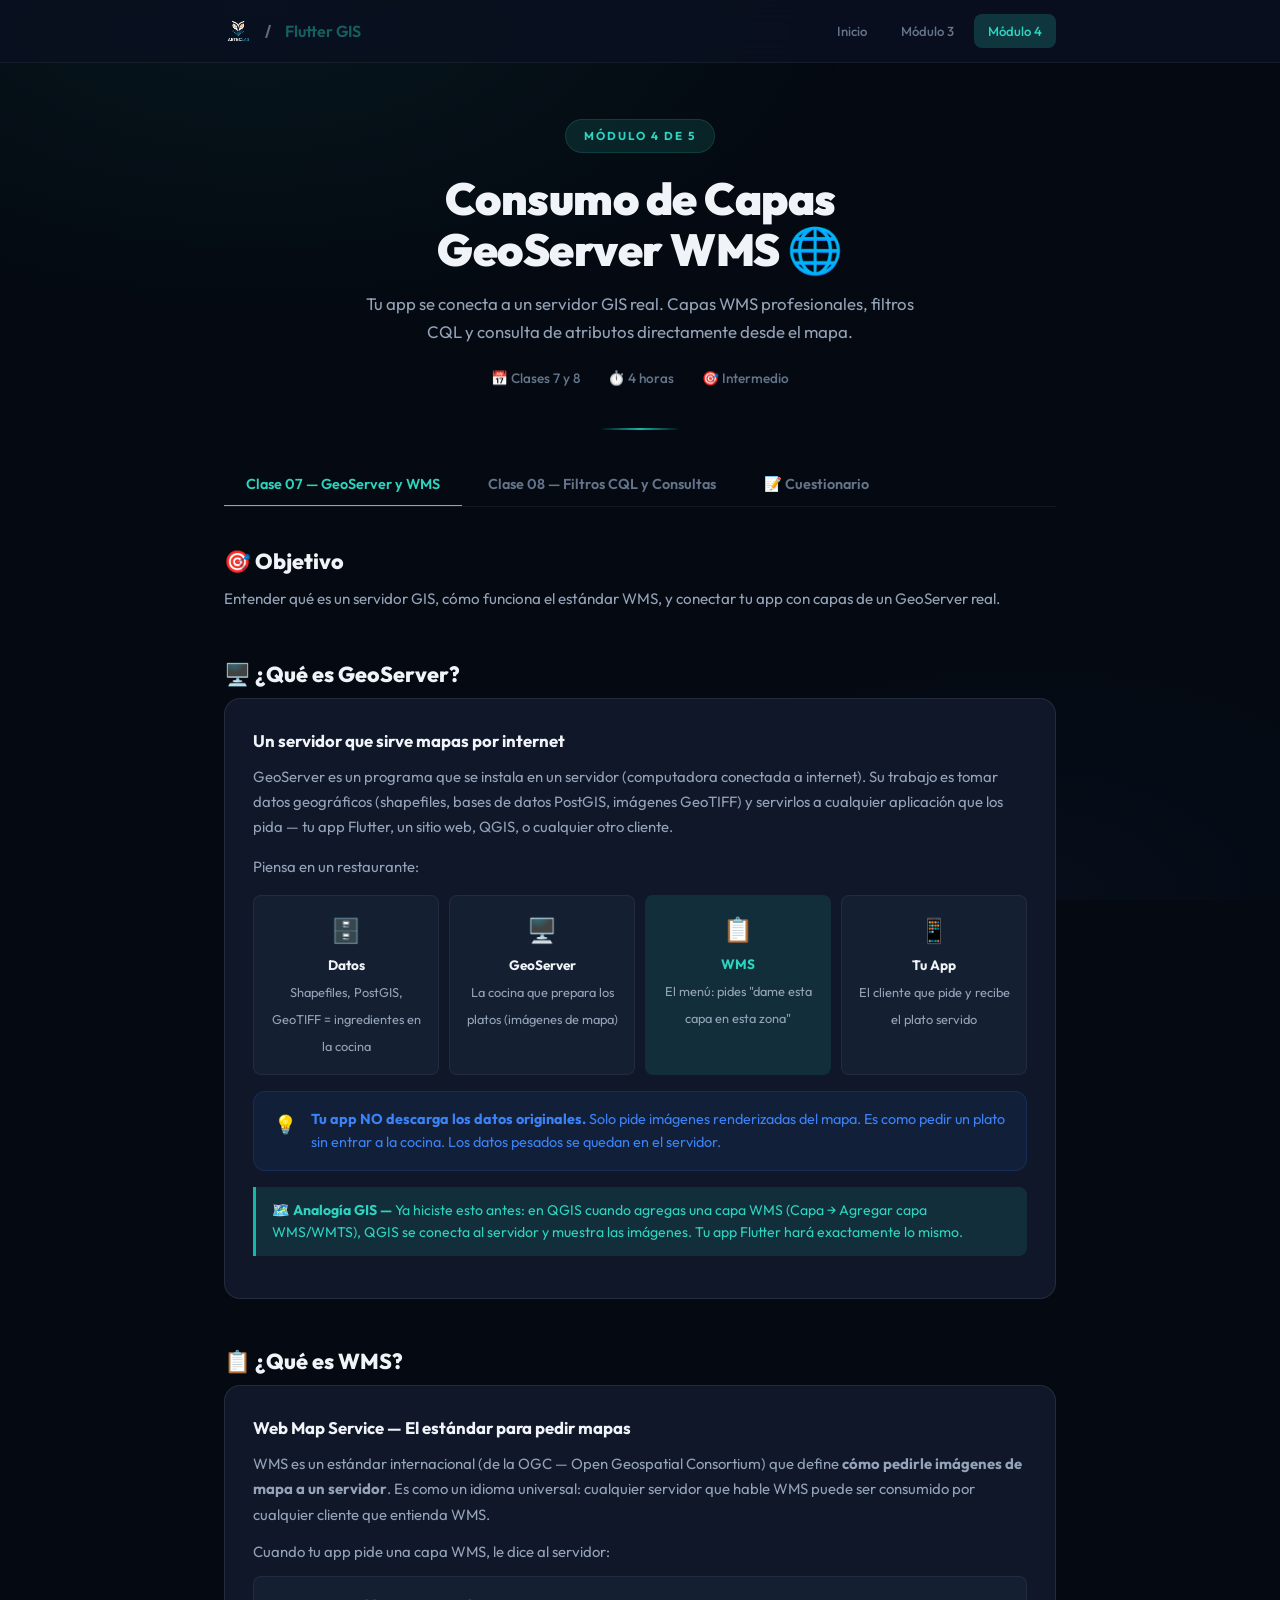
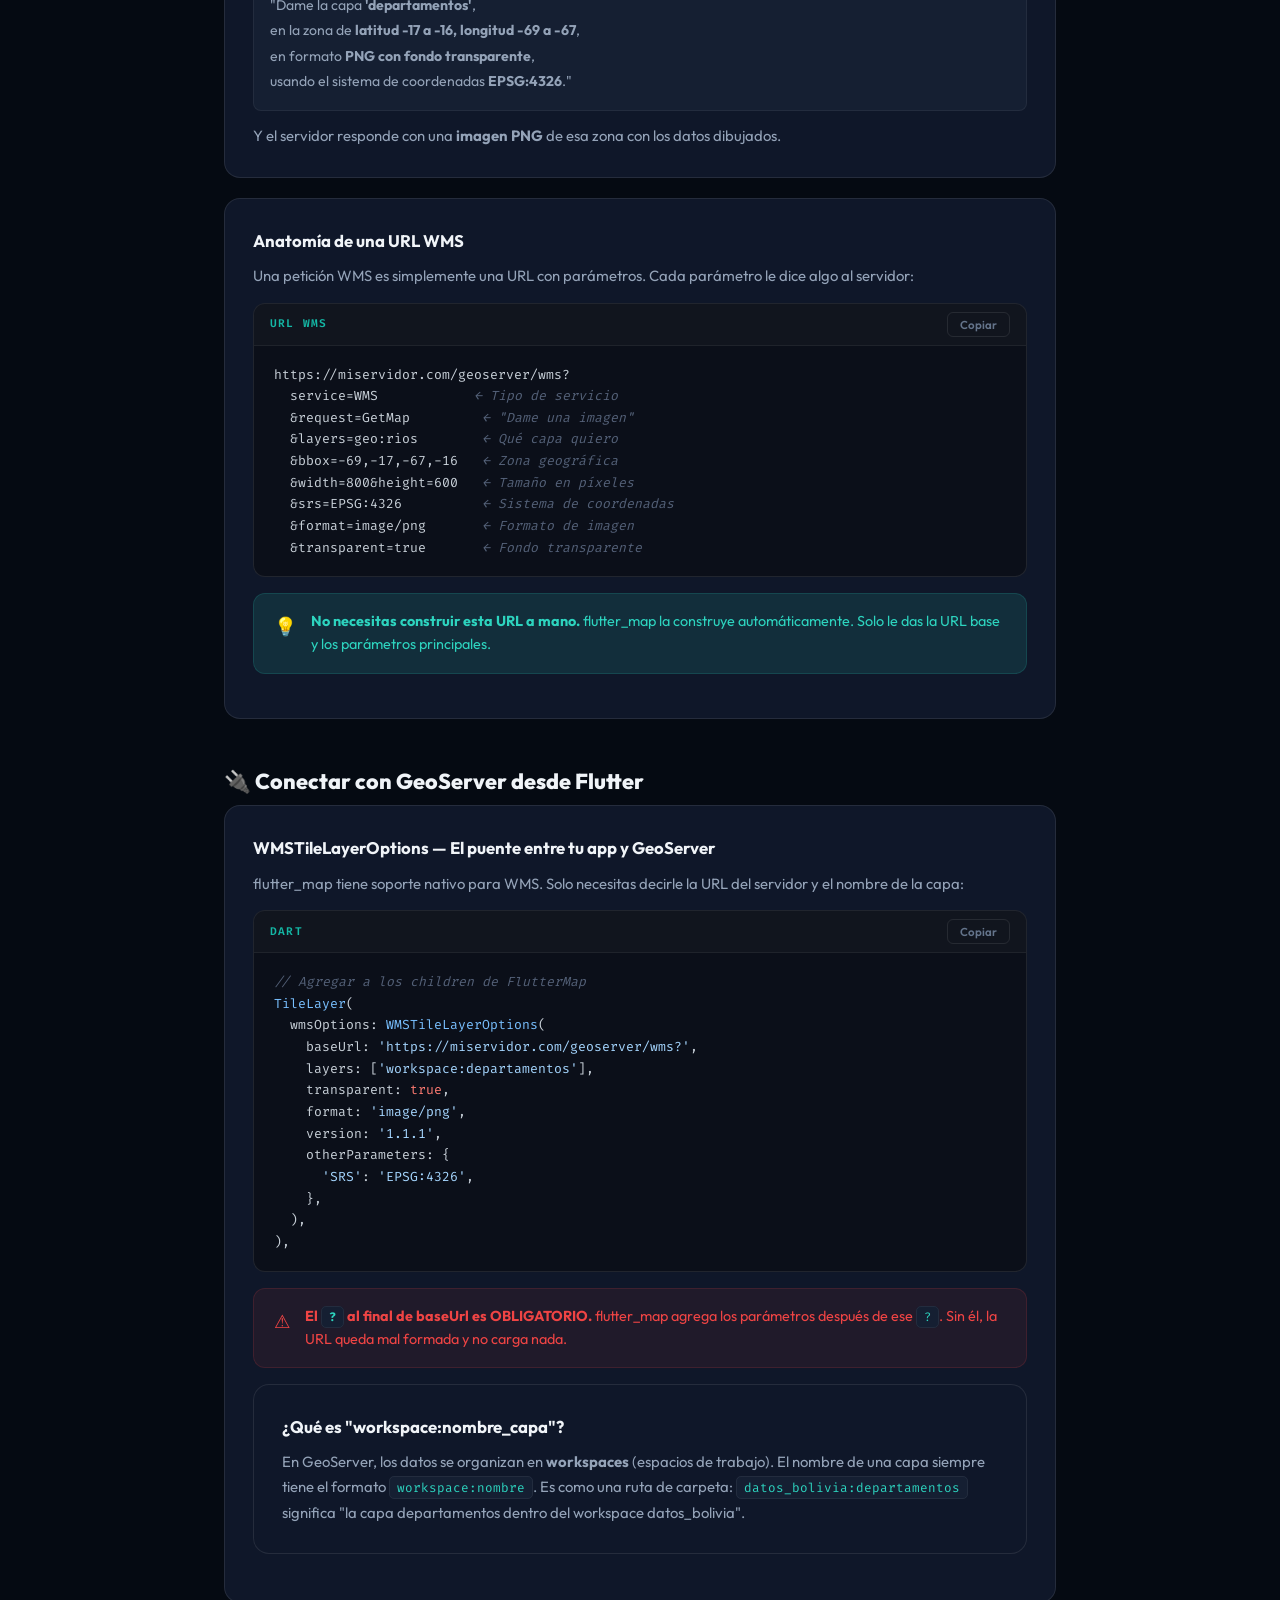
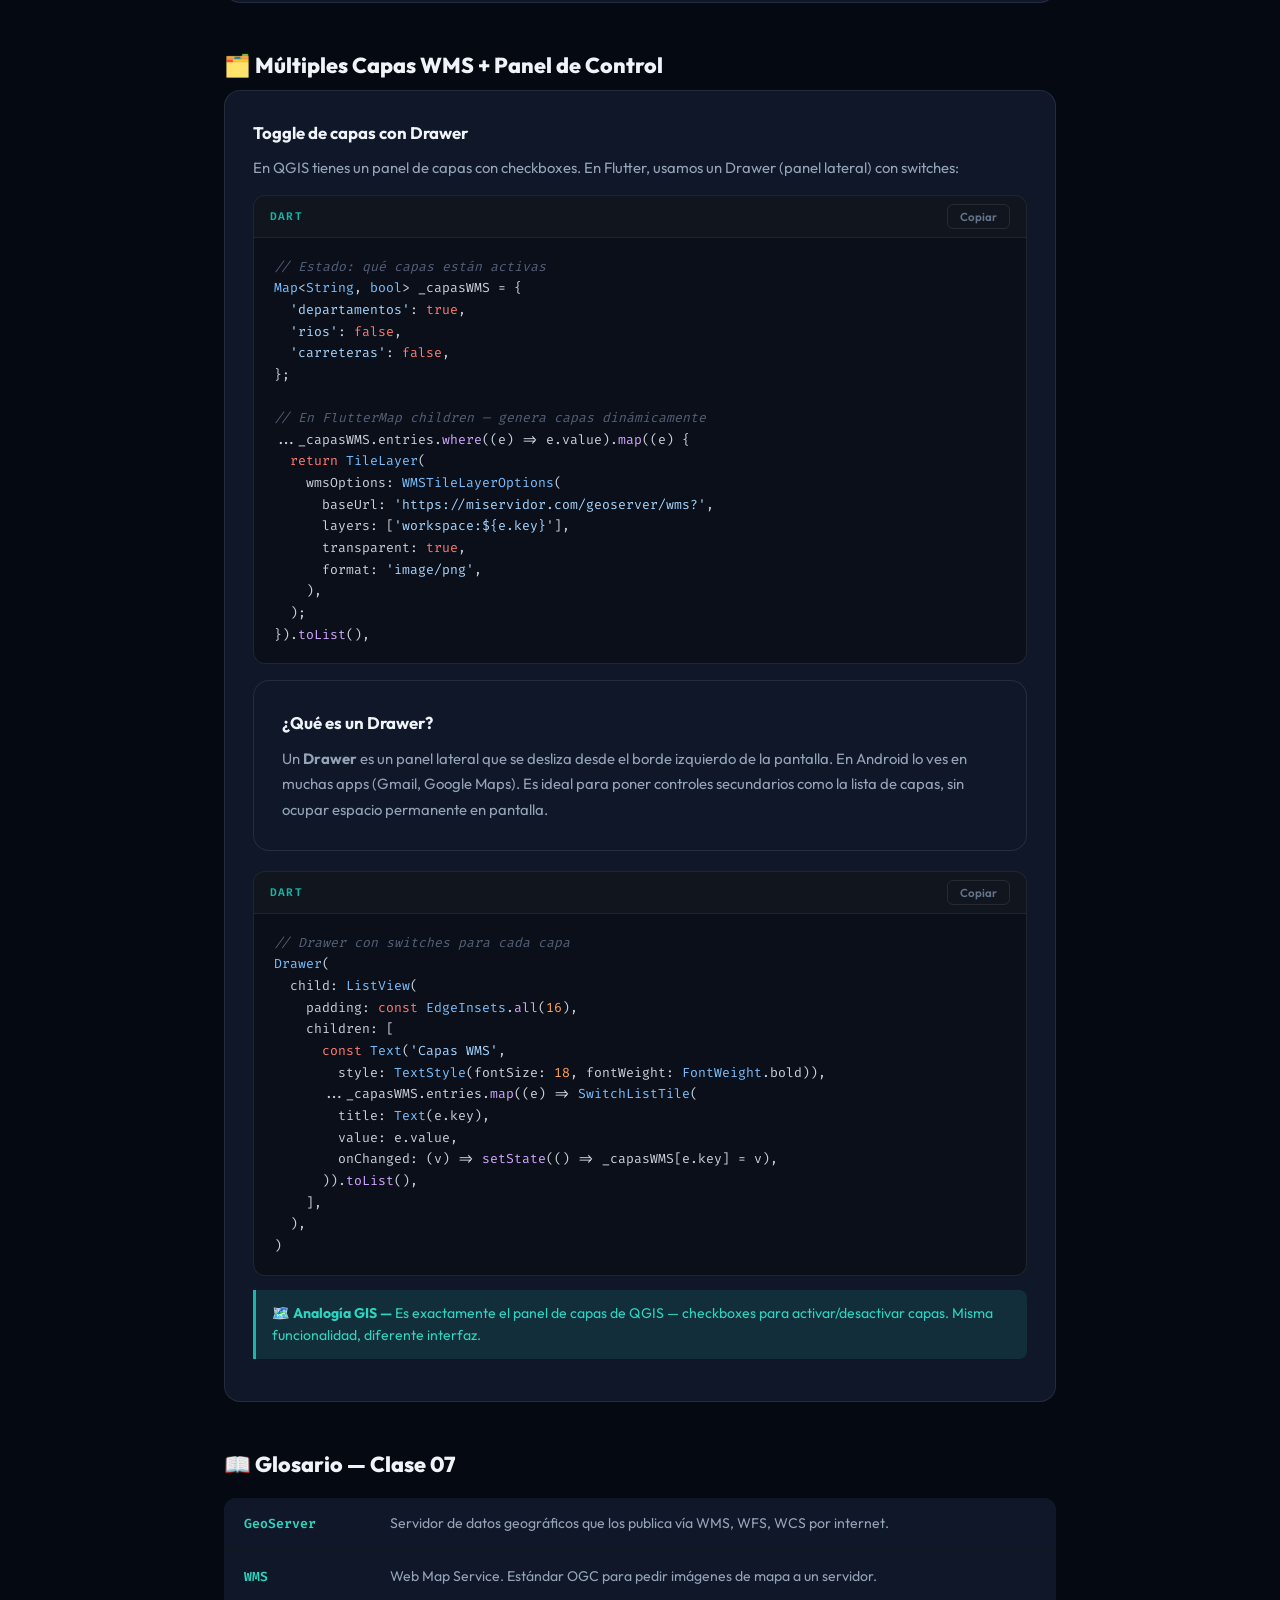
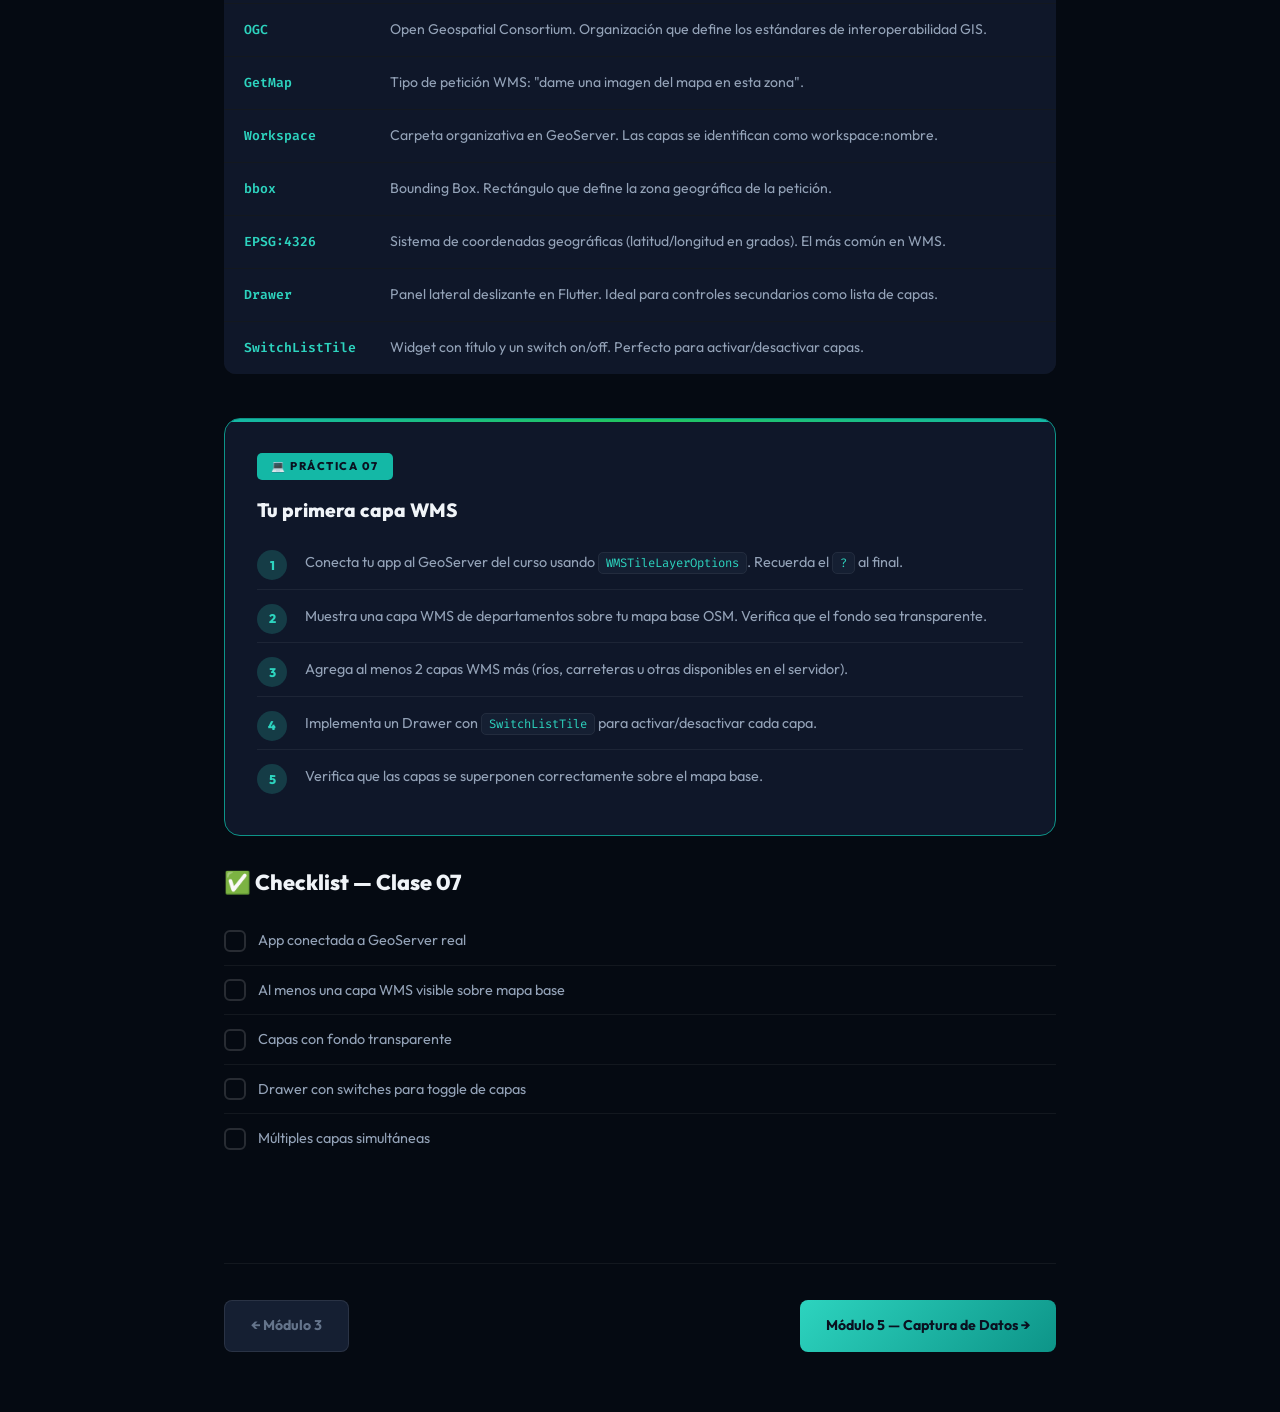
<file: modulo-04/index.html>
<!DOCTYPE html>
<html lang="es">
<head>
  <meta charset="UTF-8">
  <meta name="viewport" content="width=device-width, initial-scale=1.0">
  <title>Módulo 4 · GeoServer WMS — ARTECLAB</title>
  <link rel="stylesheet" href="../css/course.css">
  <link rel="icon" href="../img/logo-arteclab.png" type="image/png">
</head>
<body>
<div class="site-wrapper">

  <header class="topbar">
    <div class="topbar-inner">
      <a href="../index.html" class="topbar-brand">
        <img src="../img/logo-arteclab.png" alt="ARTECLAB">
        <span>/</span>
        <span class="brand-course">Flutter GIS</span>
      </a>
      <nav class="topbar-nav">
        <a href="../index.html">Inicio</a>
        <a href="../modulo-03/index.html">Módulo 3</a>
        <a href="index.html" class="active">Módulo 4</a>
      </nav>
    </div>
  </header>

  <main class="container">

    <div class="mod-header">
      <span class="mod-chip">Módulo 4 de 5</span>
      <h1 class="mod-title">Consumo de Capas<br>GeoServer WMS 🌐</h1>
      <p class="mod-desc">Tu app se conecta a un servidor GIS real. Capas WMS profesionales, filtros CQL y consulta de atributos directamente desde el mapa.</p>
      <div class="mod-stats">
        <span class="mod-stat">📅 Clases 7 y 8</span>
        <span class="mod-stat">⏱️ 4 horas</span>
        <span class="mod-stat">🎯 Intermedio</span>
      </div>
    </div>

    <div class="tabs">
      <button class="tab-btn active" data-target="t-clase07">Clase 07 — GeoServer y WMS</button>
      <button class="tab-btn" data-target="t-clase08">Clase 08 — Filtros CQL y Consultas</button>
      <button class="tab-btn" data-target="t-quiz4">📝 Cuestionario</button>
    </div>

    <!-- ═══════════════════════════════════════════════════════
         CLASE 07
         ═══════════════════════════════════════════════════════ -->
    <div id="t-clase07" class="tab-panel active">

      <div class="sec">
        <h2 class="sec-heading">🎯 Objetivo</h2>
        <p class="sec-lead">Entender qué es un servidor GIS, cómo funciona el estándar WMS, y conectar tu app con capas de un GeoServer real.</p>
      </div>

      <!-- ── Qué es GeoServer ── -->
      <div class="sec">
        <h2 class="sec-heading">🖥️ ¿Qué es GeoServer?</h2>

        <div class="card">
          <div class="card-title">Un servidor que sirve mapas por internet</div>
          <p>GeoServer es un programa que se instala en un servidor (computadora conectada a internet). Su trabajo es tomar datos geográficos (shapefiles, bases de datos PostGIS, imágenes GeoTIFF) y servirlos a cualquier aplicación que los pida — tu app Flutter, un sitio web, QGIS, o cualquier otro cliente.</p>

          <p style="margin-top:14px;">Piensa en un restaurante:</p>

          <div style="display:grid; grid-template-columns:repeat(auto-fit,minmax(170px,1fr)); gap:10px; margin:16px 0;">
            <div style="background:var(--bg-surface); padding:14px; border-radius:var(--radius-sm); border:1px solid var(--border-subtle); text-align:center;">
              <div style="font-size:1.5rem;">🗄️</div>
              <strong style="color:var(--text-primary); font-size:0.85rem;">Datos</strong><br>
              <span style="font-size:0.8rem;">Shapefiles, PostGIS, GeoTIFF = ingredientes en la cocina</span>
            </div>
            <div style="background:var(--bg-surface); padding:14px; border-radius:var(--radius-sm); border:1px solid var(--border-subtle); text-align:center;">
              <div style="font-size:1.5rem;">🖥️</div>
              <strong style="color:var(--text-primary); font-size:0.85rem;">GeoServer</strong><br>
              <span style="font-size:0.8rem;">La cocina que prepara los platos (imágenes de mapa)</span>
            </div>
            <div style="background:var(--teal-glow); padding:14px; border-radius:var(--radius-sm); text-align:center;">
              <div style="font-size:1.5rem;">📋</div>
              <strong style="color:var(--teal-400); font-size:0.85rem;">WMS</strong><br>
              <span style="font-size:0.8rem;">El menú: pides "dame esta capa en esta zona"</span>
            </div>
            <div style="background:var(--bg-surface); padding:14px; border-radius:var(--radius-sm); border:1px solid var(--border-subtle); text-align:center;">
              <div style="font-size:1.5rem;">📱</div>
              <strong style="color:var(--text-primary); font-size:0.85rem;">Tu App</strong><br>
              <span style="font-size:0.8rem;">El cliente que pide y recibe el plato servido</span>
            </div>
          </div>

          <div class="callout callout--info">
            <span class="callout-icon">💡</span>
            <div><strong>Tu app NO descarga los datos originales.</strong> Solo pide imágenes renderizadas del mapa. Es como pedir un plato sin entrar a la cocina. Los datos pesados se quedan en el servidor.</div>
          </div>

          <div class="gis-analogy">Ya hiciste esto antes: en QGIS cuando agregas una capa WMS (Capa → Agregar capa WMS/WMTS), QGIS se conecta al servidor y muestra las imágenes. Tu app Flutter hará exactamente lo mismo.</div>
        </div>
      </div>

      <!-- ── WMS ── -->
      <div class="sec">
        <h2 class="sec-heading">📋 ¿Qué es WMS?</h2>

        <div class="card">
          <div class="card-title">Web Map Service — El estándar para pedir mapas</div>
          <p>WMS es un estándar internacional (de la OGC — Open Geospatial Consortium) que define <strong>cómo pedirle imágenes de mapa a un servidor</strong>. Es como un idioma universal: cualquier servidor que hable WMS puede ser consumido por cualquier cliente que entienda WMS.</p>

          <p style="margin-top:12px;">Cuando tu app pide una capa WMS, le dice al servidor:</p>
          <div style="background:var(--bg-surface); padding:16px; border-radius:var(--radius-sm); margin:12px 0; border:1px solid var(--border-subtle);">
            <p style="margin:0; font-size:0.88rem; line-height:1.8;">
              "Dame la capa <strong>'departamentos'</strong>,<br>
              en la zona de <strong>latitud -17 a -16, longitud -69 a -67</strong>,<br>
              en formato <strong>PNG con fondo transparente</strong>,<br>
              usando el sistema de coordenadas <strong>EPSG:4326</strong>."
            </p>
          </div>
          <p>Y el servidor responde con una <strong>imagen PNG</strong> de esa zona con los datos dibujados.</p>
        </div>

        <div class="card">
          <div class="card-title">Anatomía de una URL WMS</div>
          <p>Una petición WMS es simplemente una URL con parámetros. Cada parámetro le dice algo al servidor:</p>
          <div class="codeblock">
            <div class="codeblock-bar"><span class="codeblock-lang">URL WMS</span><button class="codeblock-copy">Copiar</button></div>
            <pre>https://miservidor.com/geoserver/wms?
  service=WMS            <span class="hl-cm">← Tipo de servicio</span>
  &request=GetMap         <span class="hl-cm">← "Dame una imagen"</span>
  &layers=geo:rios        <span class="hl-cm">← Qué capa quiero</span>
  &bbox=-69,-17,-67,-16   <span class="hl-cm">← Zona geográfica</span>
  &width=800&height=600   <span class="hl-cm">← Tamaño en píxeles</span>
  &srs=EPSG:4326          <span class="hl-cm">← Sistema de coordenadas</span>
  &format=image/png       <span class="hl-cm">← Formato de imagen</span>
  &transparent=true       <span class="hl-cm">← Fondo transparente</span></pre>
          </div>

          <div class="callout callout--tip">
            <span class="callout-icon">💡</span>
            <div><strong>No necesitas construir esta URL a mano.</strong> flutter_map la construye automáticamente. Solo le das la URL base y los parámetros principales.</div>
          </div>
        </div>
      </div>

      <!-- ── Conectar ── -->
      <div class="sec">
        <h2 class="sec-heading">🔌 Conectar con GeoServer desde Flutter</h2>

        <div class="card">
          <div class="card-title">WMSTileLayerOptions — El puente entre tu app y GeoServer</div>
          <p>flutter_map tiene soporte nativo para WMS. Solo necesitas decirle la URL del servidor y el nombre de la capa:</p>
          <div class="codeblock">
            <div class="codeblock-bar"><span class="codeblock-lang">Dart</span><button class="codeblock-copy">Copiar</button></div>
            <pre><span class="hl-cm">// Agregar a los children de FlutterMap</span>
<span class="hl-tp">TileLayer</span>(
  wmsOptions: <span class="hl-tp">WMSTileLayerOptions</span>(
    baseUrl: <span class="hl-st">'https://miservidor.com/geoserver/wms?'</span>,
    layers: [<span class="hl-st">'workspace:departamentos'</span>],
    transparent: <span class="hl-kw">true</span>,
    format: <span class="hl-st">'image/png'</span>,
    version: <span class="hl-st">'1.1.1'</span>,
    otherParameters: {
      <span class="hl-st">'SRS'</span>: <span class="hl-st">'EPSG:4326'</span>,
    },
  ),
),</pre>
          </div>
          <div class="callout callout--danger">
            <span class="callout-icon">⚠️</span>
            <div><strong>El <code>?</code> al final de baseUrl es OBLIGATORIO.</strong> flutter_map agrega los parámetros después de ese <code>?</code>. Sin él, la URL queda mal formada y no carga nada.</div>
          </div>

          <div class="card" style="margin-top:16px;">
            <div class="card-title">¿Qué es "workspace:nombre_capa"?</div>
            <p>En GeoServer, los datos se organizan en <strong>workspaces</strong> (espacios de trabajo). El nombre de una capa siempre tiene el formato <code>workspace:nombre</code>. Es como una ruta de carpeta: <code>datos_bolivia:departamentos</code> significa "la capa departamentos dentro del workspace datos_bolivia".</p>
          </div>
        </div>
      </div>

      <!-- ── Múltiples capas ── -->
      <div class="sec">
        <h2 class="sec-heading">🗂️ Múltiples Capas WMS + Panel de Control</h2>

        <div class="card">
          <div class="card-title">Toggle de capas con Drawer</div>
          <p>En QGIS tienes un panel de capas con checkboxes. En Flutter, usamos un Drawer (panel lateral) con switches:</p>
          <div class="codeblock">
            <div class="codeblock-bar"><span class="codeblock-lang">Dart</span><button class="codeblock-copy">Copiar</button></div>
            <pre><span class="hl-cm">// Estado: qué capas están activas</span>
<span class="hl-tp">Map</span>&lt;<span class="hl-tp">String</span>, <span class="hl-tp">bool</span>&gt; _capasWMS = {
  <span class="hl-st">'departamentos'</span>: <span class="hl-kw">true</span>,
  <span class="hl-st">'rios'</span>: <span class="hl-kw">false</span>,
  <span class="hl-st">'carreteras'</span>: <span class="hl-kw">false</span>,
};

<span class="hl-cm">// En FlutterMap children — genera capas dinámicamente</span>
..._capasWMS.entries.<span class="hl-fn">where</span>((e) =&gt; e.value).<span class="hl-fn">map</span>((e) {
  <span class="hl-kw">return</span> <span class="hl-tp">TileLayer</span>(
    wmsOptions: <span class="hl-tp">WMSTileLayerOptions</span>(
      baseUrl: <span class="hl-st">'https://miservidor.com/geoserver/wms?'</span>,
      layers: [<span class="hl-st">'workspace:${e.key}'</span>],
      transparent: <span class="hl-kw">true</span>,
      format: <span class="hl-st">'image/png'</span>,
    ),
  );
}).<span class="hl-fn">toList</span>(),</pre>
          </div>

          <div class="card" style="margin-top:16px;">
            <div class="card-title">¿Qué es un Drawer?</div>
            <p>Un <strong>Drawer</strong> es un panel lateral que se desliza desde el borde izquierdo de la pantalla. En Android lo ves en muchas apps (Gmail, Google Maps). Es ideal para poner controles secundarios como la lista de capas, sin ocupar espacio permanente en pantalla.</p>
          </div>

          <div class="codeblock">
            <div class="codeblock-bar"><span class="codeblock-lang">Dart</span><button class="codeblock-copy">Copiar</button></div>
            <pre><span class="hl-cm">// Drawer con switches para cada capa</span>
<span class="hl-tp">Drawer</span>(
  child: <span class="hl-tp">ListView</span>(
    padding: <span class="hl-kw">const</span> <span class="hl-tp">EdgeInsets</span>.<span class="hl-fn">all</span>(<span class="hl-nm">16</span>),
    children: [
      <span class="hl-kw">const</span> <span class="hl-tp">Text</span>(<span class="hl-st">'Capas WMS'</span>,
        style: <span class="hl-tp">TextStyle</span>(fontSize: <span class="hl-nm">18</span>, fontWeight: <span class="hl-tp">FontWeight</span>.bold)),
      ..._capasWMS.entries.<span class="hl-fn">map</span>((e) =&gt; <span class="hl-tp">SwitchListTile</span>(
        title: <span class="hl-tp">Text</span>(e.key),
        value: e.value,
        onChanged: (v) =&gt; <span class="hl-fn">setState</span>(() =&gt; _capasWMS[e.key] = v),
      )).<span class="hl-fn">toList</span>(),
    ],
  ),
)</pre>
          </div>
          <div class="gis-analogy">Es exactamente el panel de capas de QGIS — checkboxes para activar/desactivar capas. Misma funcionalidad, diferente interfaz.</div>
        </div>
      </div>

      <div class="sec">
        <h2 class="sec-heading">📖 Glosario — Clase 07</h2>
        <div class="glossary">
          <div class="glossary-item"><span class="glossary-term">GeoServer</span><span class="glossary-def">Servidor de datos geográficos que los publica vía WMS, WFS, WCS por internet.</span></div>
          <div class="glossary-item"><span class="glossary-term">WMS</span><span class="glossary-def">Web Map Service. Estándar OGC para pedir imágenes de mapa a un servidor.</span></div>
          <div class="glossary-item"><span class="glossary-term">OGC</span><span class="glossary-def">Open Geospatial Consortium. Organización que define los estándares de interoperabilidad GIS.</span></div>
          <div class="glossary-item"><span class="glossary-term">GetMap</span><span class="glossary-def">Tipo de petición WMS: "dame una imagen del mapa en esta zona".</span></div>
          <div class="glossary-item"><span class="glossary-term">Workspace</span><span class="glossary-def">Carpeta organizativa en GeoServer. Las capas se identifican como workspace:nombre.</span></div>
          <div class="glossary-item"><span class="glossary-term">bbox</span><span class="glossary-def">Bounding Box. Rectángulo que define la zona geográfica de la petición.</span></div>
          <div class="glossary-item"><span class="glossary-term">EPSG:4326</span><span class="glossary-def">Sistema de coordenadas geográficas (latitud/longitud en grados). El más común en WMS.</span></div>
          <div class="glossary-item"><span class="glossary-term">Drawer</span><span class="glossary-def">Panel lateral deslizante en Flutter. Ideal para controles secundarios como lista de capas.</span></div>
          <div class="glossary-item"><span class="glossary-term">SwitchListTile</span><span class="glossary-def">Widget con título y un switch on/off. Perfecto para activar/desactivar capas.</span></div>
        </div>
      </div>

      <div class="practice">
        <span class="practice-chip">💻 Práctica 07</span>
        <div class="practice-title">Tu primera capa WMS</div>
        <ol class="practice-steps">
          <li>Conecta tu app al GeoServer del curso usando <code>WMSTileLayerOptions</code>. Recuerda el <code>?</code> al final.</li>
          <li>Muestra una capa WMS de departamentos sobre tu mapa base OSM. Verifica que el fondo sea transparente.</li>
          <li>Agrega al menos 2 capas WMS más (ríos, carreteras u otras disponibles en el servidor).</li>
          <li>Implementa un Drawer con <code>SwitchListTile</code> para activar/desactivar cada capa.</li>
          <li>Verifica que las capas se superponen correctamente sobre el mapa base.</li>
        </ol>
      </div>

      <div class="sec">
        <h2 class="sec-heading">✅ Checklist — Clase 07</h2>
        <ul class="checklist">
          <li><span class="ck-box"></span> App conectada a GeoServer real</li>
          <li><span class="ck-box"></span> Al menos una capa WMS visible sobre mapa base</li>
          <li><span class="ck-box"></span> Capas con fondo transparente</li>
          <li><span class="ck-box"></span> Drawer con switches para toggle de capas</li>
          <li><span class="ck-box"></span> Múltiples capas simultáneas</li>
        </ul>
      </div>
    </div>

    <!-- ═══════════════════════════════════════════════════════
         CLASE 08
         ═══════════════════════════════════════════════════════ -->
    <div id="t-clase08" class="tab-panel">

      <div class="sec">
        <h2 class="sec-heading">🎯 Objetivo</h2>
        <p class="sec-lead">Filtrar datos del servidor con CQL, consultar atributos de features al tocar el mapa, y mostrar la leyenda de las capas WMS.</p>
      </div>

      <!-- CQL -->
      <div class="sec">
        <h2 class="sec-heading">🔍 Filtros CQL — Consultar datos en el servidor</h2>

        <div class="card">
          <div class="card-title">¿Qué es CQL?</div>
          <p>CQL = Common Query Language. Es un lenguaje para <strong>filtrar datos en el servidor antes de que los envíe</strong>. En vez de descargar todos los municipios de Bolivia y filtrar en tu app, le dices al servidor: "solo mándame los de La Paz".</p>

          <p style="margin-top:10px;">Si conoces SQL, CQL es muy similar a la cláusula WHERE:</p>

          <div style="display:grid; grid-template-columns:1fr 1fr; gap:12px; margin:14px 0;">
            <div style="background:var(--bg-surface); padding:14px; border-radius:var(--radius-sm); border:1px solid var(--border-subtle);">
              <strong style="color:var(--amber-500); font-size:0.82rem;">SQL (QGIS/PostgreSQL)</strong><br>
              <code style="font-size:0.8rem;">WHERE depto = 'La Paz'</code>
            </div>
            <div style="background:var(--teal-glow); padding:14px; border-radius:var(--radius-sm);">
              <strong style="color:var(--teal-400); font-size:0.82rem;">CQL (GeoServer)</strong><br>
              <code style="font-size:0.8rem;">CQL_FILTER=depto='La Paz'</code>
            </div>
          </div>

          <div class="callout callout--tip">
            <span class="callout-icon">💡</span>
            <div><strong>¿Por qué filtrar en el servidor?</strong> Porque es más eficiente. En vez de enviar 1000 municipios y que tu app descarte 900, el servidor solo envía los 100 que necesitas. Menos datos = más rápido.</div>
          </div>
        </div>

        <div class="card">
          <div class="card-title">Aplicar CQL en flutter_map</div>
          <div class="codeblock">
            <div class="codeblock-bar"><span class="codeblock-lang">Dart</span><button class="codeblock-copy">Copiar</button></div>
            <pre><span class="hl-tp">TileLayer</span>(
  wmsOptions: <span class="hl-tp">WMSTileLayerOptions</span>(
    baseUrl: <span class="hl-st">'https://miservidor.com/geoserver/wms?'</span>,
    layers: [<span class="hl-st">'workspace:municipios'</span>],
    transparent: <span class="hl-kw">true</span>,
    format: <span class="hl-st">'image/png'</span>,
    otherParameters: {
      <span class="hl-st">'CQL_FILTER'</span>: <span class="hl-st">"departamento='La Paz'"</span>,
    },
  ),
),</pre>
          </div>
        </div>

        <div class="card">
          <div class="card-title">Ejemplos de filtros CQL</div>
          <div class="codeblock">
            <div class="codeblock-bar"><span class="codeblock-lang">CQL</span><button class="codeblock-copy">Copiar</button></div>
            <pre><span class="hl-cm">// Por valor exacto de texto</span>
departamento='La Paz'

<span class="hl-cm">// Por rango numérico</span>
poblacion>100000

<span class="hl-cm">// Combinados con AND</span>
departamento='La Paz' AND poblacion>50000

<span class="hl-cm">// Por proximidad geográfica (10 km de un punto)</span>
DWITHIN(geometria, POINT(-68.15 -16.50), 10000, meters)</pre>
          </div>
          <div class="callout callout--warn">
            <span class="callout-icon">⚠️</span>
            <div>Los nombres de campos deben coincidir <strong>exactamente</strong> con los del servidor. Si en GeoServer el campo se llama <code>depto</code>, no puedes poner <code>departamento</code>. Verifica los nombres en la previsualización de GeoServer.</div>
          </div>
        </div>
      </div>

      <!-- GetFeatureInfo -->
      <div class="sec">
        <h2 class="sec-heading">👆 GetFeatureInfo — Consultar atributos al tocar</h2>

        <div class="card">
          <div class="card-title">¿Qué es GetFeatureInfo?</div>
          <p>Es otro tipo de petición WMS. En vez de pedir una imagen (<code>GetMap</code>), pides <strong>información del feature que está en un punto específico</strong>. Es como la herramienta "Identificar" de QGIS: haces clic en un polígono y ves sus atributos.</p>

          <p style="margin-top:12px;">El flujo es:</p>
          <div style="background:var(--bg-surface); padding:16px; border-radius:var(--radius-sm); margin:12px 0; border:1px solid var(--border-subtle);">
            <p style="margin:0; font-size:0.88rem; line-height:2;">
              1. El usuario toca el mapa → obtienes coordenadas (píxel)<br>
              2. Tu app construye una URL GetFeatureInfo con esas coordenadas<br>
              3. El servidor responde con los atributos en formato JSON<br>
              4. Tu app muestra los atributos en un diálogo
            </p>
          </div>

          <div class="codeblock">
            <div class="codeblock-bar"><span class="codeblock-lang">yaml — pubspec.yaml</span><button class="codeblock-copy">Copiar</button></div>
            <pre>dependencies:
  http: ^1.2.0   # ← NUEVO: para hacer peticiones HTTP</pre>
          </div>

          <div class="card" style="margin-top:16px;">
            <div class="card-title">¿Qué es el paquete http?</div>
            <p><code>http</code> es un paquete que permite a tu app hacer peticiones a servidores web — como abrir una URL y leer la respuesta. Lo necesitamos porque GetFeatureInfo devuelve datos JSON (no una imagen como GetMap).</p>
          </div>

          <div class="callout callout--info">
            <span class="callout-icon">🤖</span>
            <div><strong>Tip con IA:</strong> convertir el toque del usuario (lat/lng) al píxel X,Y que GetFeatureInfo necesita es matemática propensa a errores de signo. Pídele a la IA que te genere la fórmula <strong>y</strong> un caso de prueba con números conocidos — luego verifica tú mismo que el resultado del caso de prueba sea el correcto antes de confiar en la fórmula.</div>
          </div>
        </div>
      </div>

      <!-- Leyenda -->
      <div class="sec">
        <h2 class="sec-heading">🎨 Leyenda WMS</h2>

        <div class="card">
          <div class="card-title">El servidor genera la leyenda automáticamente</div>
          <p>GeoServer puede generar una imagen de la leyenda de cualquier capa. Solo necesitas pedirla con el tipo de petición <code>GetLegendGraphic</code>:</p>
          <div class="codeblock">
            <div class="codeblock-bar"><span class="codeblock-lang">Dart</span><button class="codeblock-copy">Copiar</button></div>
            <pre><span class="hl-tp">String</span> <span class="hl-fn">urlLeyenda</span>(<span class="hl-tp">String</span> capa) {
  <span class="hl-kw">return</span> <span class="hl-st">'https://miservidor.com/geoserver/wms?'</span>
    <span class="hl-st">'service=WMS&version=1.1.1'</span>
    <span class="hl-st">'&request=GetLegendGraphic'</span>
    <span class="hl-st">'&layer=workspace:$capa'</span>
    <span class="hl-st">'&format=image/png'</span>;
}

<span class="hl-cm">// Mostrar como imagen en tu app</span>
<span class="hl-tp">Image</span>.<span class="hl-fn">network</span>(<span class="hl-fn">urlLeyenda</span>(<span class="hl-st">'departamentos'</span>))</pre>
          </div>
          <div class="gis-analogy">Es la leyenda del mapa — exactamente como la que ves en QGIS abajo de cada capa. Pero generada por el servidor.</div>
        </div>
      </div>

      <div class="sec">
        <h2 class="sec-heading">📖 Glosario — Clase 08</h2>
        <div class="glossary">
          <div class="glossary-item"><span class="glossary-term">CQL</span><span class="glossary-def">Common Query Language. Lenguaje para filtrar datos en el servidor. Similar al WHERE de SQL.</span></div>
          <div class="glossary-item"><span class="glossary-term">CQL_FILTER</span><span class="glossary-def">Parámetro WMS que envía el filtro CQL al servidor.</span></div>
          <div class="glossary-item"><span class="glossary-term">GetFeatureInfo</span><span class="glossary-def">Petición WMS que devuelve los atributos del feature en un punto específico.</span></div>
          <div class="glossary-item"><span class="glossary-term">GetLegendGraphic</span><span class="glossary-def">Petición WMS que devuelve la imagen de la leyenda de una capa.</span></div>
          <div class="glossary-item"><span class="glossary-term">JSON</span><span class="glossary-def">Formato de texto estructurado para intercambiar datos. GetFeatureInfo responde en JSON.</span></div>
          <div class="glossary-item"><span class="glossary-term">http (paquete)</span><span class="glossary-def">Paquete de Flutter para hacer peticiones HTTP a servidores web.</span></div>
          <div class="glossary-item"><span class="glossary-term">DWITHIN</span><span class="glossary-def">Filtro CQL espacial: "features dentro de X metros de un punto".</span></div>
        </div>
      </div>

      <div class="practice">
        <span class="practice-chip">💻 Práctica 08</span>
        <div class="practice-title">Filtros y Consultas WMS</div>
        <ol class="practice-steps">
          <li>Agrega un filtro CQL a una capa para mostrar solo los municipios de un departamento.</li>
          <li>Implementa un <code>TextField</code> en el Drawer donde el usuario pueda escribir el nombre del departamento a filtrar.</li>
          <li>Implementa GetFeatureInfo: al tocar el mapa sobre una capa WMS, muestra los atributos en un diálogo.</li>
          <li>Muestra la leyenda WMS de al menos una capa en el Drawer.</li>
        </ol>
      </div>

      <div class="challenge">
        <span class="challenge-chip">🚀 Reto Extra — Selector dinámico</span>
        <div class="card-title" style="color:var(--text-primary); margin-bottom:8px;">Filtro por DropdownButton</div>
        <p style="font-size:0.9rem;">Crea un DropdownButton con la lista de departamentos. Al seleccionar uno, actualiza el CQL_FILTER de la capa WMS dinámicamente sin necesidad de escribir texto.</p>
      </div>

      <div class="sec">
        <h2 class="sec-heading">✅ Checklist — Clase 08</h2>
        <ul class="checklist">
          <li><span class="ck-box"></span> Filtro CQL aplicado a una capa</li>
          <li><span class="ck-box"></span> TextField para escribir filtro dinámico</li>
          <li><span class="ck-box"></span> GetFeatureInfo muestra atributos al tocar</li>
          <li><span class="ck-box"></span> Leyenda WMS visible</li>
        </ul>
      </div>
    </div>

    <!-- ═══════════════════════════════════════════════════════
         CUESTIONARIO
         ═══════════════════════════════════════════════════════ -->
    <div id="t-quiz4" class="tab-panel">

      <div class="sec">
        <h2 class="sec-heading">📝 Autoevaluación — Módulo 4</h2>
        <p class="sec-lead">Verifica tu comprensión de GeoServer, WMS, CQL y consultas.</p>
      </div>

      <div class="quiz">
        <div class="quiz-heading">🧠 Cuestionario — 8 preguntas</div>

        <div class="quiz-q" data-qi="1" data-ans="b" data-explain="GeoServer sirve imágenes renderizadas. Tu app no descarga los datos originales.">
          <p class="quiz-q-text"><span class="quiz-q-num">1.</span> ¿Qué recibe tu app cuando pide una capa WMS?</p>
          <div class="quiz-opts">
            <div class="quiz-opt" data-val="a"><span class="quiz-dot"></span> El shapefile original</div>
            <div class="quiz-opt" data-val="b"><span class="quiz-dot"></span> Una imagen PNG del mapa</div>
            <div class="quiz-opt" data-val="c"><span class="quiz-dot"></span> Una base de datos PostGIS</div>
            <div class="quiz-opt" data-val="d"><span class="quiz-dot"></span> Coordenadas en texto</div>
          </div>
          <div class="quiz-fb"></div>
        </div>

        <div class="quiz-q" data-qi="2" data-ans="d" data-explain="flutter_map construye la URL agregando parámetros después del ?">
          <p class="quiz-q-text"><span class="quiz-q-num">2.</span> ¿Por qué la baseUrl del WMS debe terminar en <code>?</code>?</p>
          <div class="quiz-opts">
            <div class="quiz-opt" data-val="a"><span class="quiz-dot"></span> Es decorativo</div>
            <div class="quiz-opt" data-val="b"><span class="quiz-dot"></span> Indica que el servidor es seguro</div>
            <div class="quiz-opt" data-val="c"><span class="quiz-dot"></span> Activa el modo transparente</div>
            <div class="quiz-opt" data-val="d"><span class="quiz-dot"></span> flutter_map agrega parámetros después del ?</div>
          </div>
          <div class="quiz-fb"></div>
        </div>

        <div class="quiz-q" data-qi="3" data-ans="a" data-explain="workspace:nombre_capa es el formato de identificación de capas en GeoServer.">
          <p class="quiz-q-text"><span class="quiz-q-num">3.</span> ¿Cómo se identifica una capa en GeoServer?</p>
          <div class="quiz-opts">
            <div class="quiz-opt" data-val="a"><span class="quiz-dot"></span> workspace:nombre_capa</div>
            <div class="quiz-opt" data-val="b"><span class="quiz-dot"></span> /ruta/archivo.shp</div>
            <div class="quiz-opt" data-val="c"><span class="quiz-dot"></span> Solo el nombre</div>
            <div class="quiz-opt" data-val="d"><span class="quiz-dot"></span> Por su ID numérico</div>
          </div>
          <div class="quiz-fb"></div>
        </div>

        <div class="quiz-q" data-qi="4" data-ans="c" data-explain="CQL filtra en el servidor — solo envía los datos que cumplen el filtro.">
          <p class="quiz-q-text"><span class="quiz-q-num">4.</span> ¿Cuál es la ventaja de filtrar con CQL en vez de filtrar en la app?</p>
          <div class="quiz-opts">
            <div class="quiz-opt" data-val="a"><span class="quiz-dot"></span> La imagen es más bonita</div>
            <div class="quiz-opt" data-val="b"><span class="quiz-dot"></span> Es más fácil de escribir</div>
            <div class="quiz-opt" data-val="c"><span class="quiz-dot"></span> El servidor envía menos datos = más rápido</div>
            <div class="quiz-opt" data-val="d"><span class="quiz-dot"></span> No hay ventaja</div>
          </div>
          <div class="quiz-fb"></div>
        </div>

        <div class="quiz-q" data-qi="5" data-ans="b" data-explain="GetMap devuelve una imagen. GetFeatureInfo devuelve atributos (datos).">
          <p class="quiz-q-text"><span class="quiz-q-num">5.</span> ¿Cuál es la diferencia entre GetMap y GetFeatureInfo?</p>
          <div class="quiz-opts">
            <div class="quiz-opt" data-val="a"><span class="quiz-dot"></span> No hay diferencia</div>
            <div class="quiz-opt" data-val="b"><span class="quiz-dot"></span> GetMap = imagen, GetFeatureInfo = atributos</div>
            <div class="quiz-opt" data-val="c"><span class="quiz-dot"></span> GetFeatureInfo es más rápido</div>
            <div class="quiz-opt" data-val="d"><span class="quiz-dot"></span> GetMap solo funciona con satélite</div>
          </div>
          <div class="quiz-fb"></div>
        </div>

        <div class="quiz-q" data-qi="6" data-ans="a" data-explain="Los textos en CQL van entre comillas simples. Los números no llevan comillas.">
          <p class="quiz-q-text"><span class="quiz-q-num">6.</span> ¿Cuál filtro CQL es correcto para textos?</p>
          <div class="quiz-opts">
            <div class="quiz-opt" data-val="a"><span class="quiz-dot"></span> departamento='La Paz'</div>
            <div class="quiz-opt" data-val="b"><span class="quiz-dot"></span> departamento="La Paz"</div>
            <div class="quiz-opt" data-val="c"><span class="quiz-dot"></span> departamento=La Paz</div>
            <div class="quiz-opt" data-val="d"><span class="quiz-dot"></span> departamento:[La Paz]</div>
          </div>
          <div class="quiz-fb"></div>
        </div>

        <div class="quiz-q" data-qi="7" data-ans="c" data-explain="GetLegendGraphic es la petición WMS que devuelve la imagen de la leyenda.">
          <p class="quiz-q-text"><span class="quiz-q-num">7.</span> ¿Cómo obtienes la leyenda de una capa WMS?</p>
          <div class="quiz-opts">
            <div class="quiz-opt" data-val="a"><span class="quiz-dot"></span> La dibujas manualmente</div>
            <div class="quiz-opt" data-val="b"><span class="quiz-dot"></span> Con GetMap y parámetro legend=true</div>
            <div class="quiz-opt" data-val="c"><span class="quiz-dot"></span> Con request=GetLegendGraphic</div>
            <div class="quiz-opt" data-val="d"><span class="quiz-dot"></span> GeoServer no genera leyendas</div>
          </div>
          <div class="quiz-fb"></div>
        </div>

        <div class="quiz-q" data-qi="8" data-ans="d" data-explain="El paquete http permite hacer peticiones HTTP para recibir datos JSON del servidor.">
          <p class="quiz-q-text"><span class="quiz-q-num">8.</span> ¿Para qué necesitas el paquete http en este módulo?</p>
          <div class="quiz-opts">
            <div class="quiz-opt" data-val="a"><span class="quiz-dot"></span> Para cargar tiles del mapa</div>
            <div class="quiz-opt" data-val="b"><span class="quiz-dot"></span> Para conectar el GPS</div>
            <div class="quiz-opt" data-val="c"><span class="quiz-dot"></span> Para el filtro CQL</div>
            <div class="quiz-opt" data-val="d"><span class="quiz-dot"></span> Para hacer peticiones GetFeatureInfo y leer el JSON</div>
          </div>
          <div class="quiz-fb"></div>
        </div>

        <button class="quiz-submit">Verificar Respuestas</button>
        <div class="quiz-result"></div>
      </div>
    </div>

    <div class="bottom-nav">
      <a href="../modulo-03/index.html" class="btn-nav btn-prev">← Módulo 3</a>
      <a href="../modulo-05/index.html" class="btn-nav btn-next">Módulo 5 — Captura de Datos →</a>
    </div>

  </main>
</div>
<script src="../js/course.js"></script>
</body>
</html>
</file>
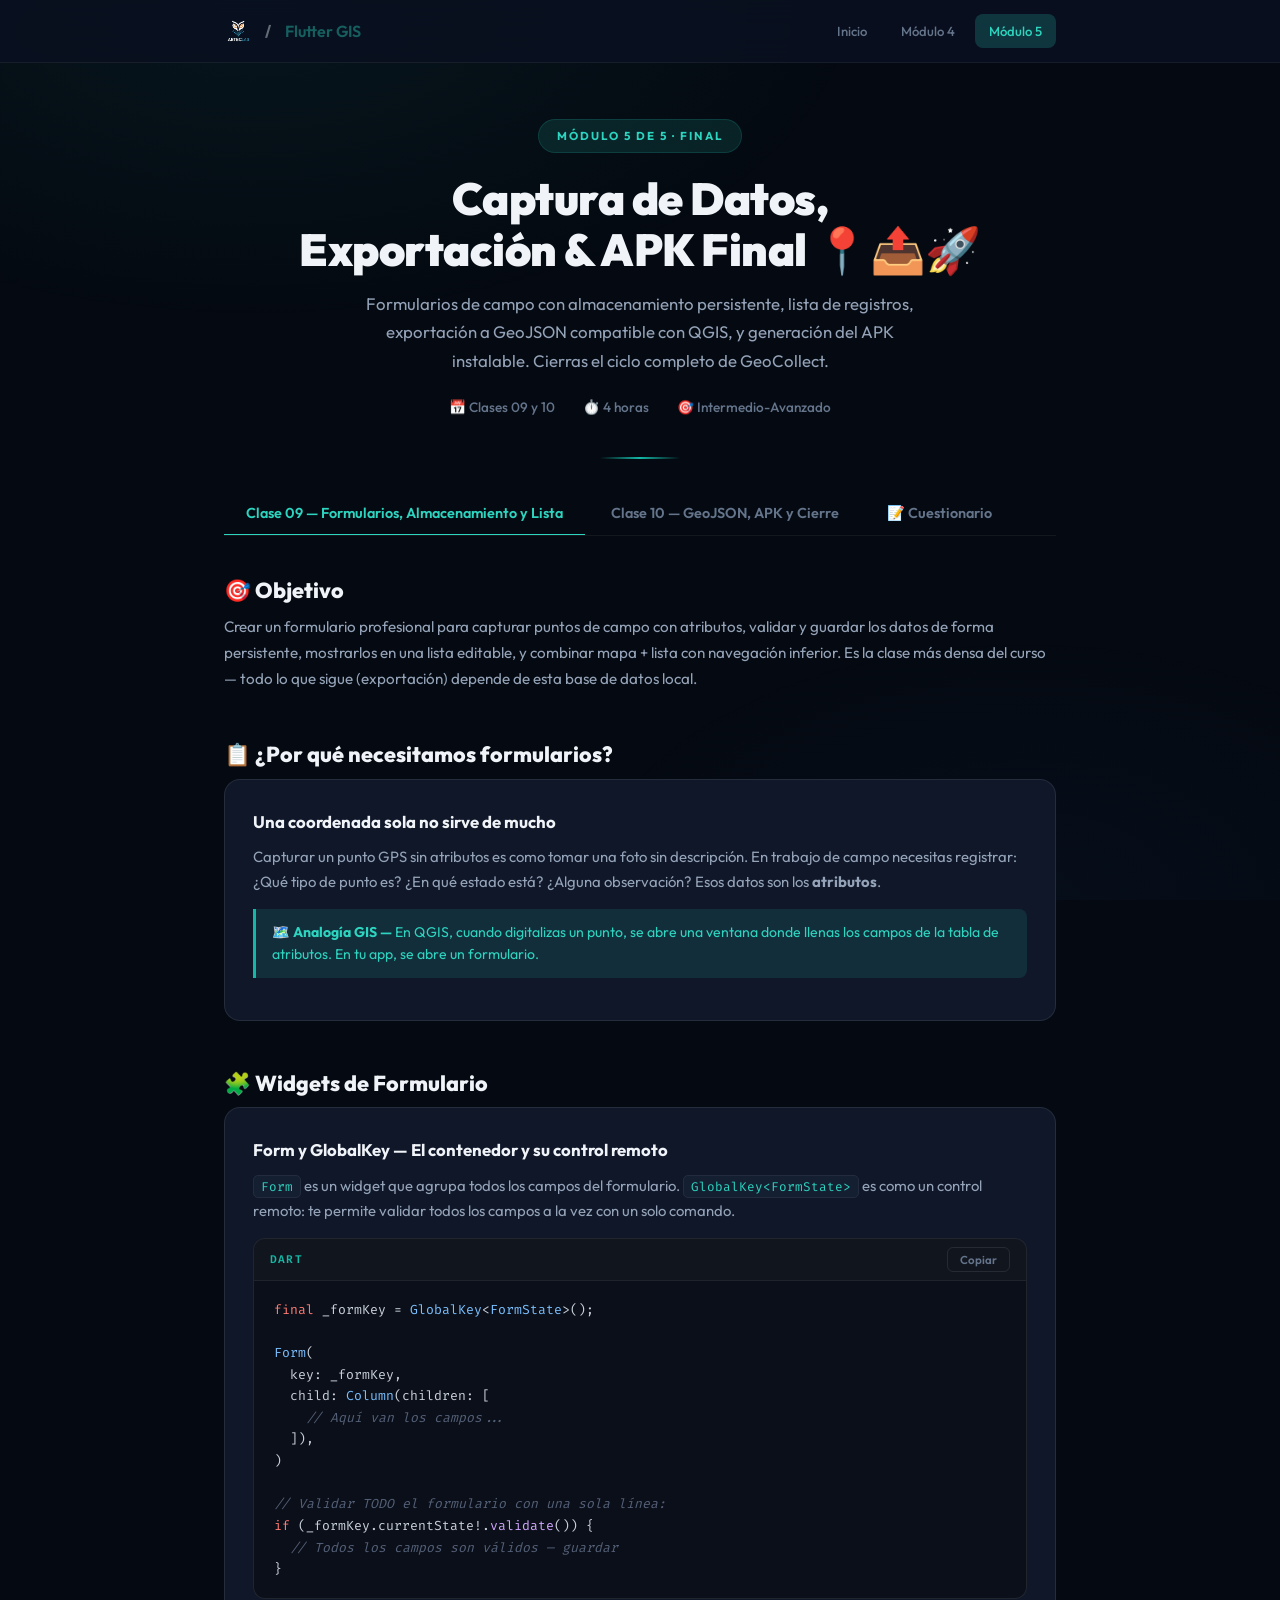
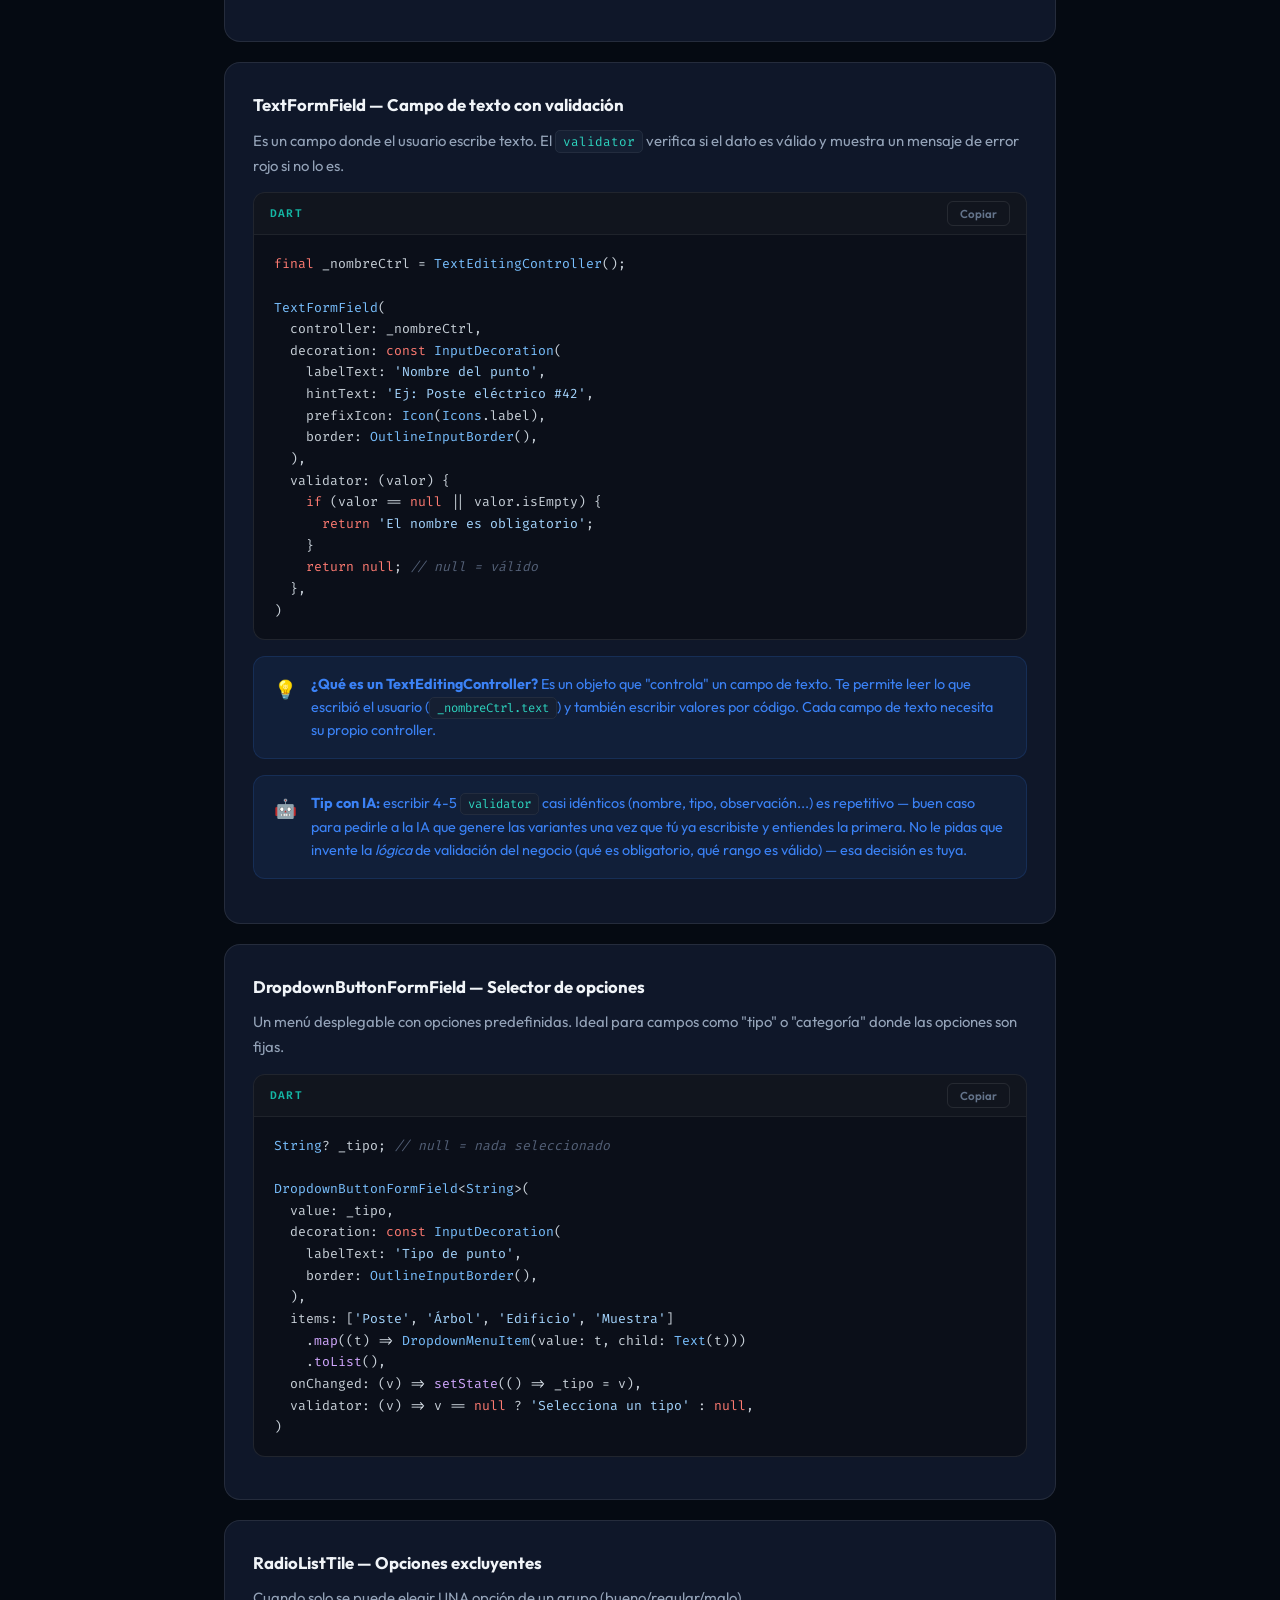
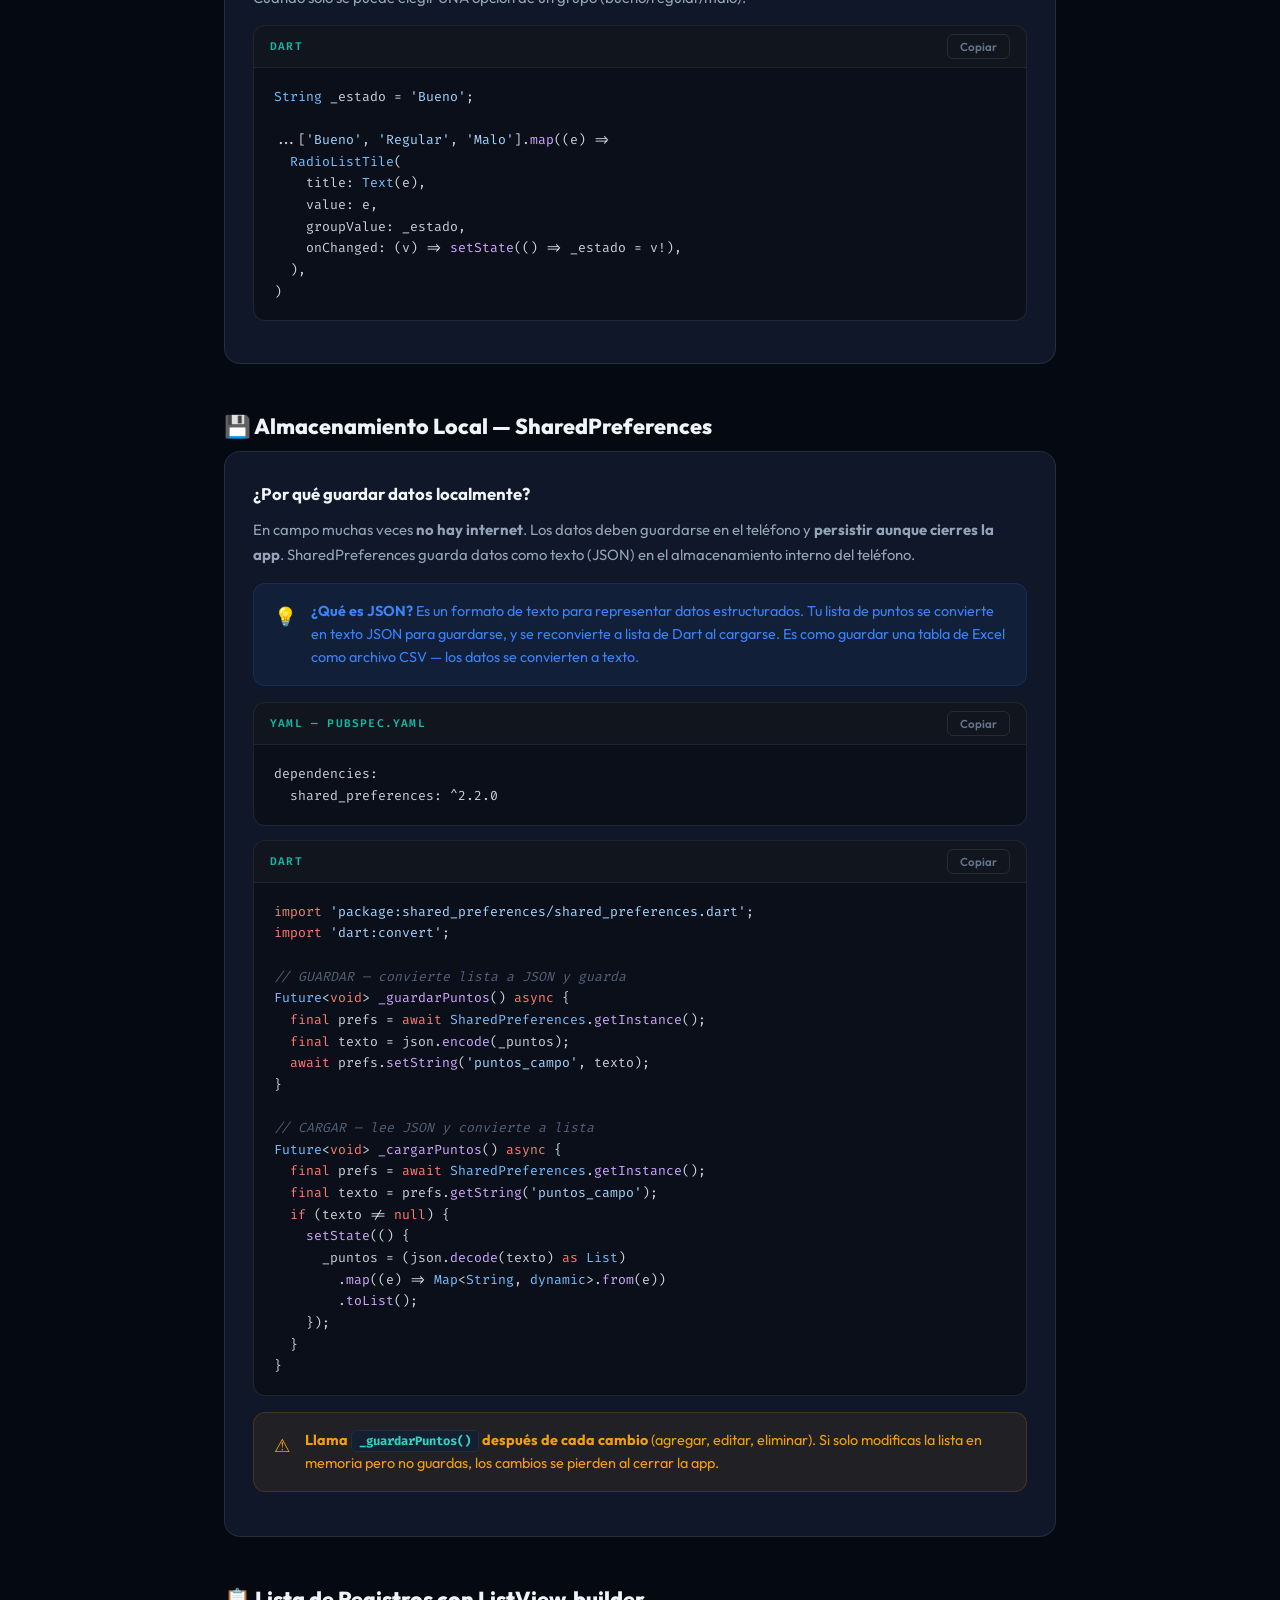
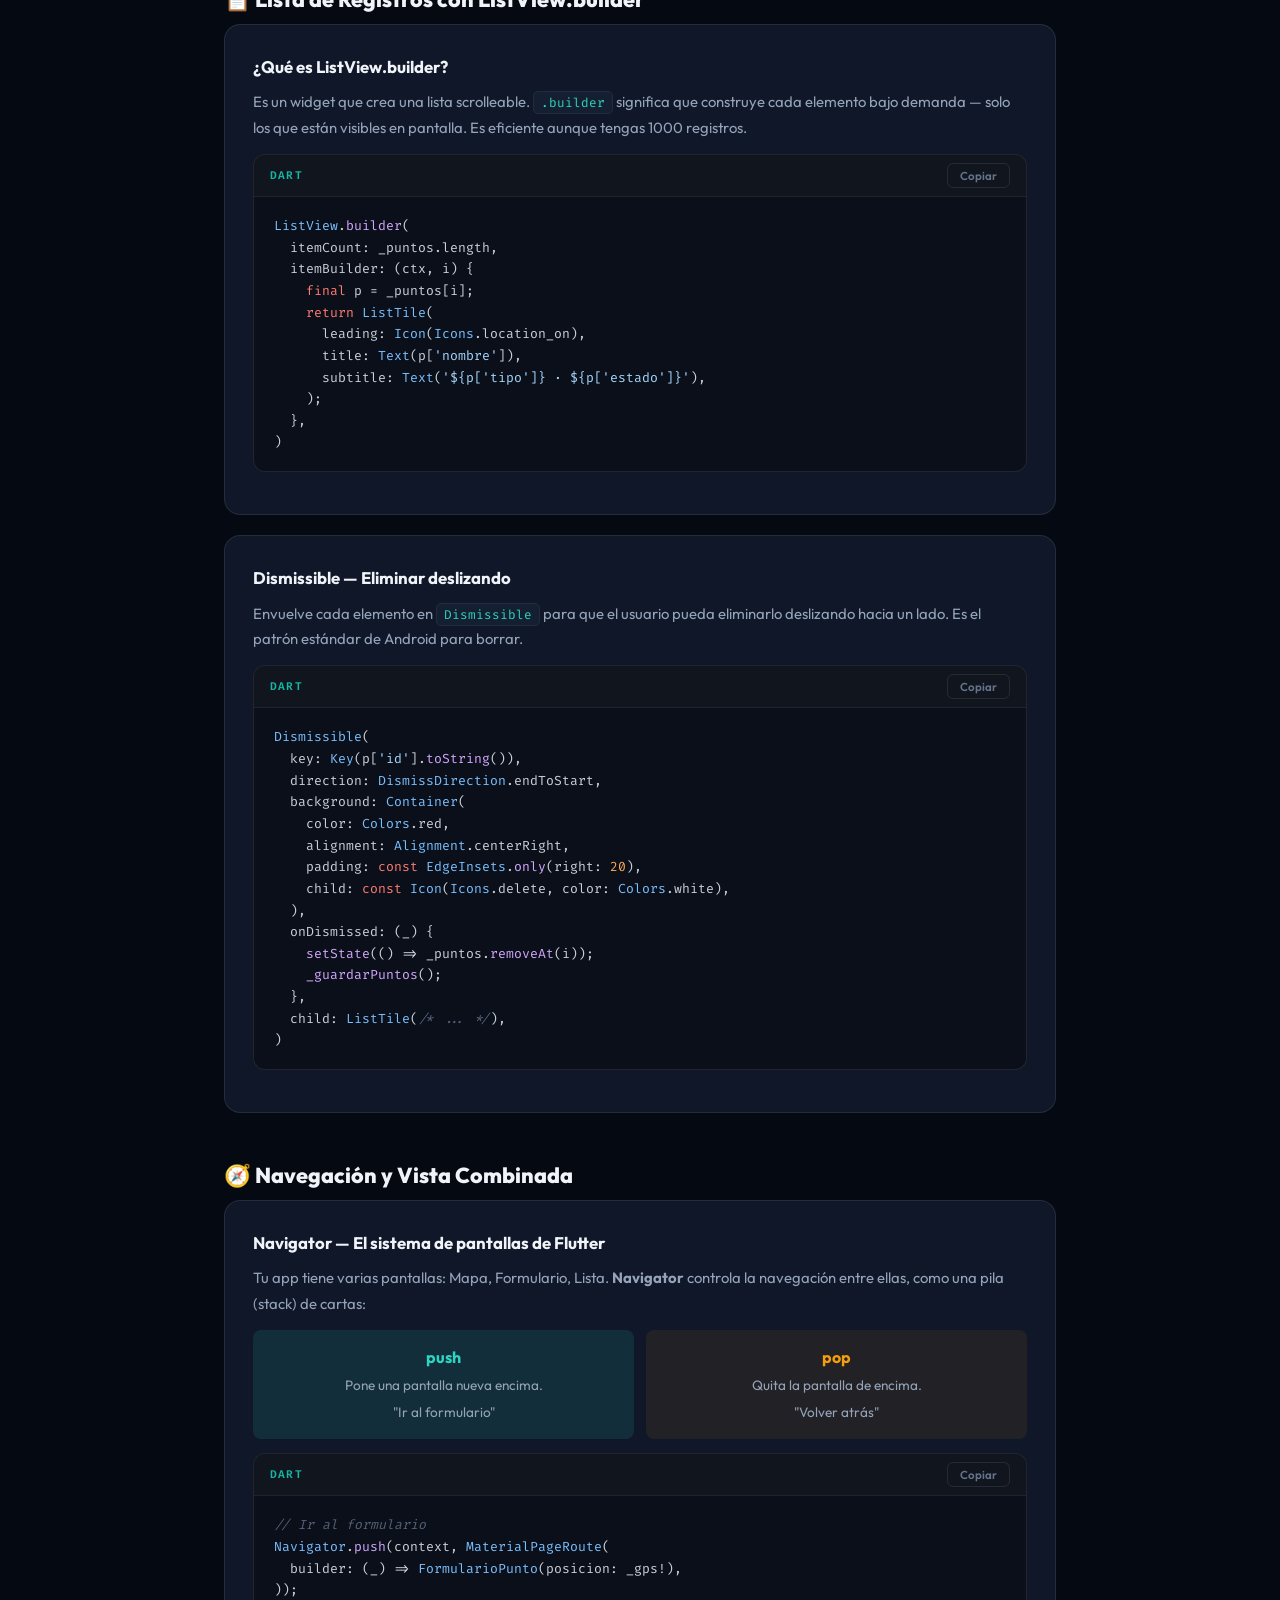
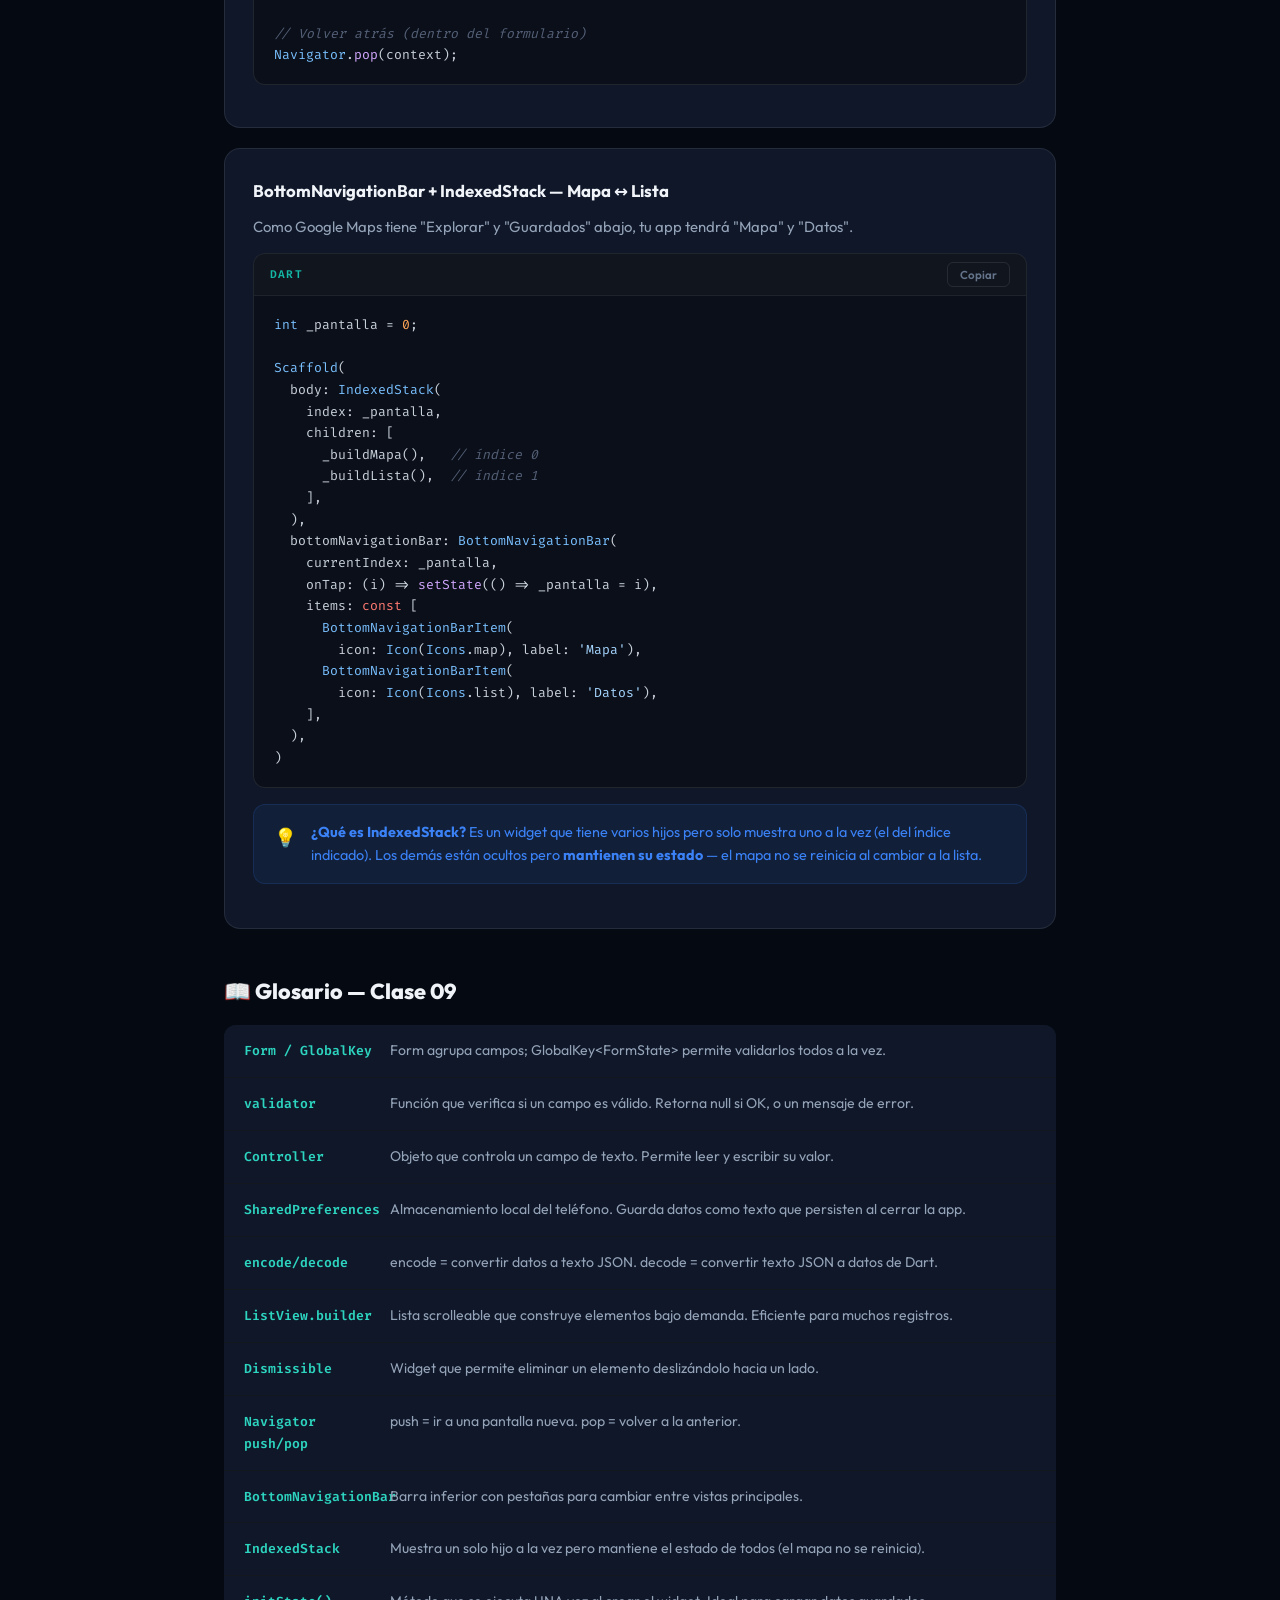
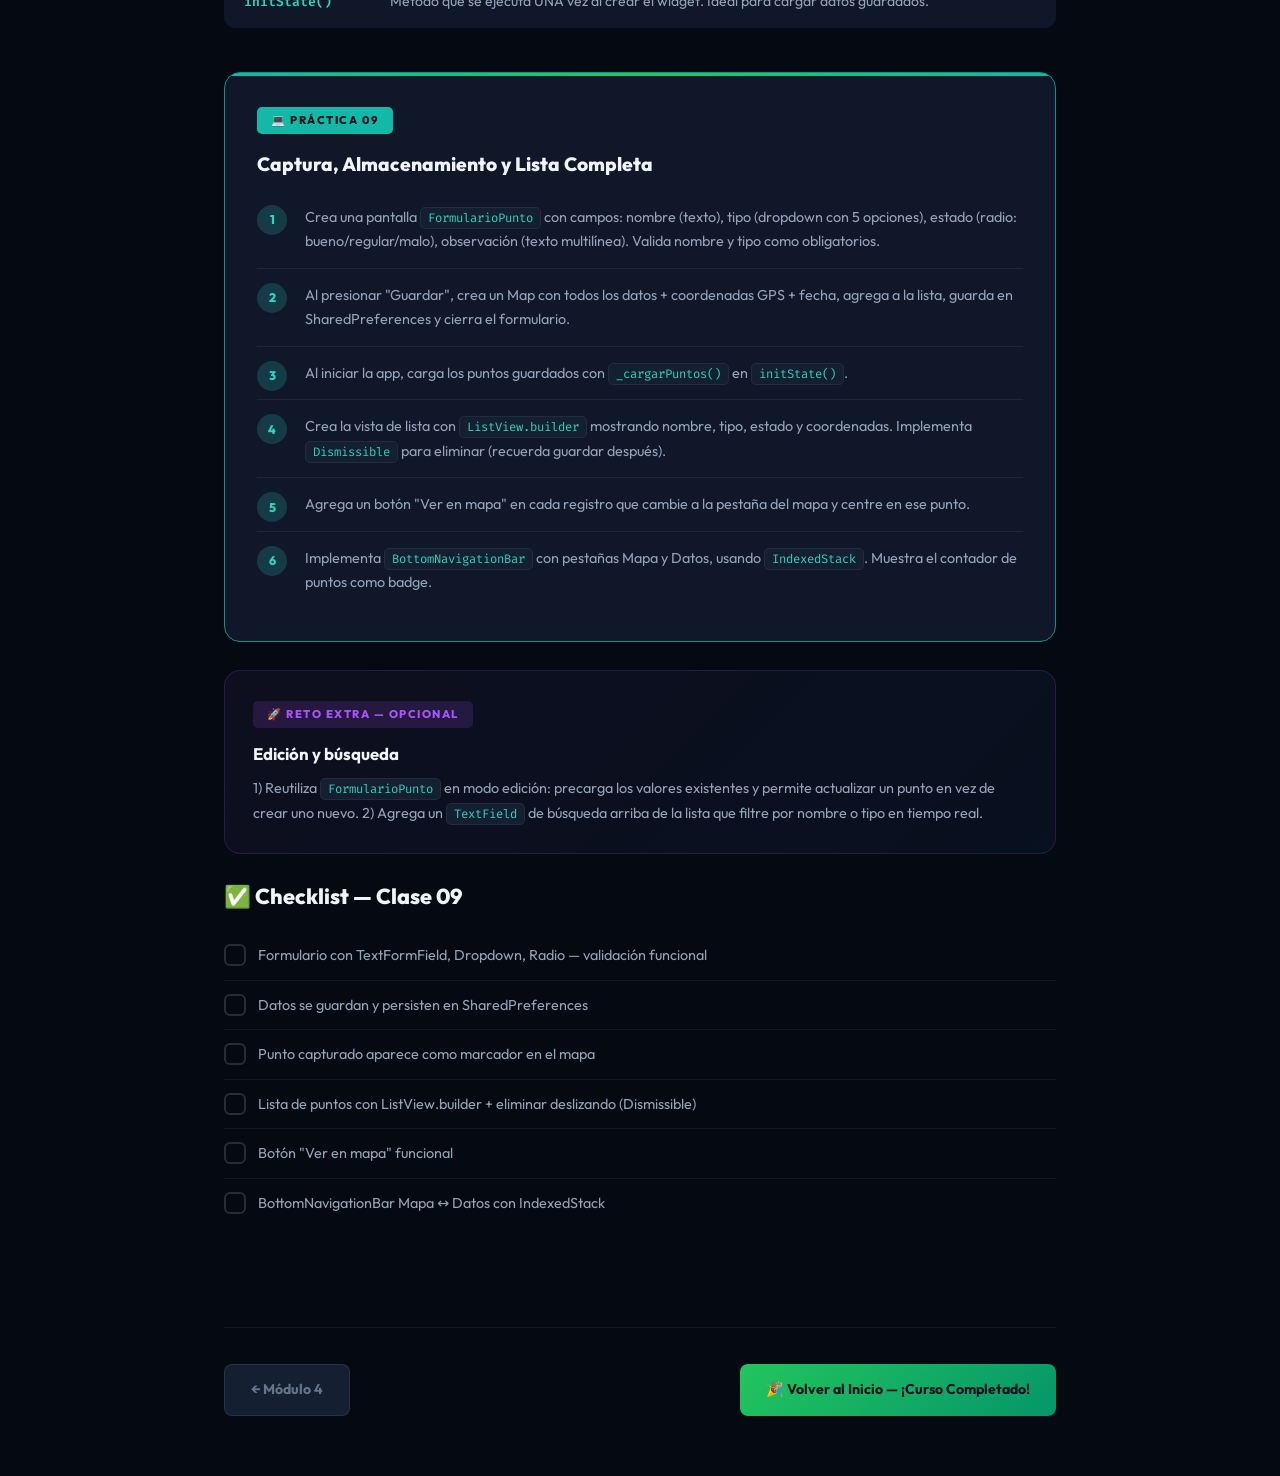
<file: modulo-05/index.html>
<!DOCTYPE html>
<html lang="es">
<head>
  <meta charset="UTF-8">
  <meta name="viewport" content="width=device-width, initial-scale=1.0">
  <title>Módulo 5 · Captura, Exportación & APK — ARTECLAB</title>
  <link rel="stylesheet" href="../css/course.css">
  <link rel="icon" href="../img/logo-arteclab.png" type="image/png">
</head>
<body>
<div class="site-wrapper">

  <header class="topbar">
    <div class="topbar-inner">
      <a href="../index.html" class="topbar-brand">
        <img src="../img/logo-arteclab.png" alt="ARTECLAB">
        <span>/</span>
        <span class="brand-course">Flutter GIS</span>
      </a>
      <nav class="topbar-nav">
        <a href="../index.html">Inicio</a>
        <a href="../modulo-04/index.html">Módulo 4</a>
        <a href="index.html" class="active">Módulo 5</a>
      </nav>
    </div>
  </header>

  <main class="container">

    <div class="mod-header">
      <span class="mod-chip">Módulo 5 de 5 · Final</span>
      <h1 class="mod-title">Captura de Datos,<br>Exportación & APK Final 📍📤🚀</h1>
      <p class="mod-desc">Formularios de campo con almacenamiento persistente, lista de registros, exportación a GeoJSON compatible con QGIS, y generación del APK instalable. Cierras el ciclo completo de GeoCollect.</p>
      <div class="mod-stats">
        <span class="mod-stat">📅 Clases 09 y 10</span>
        <span class="mod-stat">⏱️ 4 horas</span>
        <span class="mod-stat">🎯 Intermedio-Avanzado</span>
      </div>
    </div>

    <div class="tabs">
      <button class="tab-btn active" data-target="t-clase09">Clase 09 — Formularios, Almacenamiento y Lista</button>
      <button class="tab-btn" data-target="t-clase10">Clase 10 — GeoJSON, APK y Cierre</button>
      <button class="tab-btn" data-target="t-quiz5">📝 Cuestionario</button>
    </div>

    <!-- ═══════════════════════════════════════════════════════
         CLASE 09 — Formularios + Almacenamiento + Lista + Nav
         ═══════════════════════════════════════════════════════ -->
    <div id="t-clase09" class="tab-panel active">

      <div class="sec">
        <h2 class="sec-heading">🎯 Objetivo</h2>
        <p class="sec-lead">Crear un formulario profesional para capturar puntos de campo con atributos, validar y guardar los datos de forma persistente, mostrarlos en una lista editable, y combinar mapa + lista con navegación inferior. Es la clase más densa del curso — todo lo que sigue (exportación) depende de esta base de datos local.</p>
      </div>

      <div class="sec">
        <h2 class="sec-heading">📋 ¿Por qué necesitamos formularios?</h2>
        <div class="card">
          <div class="card-title">Una coordenada sola no sirve de mucho</div>
          <p>Capturar un punto GPS sin atributos es como tomar una foto sin descripción. En trabajo de campo necesitas registrar: ¿Qué tipo de punto es? ¿En qué estado está? ¿Alguna observación? Esos datos son los <strong>atributos</strong>.</p>
          <div class="gis-analogy">En QGIS, cuando digitalizas un punto, se abre una ventana donde llenas los campos de la tabla de atributos. En tu app, se abre un formulario.</div>
        </div>
      </div>

      <div class="sec">
        <h2 class="sec-heading">🧩 Widgets de Formulario</h2>

        <div class="card">
          <div class="card-title">Form y GlobalKey — El contenedor y su control remoto</div>
          <p><code>Form</code> es un widget que agrupa todos los campos del formulario. <code>GlobalKey&lt;FormState&gt;</code> es como un control remoto: te permite validar todos los campos a la vez con un solo comando.</p>
          <div class="codeblock">
            <div class="codeblock-bar"><span class="codeblock-lang">Dart</span><button class="codeblock-copy">Copiar</button></div>
            <pre><span class="hl-kw">final</span> _formKey = <span class="hl-tp">GlobalKey</span>&lt;<span class="hl-tp">FormState</span>&gt;();

<span class="hl-tp">Form</span>(
  key: _formKey,
  child: <span class="hl-tp">Column</span>(children: [
    <span class="hl-cm">// Aquí van los campos...</span>
  ]),
)

<span class="hl-cm">// Validar TODO el formulario con una sola línea:</span>
<span class="hl-kw">if</span> (_formKey.currentState!.<span class="hl-fn">validate</span>()) {
  <span class="hl-cm">// Todos los campos son válidos — guardar</span>
}</pre>
          </div>
        </div>

        <div class="card">
          <div class="card-title">TextFormField — Campo de texto con validación</div>
          <p>Es un campo donde el usuario escribe texto. El <code>validator</code> verifica si el dato es válido y muestra un mensaje de error rojo si no lo es.</p>
          <div class="codeblock">
            <div class="codeblock-bar"><span class="codeblock-lang">Dart</span><button class="codeblock-copy">Copiar</button></div>
            <pre><span class="hl-kw">final</span> _nombreCtrl = <span class="hl-tp">TextEditingController</span>();

<span class="hl-tp">TextFormField</span>(
  controller: _nombreCtrl,
  decoration: <span class="hl-kw">const</span> <span class="hl-tp">InputDecoration</span>(
    labelText: <span class="hl-st">'Nombre del punto'</span>,
    hintText: <span class="hl-st">'Ej: Poste eléctrico #42'</span>,
    prefixIcon: <span class="hl-tp">Icon</span>(<span class="hl-tp">Icons</span>.label),
    border: <span class="hl-tp">OutlineInputBorder</span>(),
  ),
  validator: (valor) {
    <span class="hl-kw">if</span> (valor == <span class="hl-kw">null</span> || valor.isEmpty) {
      <span class="hl-kw">return</span> <span class="hl-st">'El nombre es obligatorio'</span>;
    }
    <span class="hl-kw">return null</span>; <span class="hl-cm">// null = válido</span>
  },
)</pre>
          </div>

          <div class="callout callout--info">
            <span class="callout-icon">💡</span>
            <div><strong>¿Qué es un TextEditingController?</strong> Es un objeto que "controla" un campo de texto. Te permite leer lo que escribió el usuario (<code>_nombreCtrl.text</code>) y también escribir valores por código. Cada campo de texto necesita su propio controller.</div>
          </div>

          <div class="callout callout--info">
            <span class="callout-icon">🤖</span>
            <div><strong>Tip con IA:</strong> escribir 4-5 <code>validator</code> casi idénticos (nombre, tipo, observación...) es repetitivo — buen caso para pedirle a la IA que genere las variantes una vez que tú ya escribiste y entiendes la primera. No le pidas que invente la <em>lógica</em> de validación del negocio (qué es obligatorio, qué rango es válido) — esa decisión es tuya.</div>
          </div>
        </div>

        <div class="card">
          <div class="card-title">DropdownButtonFormField — Selector de opciones</div>
          <p>Un menú desplegable con opciones predefinidas. Ideal para campos como "tipo" o "categoría" donde las opciones son fijas.</p>
          <div class="codeblock">
            <div class="codeblock-bar"><span class="codeblock-lang">Dart</span><button class="codeblock-copy">Copiar</button></div>
            <pre><span class="hl-tp">String</span>? _tipo; <span class="hl-cm">// null = nada seleccionado</span>

<span class="hl-tp">DropdownButtonFormField</span>&lt;<span class="hl-tp">String</span>&gt;(
  value: _tipo,
  decoration: <span class="hl-kw">const</span> <span class="hl-tp">InputDecoration</span>(
    labelText: <span class="hl-st">'Tipo de punto'</span>,
    border: <span class="hl-tp">OutlineInputBorder</span>(),
  ),
  items: [<span class="hl-st">'Poste'</span>, <span class="hl-st">'Árbol'</span>, <span class="hl-st">'Edificio'</span>, <span class="hl-st">'Muestra'</span>]
    .<span class="hl-fn">map</span>((t) =&gt; <span class="hl-tp">DropdownMenuItem</span>(value: t, child: <span class="hl-tp">Text</span>(t)))
    .<span class="hl-fn">toList</span>(),
  onChanged: (v) =&gt; <span class="hl-fn">setState</span>(() =&gt; _tipo = v),
  validator: (v) =&gt; v == <span class="hl-kw">null</span> ? <span class="hl-st">'Selecciona un tipo'</span> : <span class="hl-kw">null</span>,
)</pre>
          </div>
        </div>

        <div class="card">
          <div class="card-title">RadioListTile — Opciones excluyentes</div>
          <p>Cuando solo se puede elegir UNA opción de un grupo (bueno/regular/malo).</p>
          <div class="codeblock">
            <div class="codeblock-bar"><span class="codeblock-lang">Dart</span><button class="codeblock-copy">Copiar</button></div>
            <pre><span class="hl-tp">String</span> _estado = <span class="hl-st">'Bueno'</span>;

...[<span class="hl-st">'Bueno'</span>, <span class="hl-st">'Regular'</span>, <span class="hl-st">'Malo'</span>].<span class="hl-fn">map</span>((e) =&gt;
  <span class="hl-tp">RadioListTile</span>(
    title: <span class="hl-tp">Text</span>(e),
    value: e,
    groupValue: _estado,
    onChanged: (v) =&gt; <span class="hl-fn">setState</span>(() =&gt; _estado = v!),
  ),
)</pre>
          </div>
        </div>
      </div>

      <div class="sec">
        <h2 class="sec-heading">💾 Almacenamiento Local — SharedPreferences</h2>

        <div class="card">
          <div class="card-title">¿Por qué guardar datos localmente?</div>
          <p>En campo muchas veces <strong>no hay internet</strong>. Los datos deben guardarse en el teléfono y <strong>persistir aunque cierres la app</strong>. SharedPreferences guarda datos como texto (JSON) en el almacenamiento interno del teléfono.</p>

          <div class="callout callout--info">
            <span class="callout-icon">💡</span>
            <div><strong>¿Qué es JSON?</strong> Es un formato de texto para representar datos estructurados. Tu lista de puntos se convierte en texto JSON para guardarse, y se reconvierte a lista de Dart al cargarse. Es como guardar una tabla de Excel como archivo CSV — los datos se convierten a texto.</div>
          </div>

          <div class="codeblock">
            <div class="codeblock-bar"><span class="codeblock-lang">yaml — pubspec.yaml</span><button class="codeblock-copy">Copiar</button></div>
            <pre>dependencies:
  shared_preferences: ^2.2.0</pre>
          </div>

          <div class="codeblock">
            <div class="codeblock-bar"><span class="codeblock-lang">Dart</span><button class="codeblock-copy">Copiar</button></div>
            <pre><span class="hl-kw">import</span> <span class="hl-st">'package:shared_preferences/shared_preferences.dart'</span>;
<span class="hl-kw">import</span> <span class="hl-st">'dart:convert'</span>;

<span class="hl-cm">// GUARDAR — convierte lista a JSON y guarda</span>
<span class="hl-tp">Future</span>&lt;<span class="hl-kw">void</span>&gt; <span class="hl-fn">_guardarPuntos</span>() <span class="hl-kw">async</span> {
  <span class="hl-kw">final</span> prefs = <span class="hl-kw">await</span> <span class="hl-tp">SharedPreferences</span>.<span class="hl-fn">getInstance</span>();
  <span class="hl-kw">final</span> texto = json.<span class="hl-fn">encode</span>(_puntos);
  <span class="hl-kw">await</span> prefs.<span class="hl-fn">setString</span>(<span class="hl-st">'puntos_campo'</span>, texto);
}

<span class="hl-cm">// CARGAR — lee JSON y convierte a lista</span>
<span class="hl-tp">Future</span>&lt;<span class="hl-kw">void</span>&gt; <span class="hl-fn">_cargarPuntos</span>() <span class="hl-kw">async</span> {
  <span class="hl-kw">final</span> prefs = <span class="hl-kw">await</span> <span class="hl-tp">SharedPreferences</span>.<span class="hl-fn">getInstance</span>();
  <span class="hl-kw">final</span> texto = prefs.<span class="hl-fn">getString</span>(<span class="hl-st">'puntos_campo'</span>);
  <span class="hl-kw">if</span> (texto != <span class="hl-kw">null</span>) {
    <span class="hl-fn">setState</span>(() {
      _puntos = (json.<span class="hl-fn">decode</span>(texto) <span class="hl-kw">as</span> <span class="hl-tp">List</span>)
        .<span class="hl-fn">map</span>((e) =&gt; <span class="hl-tp">Map</span>&lt;<span class="hl-tp">String</span>, <span class="hl-tp">dynamic</span>&gt;.<span class="hl-fn">from</span>(e))
        .<span class="hl-fn">toList</span>();
    });
  }
}</pre>
          </div>

          <div class="callout callout--warn">
            <span class="callout-icon">⚠️</span>
            <div><strong>Llama <code>_guardarPuntos()</code> después de cada cambio</strong> (agregar, editar, eliminar). Si solo modificas la lista en memoria pero no guardas, los cambios se pierden al cerrar la app.</div>
          </div>
        </div>
      </div>

      <div class="sec">
        <h2 class="sec-heading">📋 Lista de Registros con ListView.builder</h2>

        <div class="card">
          <div class="card-title">¿Qué es ListView.builder?</div>
          <p>Es un widget que crea una lista scrolleable. <code>.builder</code> significa que construye cada elemento bajo demanda — solo los que están visibles en pantalla. Es eficiente aunque tengas 1000 registros.</p>
          <div class="codeblock">
            <div class="codeblock-bar"><span class="codeblock-lang">Dart</span><button class="codeblock-copy">Copiar</button></div>
            <pre><span class="hl-tp">ListView</span>.<span class="hl-fn">builder</span>(
  itemCount: _puntos.length,
  itemBuilder: (ctx, i) {
    <span class="hl-kw">final</span> p = _puntos[i];
    <span class="hl-kw">return</span> <span class="hl-tp">ListTile</span>(
      leading: <span class="hl-tp">Icon</span>(<span class="hl-tp">Icons</span>.location_on),
      title: <span class="hl-tp">Text</span>(p[<span class="hl-st">'nombre'</span>]),
      subtitle: <span class="hl-tp">Text</span>(<span class="hl-st">'${p['tipo']} · ${p['estado']}'</span>),
    );
  },
)</pre>
          </div>
        </div>

        <div class="card">
          <div class="card-title">Dismissible — Eliminar deslizando</div>
          <p>Envuelve cada elemento en <code>Dismissible</code> para que el usuario pueda eliminarlo deslizando hacia un lado. Es el patrón estándar de Android para borrar.</p>
          <div class="codeblock">
            <div class="codeblock-bar"><span class="codeblock-lang">Dart</span><button class="codeblock-copy">Copiar</button></div>
            <pre><span class="hl-tp">Dismissible</span>(
  key: <span class="hl-tp">Key</span>(p[<span class="hl-st">'id'</span>].<span class="hl-fn">toString</span>()),
  direction: <span class="hl-tp">DismissDirection</span>.endToStart,
  background: <span class="hl-tp">Container</span>(
    color: <span class="hl-tp">Colors</span>.red,
    alignment: <span class="hl-tp">Alignment</span>.centerRight,
    padding: <span class="hl-kw">const</span> <span class="hl-tp">EdgeInsets</span>.<span class="hl-fn">only</span>(right: <span class="hl-nm">20</span>),
    child: <span class="hl-kw">const</span> <span class="hl-tp">Icon</span>(<span class="hl-tp">Icons</span>.delete, color: <span class="hl-tp">Colors</span>.white),
  ),
  onDismissed: (_) {
    <span class="hl-fn">setState</span>(() =&gt; _puntos.<span class="hl-fn">removeAt</span>(i));
    <span class="hl-fn">_guardarPuntos</span>();
  },
  child: <span class="hl-tp">ListTile</span>(<span class="hl-cm">/* ... */</span>),
)</pre>
          </div>
        </div>
      </div>

      <div class="sec">
        <h2 class="sec-heading">🧭 Navegación y Vista Combinada</h2>

        <div class="card">
          <div class="card-title">Navigator — El sistema de pantallas de Flutter</div>
          <p>Tu app tiene varias pantallas: Mapa, Formulario, Lista. <strong>Navigator</strong> controla la navegación entre ellas, como una pila (stack) de cartas:</p>
          <div style="display:grid; grid-template-columns:1fr 1fr; gap:12px; margin:14px 0;">
            <div style="background:var(--teal-glow); padding:14px; border-radius:var(--radius-sm); text-align:center;">
              <strong style="color:var(--teal-400);">push</strong><br>
              <span style="font-size:0.85rem;">Pone una pantalla nueva encima.<br>"Ir al formulario"</span>
            </div>
            <div style="background:rgba(245,158,11,0.08); padding:14px; border-radius:var(--radius-sm); text-align:center;">
              <strong style="color:var(--amber-500);">pop</strong><br>
              <span style="font-size:0.85rem;">Quita la pantalla de encima.<br>"Volver atrás"</span>
            </div>
          </div>
          <div class="codeblock">
            <div class="codeblock-bar"><span class="codeblock-lang">Dart</span><button class="codeblock-copy">Copiar</button></div>
            <pre><span class="hl-cm">// Ir al formulario</span>
<span class="hl-tp">Navigator</span>.<span class="hl-fn">push</span>(context, <span class="hl-tp">MaterialPageRoute</span>(
  builder: (_) =&gt; <span class="hl-tp">FormularioPunto</span>(posicion: _gps!),
));

<span class="hl-cm">// Volver atrás (dentro del formulario)</span>
<span class="hl-tp">Navigator</span>.<span class="hl-fn">pop</span>(context);</pre>
          </div>
        </div>

        <div class="card">
          <div class="card-title">BottomNavigationBar + IndexedStack — Mapa ↔ Lista</div>
          <p>Como Google Maps tiene "Explorar" y "Guardados" abajo, tu app tendrá "Mapa" y "Datos".</p>
          <div class="codeblock">
            <div class="codeblock-bar"><span class="codeblock-lang">Dart</span><button class="codeblock-copy">Copiar</button></div>
            <pre><span class="hl-tp">int</span> _pantalla = <span class="hl-nm">0</span>;

<span class="hl-tp">Scaffold</span>(
  body: <span class="hl-tp">IndexedStack</span>(
    index: _pantalla,
    children: [
      _buildMapa(),   <span class="hl-cm">// índice 0</span>
      _buildLista(),  <span class="hl-cm">// índice 1</span>
    ],
  ),
  bottomNavigationBar: <span class="hl-tp">BottomNavigationBar</span>(
    currentIndex: _pantalla,
    onTap: (i) =&gt; <span class="hl-fn">setState</span>(() =&gt; _pantalla = i),
    items: <span class="hl-kw">const</span> [
      <span class="hl-tp">BottomNavigationBarItem</span>(
        icon: <span class="hl-tp">Icon</span>(<span class="hl-tp">Icons</span>.map), label: <span class="hl-st">'Mapa'</span>),
      <span class="hl-tp">BottomNavigationBarItem</span>(
        icon: <span class="hl-tp">Icon</span>(<span class="hl-tp">Icons</span>.list), label: <span class="hl-st">'Datos'</span>),
    ],
  ),
)</pre>
          </div>

          <div class="callout callout--info">
            <span class="callout-icon">💡</span>
            <div><strong>¿Qué es IndexedStack?</strong> Es un widget que tiene varios hijos pero solo muestra uno a la vez (el del índice indicado). Los demás están ocultos pero <strong>mantienen su estado</strong> — el mapa no se reinicia al cambiar a la lista.</div>
          </div>
        </div>
      </div>

      <!-- Glosario combinado -->
      <div class="sec">
        <h2 class="sec-heading">📖 Glosario — Clase 09</h2>
        <div class="glossary">
          <div class="glossary-item"><span class="glossary-term">Form / GlobalKey</span><span class="glossary-def">Form agrupa campos; GlobalKey&lt;FormState&gt; permite validarlos todos a la vez.</span></div>
          <div class="glossary-item"><span class="glossary-term">validator</span><span class="glossary-def">Función que verifica si un campo es válido. Retorna null si OK, o un mensaje de error.</span></div>
          <div class="glossary-item"><span class="glossary-term">Controller</span><span class="glossary-def">Objeto que controla un campo de texto. Permite leer y escribir su valor.</span></div>
          <div class="glossary-item"><span class="glossary-term">SharedPreferences</span><span class="glossary-def">Almacenamiento local del teléfono. Guarda datos como texto que persisten al cerrar la app.</span></div>
          <div class="glossary-item"><span class="glossary-term">encode/decode</span><span class="glossary-def">encode = convertir datos a texto JSON. decode = convertir texto JSON a datos de Dart.</span></div>
          <div class="glossary-item"><span class="glossary-term">ListView.builder</span><span class="glossary-def">Lista scrolleable que construye elementos bajo demanda. Eficiente para muchos registros.</span></div>
          <div class="glossary-item"><span class="glossary-term">Dismissible</span><span class="glossary-def">Widget que permite eliminar un elemento deslizándolo hacia un lado.</span></div>
          <div class="glossary-item"><span class="glossary-term">Navigator push/pop</span><span class="glossary-def">push = ir a una pantalla nueva. pop = volver a la anterior.</span></div>
          <div class="glossary-item"><span class="glossary-term">BottomNavigationBar</span><span class="glossary-def">Barra inferior con pestañas para cambiar entre vistas principales.</span></div>
          <div class="glossary-item"><span class="glossary-term">IndexedStack</span><span class="glossary-def">Muestra un solo hijo a la vez pero mantiene el estado de todos (el mapa no se reinicia).</span></div>
          <div class="glossary-item"><span class="glossary-term">initState()</span><span class="glossary-def">Método que se ejecuta UNA vez al crear el widget. Ideal para cargar datos guardados.</span></div>
        </div>
      </div>

      <!-- Práctica combinada -->
      <div class="practice">
        <span class="practice-chip">💻 Práctica 09</span>
        <div class="practice-title">Captura, Almacenamiento y Lista Completa</div>
        <ol class="practice-steps">
          <li>Crea una pantalla <code>FormularioPunto</code> con campos: nombre (texto), tipo (dropdown con 5 opciones), estado (radio: bueno/regular/malo), observación (texto multilínea). Valida nombre y tipo como obligatorios.</li>
          <li>Al presionar "Guardar", crea un Map con todos los datos + coordenadas GPS + fecha, agrega a la lista, guarda en SharedPreferences y cierra el formulario.</li>
          <li>Al iniciar la app, carga los puntos guardados con <code>_cargarPuntos()</code> en <code>initState()</code>.</li>
          <li>Crea la vista de lista con <code>ListView.builder</code> mostrando nombre, tipo, estado y coordenadas. Implementa <code>Dismissible</code> para eliminar (recuerda guardar después).</li>
          <li>Agrega un botón "Ver en mapa" en cada registro que cambie a la pestaña del mapa y centre en ese punto.</li>
          <li>Implementa <code>BottomNavigationBar</code> con pestañas Mapa y Datos, usando <code>IndexedStack</code>. Muestra el contador de puntos como badge.</li>
        </ol>
      </div>

      <div class="challenge">
        <span class="challenge-chip">🚀 Reto Extra — Opcional</span>
        <div class="card-title" style="color:var(--text-primary); margin-bottom:8px;">Edición y búsqueda</div>
        <p style="font-size:0.9rem;">1) Reutiliza <code>FormularioPunto</code> en modo edición: precarga los valores existentes y permite actualizar un punto en vez de crear uno nuevo. 2) Agrega un <code>TextField</code> de búsqueda arriba de la lista que filtre por nombre o tipo en tiempo real.</p>
      </div>

      <div class="sec">
        <h2 class="sec-heading">✅ Checklist — Clase 09</h2>
        <ul class="checklist">
          <li><span class="ck-box"></span> Formulario con TextFormField, Dropdown, Radio — validación funcional</li>
          <li><span class="ck-box"></span> Datos se guardan y persisten en SharedPreferences</li>
          <li><span class="ck-box"></span> Punto capturado aparece como marcador en el mapa</li>
          <li><span class="ck-box"></span> Lista de puntos con ListView.builder + eliminar deslizando (Dismissible)</li>
          <li><span class="ck-box"></span> Botón "Ver en mapa" funcional</li>
          <li><span class="ck-box"></span> BottomNavigationBar Mapa ↔ Datos con IndexedStack</li>
        </ul>
      </div>

    </div><!-- /t-clase09 -->


    <!-- ═══════════════════════════════════════════════════════
         CLASE 10 — GeoJSON + APK + Cierre del curso
         ═══════════════════════════════════════════════════════ -->
    <div id="t-clase10" class="tab-panel">

      <div class="sec">
        <h2 class="sec-heading">🎯 Objetivo</h2>
        <p class="sec-lead">Convertir los puntos capturados a GeoJSON compatible con QGIS, generar el APK instalable de GeoCollect, y cerrar el curso con una recapitulación de todo lo construido.</p>
      </div>

      <div class="sec">
        <h2 class="sec-heading">📄 ¿Qué es GeoJSON?</h2>

        <div class="card">
          <div class="card-title">El formato universal de datos geográficos</div>
          <p>GeoJSON es un formato de texto para representar datos geográficos. Es el formato más universal de intercambio en GIS moderno: lo leen QGIS, ArcGIS, PostGIS, Google Maps, Leaflet y cualquier herramienta actual.</p>

          <p style="margin-top:12px;">Un archivo GeoJSON es simplemente texto JSON organizado con una estructura específica:</p>

          <div class="codeblock">
            <div class="codeblock-bar"><span class="codeblock-lang">GeoJSON</span><button class="codeblock-copy">Copiar</button></div>
            <pre>{
  <span class="hl-st">"type"</span>: <span class="hl-st">"FeatureCollection"</span>,
  <span class="hl-st">"features"</span>: [
    {
      <span class="hl-st">"type"</span>: <span class="hl-st">"Feature"</span>,
      <span class="hl-st">"geometry"</span>: {
        <span class="hl-st">"type"</span>: <span class="hl-st">"Point"</span>,
        <span class="hl-st">"coordinates"</span>: [<span class="hl-nm">-68.1336</span>, <span class="hl-nm">-16.4955</span>]
      },
      <span class="hl-st">"properties"</span>: {
        <span class="hl-st">"nombre"</span>: <span class="hl-st">"Poste eléctrico #42"</span>,
        <span class="hl-st">"tipo"</span>: <span class="hl-st">"Poste"</span>,
        <span class="hl-st">"estado"</span>: <span class="hl-st">"Bueno"</span>
      }
    }
  ]
}</pre>
          </div>

          <div style="display:grid; grid-template-columns:1fr 1fr 1fr; gap:10px; margin:16px 0;">
            <div style="background:var(--teal-glow); padding:14px; border-radius:var(--radius-sm); text-align:center;">
              <strong style="color:var(--teal-400); font-size:0.85rem;">FeatureCollection</strong><br>
              <span style="font-size:0.8rem;">La colección completa = una capa en QGIS</span>
            </div>
            <div style="background:rgba(59,130,246,0.08); padding:14px; border-radius:var(--radius-sm); text-align:center;">
              <strong style="color:var(--blue-500); font-size:0.85rem;">geometry</strong><br>
              <span style="font-size:0.8rem;">DÓNDE está el punto (coordenadas)</span>
            </div>
            <div style="background:rgba(245,158,11,0.08); padding:14px; border-radius:var(--radius-sm); text-align:center;">
              <strong style="color:var(--amber-500); font-size:0.85rem;">properties</strong><br>
              <span style="font-size:0.8rem;">QUÉ es el punto (atributos)</span>
            </div>
          </div>

          <div class="callout callout--danger">
            <span class="callout-icon">⚠️</span>
            <div><strong>¡CUIDADO con el orden de coordenadas!</strong> En GeoJSON las coordenadas van <code>[longitud, latitud]</code> — al revés de como las usamos en Flutter (<code>LatLng(lat, lng)</code>). Si tus puntos aparecen en el océano, es por esto.</div>
          </div>

          <div class="gis-analogy">Un FeatureCollection de GeoJSON es exactamente como una capa vectorial de QGIS: una colección de geometrías, cada una con sus atributos en la tabla.</div>
        </div>
      </div>

      <div class="sec">
        <h2 class="sec-heading">⚙️ Generar GeoJSON en Dart</h2>

        <div class="card">
          <div class="card-title">Función que convierte tus puntos a GeoJSON</div>
          <div class="codeblock">
            <div class="codeblock-bar"><span class="codeblock-lang">Dart</span><button class="codeblock-copy">Copiar</button></div>
            <pre><span class="hl-tp">String</span> <span class="hl-fn">generarGeoJSON</span>(<span class="hl-tp">List</span>&lt;<span class="hl-tp">Map</span>&lt;<span class="hl-tp">String</span>, <span class="hl-tp">dynamic</span>&gt;&gt; puntos) {
  <span class="hl-kw">final</span> features = puntos.<span class="hl-fn">map</span>((p) {
    <span class="hl-kw">return</span> {
      <span class="hl-st">'type'</span>: <span class="hl-st">'Feature'</span>,
      <span class="hl-st">'geometry'</span>: {
        <span class="hl-st">'type'</span>: <span class="hl-st">'Point'</span>,
        <span class="hl-st">'coordinates'</span>: [
          p[<span class="hl-st">'longitud'</span>],  <span class="hl-cm">// ← lng primero</span>
          p[<span class="hl-st">'latitud'</span>],   <span class="hl-cm">// ← lat segundo</span>
        ],
      },
      <span class="hl-st">'properties'</span>: {
        <span class="hl-st">'nombre'</span>: p[<span class="hl-st">'nombre'</span>],
        <span class="hl-st">'tipo'</span>: p[<span class="hl-st">'tipo'</span>],
        <span class="hl-st">'estado'</span>: p[<span class="hl-st">'estado'</span>],
        <span class="hl-st">'fecha'</span>: p[<span class="hl-st">'fecha'</span>],
      },
    };
  }).<span class="hl-fn">toList</span>();

  <span class="hl-kw">final</span> geojson = {
    <span class="hl-st">'type'</span>: <span class="hl-st">'FeatureCollection'</span>,
    <span class="hl-st">'features'</span>: features,
  };

  <span class="hl-kw">return</span> <span class="hl-kw">const</span> <span class="hl-tp">JsonEncoder</span>.<span class="hl-fn">withIndent</span>(<span class="hl-st">'  '</span>).<span class="hl-fn">convert</span>(geojson);
}</pre>
          </div>
        </div>
      </div>

      <div class="sec">
        <h2 class="sec-heading">📤 Guardar y Compartir</h2>

        <div class="card">
          <div class="card-title">Nuevas dependencias</div>
          <div class="codeblock">
            <div class="codeblock-bar"><span class="codeblock-lang">yaml — pubspec.yaml</span><button class="codeblock-copy">Copiar</button></div>
            <pre>dependencies:
  path_provider: ^2.1.0    # ← Acceso a carpetas del teléfono
  share_plus: ^9.0.0       # ← Compartir archivos</pre>
          </div>

          <div class="callout callout--info">
            <span class="callout-icon">💡</span>
            <div><strong>path_provider</strong> te da la ruta de las carpetas del teléfono (documentos, caché, etc.). <strong>share_plus</strong> abre el menú de compartir de Android (WhatsApp, email, Drive, etc.).</div>
          </div>
        </div>

        <div class="card">
          <div class="card-title">Guardar archivo y compartir</div>
          <div class="codeblock">
            <div class="codeblock-bar"><span class="codeblock-lang">Dart</span><button class="codeblock-copy">Copiar</button></div>
            <pre><span class="hl-kw">import</span> <span class="hl-st">'dart:io'</span>;
<span class="hl-kw">import</span> <span class="hl-st">'package:path_provider/path_provider.dart'</span>;
<span class="hl-kw">import</span> <span class="hl-st">'package:share_plus/share_plus.dart'</span>;

<span class="hl-tp">Future</span>&lt;<span class="hl-kw">void</span>&gt; <span class="hl-fn">_exportar</span>() <span class="hl-kw">async</span> {
  <span class="hl-cm">// 1. Generar el texto GeoJSON</span>
  <span class="hl-kw">final</span> texto = <span class="hl-fn">generarGeoJSON</span>(_puntos);

  <span class="hl-cm">// 2. Obtener carpeta de documentos</span>
  <span class="hl-kw">final</span> dir = <span class="hl-kw">await</span> <span class="hl-fn">getApplicationDocumentsDirectory</span>();

  <span class="hl-cm">// 3. Crear archivo con nombre único</span>
  <span class="hl-kw">final</span> ts = <span class="hl-tp">DateTime</span>.<span class="hl-fn">now</span>().millisecondsSinceEpoch;
  <span class="hl-kw">final</span> archivo = <span class="hl-tp">File</span>(<span class="hl-st">'${dir.path}/geocollect_$ts.geojson'</span>);
  <span class="hl-kw">await</span> archivo.<span class="hl-fn">writeAsString</span>(texto);

  <span class="hl-cm">// 4. Abrir menú de compartir</span>
  <span class="hl-kw">await</span> <span class="hl-tp">Share</span>.<span class="hl-fn">shareXFiles</span>(
    [<span class="hl-tp">XFile</span>(archivo.path)],
    text: <span class="hl-st">'GeoCollect — ${_puntos.length} puntos'</span>,
  );
}</pre>
          </div>
        </div>
      </div>

      <div class="sec">
        <h2 class="sec-heading">📦 Configurar y Generar el APK</h2>

        <div class="card">
          <div class="card-title">Identidad de la app</div>
          <p>En <code>android/app/src/main/AndroidManifest.xml</code>, cambia el nombre visible:</p>
          <div class="codeblock">
            <div class="codeblock-bar"><span class="codeblock-lang">XML</span><button class="codeblock-copy">Copiar</button></div>
            <pre>&lt;application
    android:label=<span class="hl-st">"GeoCollect"</span>
    ...&gt;</pre>
          </div>
          <p style="margin-top:12px;">En <code>android/app/build.gradle</code>, sección <code>defaultConfig</code>, define el identificador único y la versión:</p>
          <div class="codeblock">
            <div class="codeblock-bar"><span class="codeblock-lang">Gradle</span><button class="codeblock-copy">Copiar</button></div>
            <pre>defaultConfig {
    applicationId <span class="hl-st">"com.tuempresa.geocollect"</span>
    minSdkVersion <span class="hl-nm">21</span>
    targetSdkVersion <span class="hl-nm">34</span>
    versionCode <span class="hl-nm">1</span>
    versionName <span class="hl-st">"1.0.0"</span>
}</pre>
          </div>
        </div>

        <div class="card">
          <div class="card-title">¿Qué es un APK y cómo se genera?</div>
          <p>APK = Android Package. Es el archivo que se instala en un teléfono Android — como un .exe en Windows. Al generarlo, Flutter compila tu código Dart a código nativo, incluye los recursos, y empaqueta todo en un solo archivo.</p>

          <div class="codeblock">
            <div class="codeblock-bar"><span class="codeblock-lang">Terminal</span><button class="codeblock-copy">Copiar</button></div>
            <pre>flutter build apk --release</pre>
          </div>

          <p style="margin-top:12px;">El APK se genera en:</p>
          <div class="codeblock">
            <div class="codeblock-bar"><span class="codeblock-lang">Ruta</span></div>
            <pre>build/app/outputs/flutter-apk/app-release.apk</pre>
          </div>

          <div class="callout callout--tip">
            <span class="callout-icon">💡</span>
            <div>El build tarda 2-3 minutos. La versión <code>release</code> es más pequeña y rápida que la versión debug que usamos en desarrollo. Para publicar en Google Play necesitarías además firmar el APK con un <code>keystore</code> propio — para instalar directamente en teléfonos (lo que hace este curso) no es obligatorio.</div>
          </div>

          <p style="margin-top:12px;">Para instalar en otro teléfono Android:</p>
          <div style="background:var(--bg-surface); padding:16px; border-radius:var(--radius-sm); margin:12px 0; border:1px solid var(--border-subtle); font-size:0.9rem; line-height:2;">
            1. Envía el archivo APK por WhatsApp, Google Drive o cable USB<br>
            2. En el teléfono receptor: Configuración → Seguridad → "Fuentes desconocidas" → Activar<br>
            3. Abre el archivo APK y presiona "Instalar"<br>
            4. ¡La app está lista para usar!
          </div>
        </div>
      </div>

      <div class="sec">
        <h2 class="sec-heading">🎓 Lo que Construiste en 5 Semanas</h2>
        <div class="card">
          <div style="display:grid; gap:1px; background:var(--border-subtle); border-radius:var(--radius-md); overflow:hidden;">
            <div style="display:grid; grid-template-columns:auto 1fr 1fr; gap:16px; padding:12px 16px; background:var(--bg-raised); font-size:0.85rem; font-weight:700; color:var(--teal-400);">
              <span>Módulo</span><span>Lo que aprendiste</span><span>Lo que construiste</span>
            </div>
            <div style="display:grid; grid-template-columns:auto 1fr 1fr; gap:16px; padding:10px 16px; background:var(--bg-raised); font-size:0.85rem;">
              <span>1</span><span>Widgets, setState, flutter_map</span><span>Mapa con marcadores</span>
            </div>
            <div style="display:grid; grid-template-columns:auto 1fr 1fr; gap:16px; padding:10px 16px; background:var(--bg-raised); font-size:0.85rem;">
              <span>2</span><span>Capas, popups, geometrías, eventos</span><span>Selector de capas, polilíneas/polígonos</span>
            </div>
            <div style="display:grid; grid-template-columns:auto 1fr 1fr; gap:16px; padding:10px 16px; background:var(--bg-raised); font-size:0.85rem;">
              <span>3</span><span>GPS, permisos, streams, distancias</span><span>Seguimiento GPS en tiempo real</span>
            </div>
            <div style="display:grid; grid-template-columns:auto 1fr 1fr; gap:16px; padding:10px 16px; background:var(--bg-raised); font-size:0.85rem;">
              <span>4</span><span>WMS, CQL, GetFeatureInfo</span><span>Conexión con GeoServer real</span>
            </div>
            <div style="display:grid; grid-template-columns:auto 1fr 1fr; gap:16px; padding:10px 16px; background:var(--bg-raised); font-size:0.85rem;">
              <span>5</span><span>Formularios, persistencia, GeoJSON, APK</span><span>GeoCollect completo, exportable e instalable</span>
            </div>
          </div>
        </div>
      </div>

      <div class="sec">
        <h2 class="sec-heading">🚀 Hacia dónde llevar GeoCollect</h2>
        <div class="card">
          <div class="card-title">El curso termina, el proyecto no tiene por qué hacerlo</div>
          <p>GeoCollect ya es una app de campo funcional de punta a punta. Algunas direcciones para seguir creciéndola por tu cuenta, usando IA como copiloto igual que en el curso:</p>
          <ol class="practice-steps">
            <li><strong>Modo offline real:</strong> cachear los tiles del mapa para zonas sin señal (paquetes como <code>flutter_map_tile_caching</code>).</li>
            <li><strong>Sincronización:</strong> cuando vuelve el internet, subir automáticamente los puntos capturados a tu GeoServer vía WFS-T.</li>
            <li><strong>Más formatos de exportación:</strong> además de GeoJSON, exportar a KML o CSV con coordenadas.</li>
            <li><strong>Fotos por punto:</strong> adjuntar una foto de cámara a cada registro capturado (paquete <code>image_picker</code>).</li>
            <li><strong>Pulir la identidad visual:</strong> ícono y splash screen propios, tema oscuro con Material 3.</li>
          </ol>
          <div class="callout callout--info">
            <span class="callout-icon">🤖</span>
            <div><strong>Recapitulando el hilo de IA del curso:</strong> la usaste para razonar sintaxis nueva (Módulo 1), generar variantes de diseño (popups, Módulo 2), depurar errores de Gradle/GPS (Módulo 3), verificar fórmulas con casos de prueba (Módulo 4) y acelerar código repetitivo de validación (este módulo). La misma disciplina — entender antes de pegar, verificar antes de confiar — te sirve para cualquier librería nueva que explores en estas ideas de expansión.</div>
          </div>
        </div>
      </div>

      <!-- Glosario combinado -->
      <div class="sec">
        <h2 class="sec-heading">📖 Glosario — Clase 10</h2>
        <div class="glossary">
          <div class="glossary-item"><span class="glossary-term">GeoJSON</span><span class="glossary-def">Formato de texto estándar para datos geográficos. Lo leen QGIS, ArcGIS, y todas las herramientas GIS modernas.</span></div>
          <div class="glossary-item"><span class="glossary-term">FeatureCollection / Feature</span><span class="glossary-def">FeatureCollection = capa. Feature = un elemento con geometry (dónde) y properties (atributos).</span></div>
          <div class="glossary-item"><span class="glossary-term">[lng, lat]</span><span class="glossary-def">Orden de coordenadas en GeoJSON: longitud primero, latitud segundo. ¡Al revés de Flutter!</span></div>
          <div class="glossary-item"><span class="glossary-term">path_provider / share_plus</span><span class="glossary-def">path_provider da acceso a carpetas del sistema; share_plus abre el menú nativo de compartir.</span></div>
          <div class="glossary-item"><span class="glossary-term">APK</span><span class="glossary-def">Android Package. Archivo instalable de una app Android.</span></div>
          <div class="glossary-item"><span class="glossary-term">release</span><span class="glossary-def">Versión optimizada de la app: más pequeña, más rápida, sin herramientas de debugging.</span></div>
          <div class="glossary-item"><span class="glossary-term">applicationId</span><span class="glossary-def">Identificador único de tu app en Android. Formato: com.empresa.nombreapp</span></div>
          <div class="glossary-item"><span class="glossary-term">versionCode / versionName</span><span class="glossary-def">versionCode = número interno (1, 2, 3...). versionName = nombre visible ("1.0.0").</span></div>
          <div class="glossary-item"><span class="glossary-term">keystore</span><span class="glossary-def">Archivo de firma digital, necesario para publicar en Google Play (no para instalar directo).</span></div>
        </div>
      </div>

      <!-- Práctica combinada -->
      <div class="practice">
        <span class="practice-chip">💻 Práctica 10 — Cierre del curso</span>
        <div class="practice-title">Exportación y APK Final</div>
        <ol class="practice-steps">
          <li>Implementa <code>generarGeoJSON()</code>. Verifica que las coordenadas van en orden <code>[longitud, latitud]</code>.</li>
          <li>Agrega un botón "Exportar" en el AppBar que genere el archivo y abra el menú de compartir.</li>
          <li>Abre el archivo en <a href="https://geojson.io" target="_blank">geojson.io</a> (o en QGIS si lo tienes) y verifica que los puntos están en el lugar correcto, con sus atributos.</li>
          <li>Configura el nombre de tu app y el <code>applicationId</code> en los archivos de Android.</li>
          <li>Genera el APK con <code>flutter build apk --release</code> e instálalo en tu teléfono o en el de un compañero.</li>
          <li>Haz el ciclo completo: captura 3 puntos → exporta GeoJSON → verifica en geojson.io o QGIS.</li>
        </ol>
      </div>

      <div class="sec">
        <h2 class="sec-heading">✅ Checklist Final</h2>
        <ul class="checklist">
          <li><span class="ck-box"></span> generarGeoJSON() implementada, coordenadas en orden [lng, lat]</li>
          <li><span class="ck-box"></span> Archivo .geojson se genera, comparte y se verifica en geojson.io o QGIS</li>
          <li><span class="ck-box"></span> Nombre y applicationId de la app configurados</li>
          <li><span class="ck-box"></span> APK generado e instalado en un teléfono</li>
          <li><span class="ck-box"></span> Ciclo completo: captura → exporta → QGIS</li>
          <li><span class="ck-box"></span> 🎉 ¡Curso completado!</li>
        </ul>
      </div>

    </div><!-- /t-clase10 -->


    <!-- ═══════════════════════════════════════════════════════
         CUESTIONARIO — Módulo 5
         ═══════════════════════════════════════════════════════ -->
    <div id="t-quiz5" class="tab-panel">
      <div class="sec">
        <h2 class="sec-heading">📝 Autoevaluación Final — Módulo 5</h2>
        <p class="sec-lead">Última autoevaluación del curso. Cubre formularios, persistencia, listas, GeoJSON y generación de APK.</p>
      </div>

      <div class="quiz">
        <div class="quiz-heading">🧠 Cuestionario Final — 8 preguntas</div>

        <div class="quiz-q" data-qi="1" data-ans="c" data-explain="GlobalKey<FormState> permite llamar validate() para verificar todos los campos del formulario.">
          <p class="quiz-q-text"><span class="quiz-q-num">1.</span> ¿Para qué sirve GlobalKey&lt;FormState&gt;?</p>
          <div class="quiz-opts">
            <div class="quiz-opt" data-val="a"><span class="quiz-dot"></span> Para crear un campo de texto</div>
            <div class="quiz-opt" data-val="b"><span class="quiz-dot"></span> Para guardar datos en el teléfono</div>
            <div class="quiz-opt" data-val="c"><span class="quiz-dot"></span> Para validar todos los campos del formulario a la vez</div>
            <div class="quiz-opt" data-val="d"><span class="quiz-dot"></span> Para navegar entre pantallas</div>
          </div>
          <div class="quiz-fb"></div>
        </div>

        <div class="quiz-q" data-qi="2" data-ans="b" data-explain="SharedPreferences guarda datos en el almacenamiento interno del teléfono, como texto JSON.">
          <p class="quiz-q-text"><span class="quiz-q-num">2.</span> ¿Dónde guarda datos SharedPreferences?</p>
          <div class="quiz-opts">
            <div class="quiz-opt" data-val="a"><span class="quiz-dot"></span> En un servidor de internet</div>
            <div class="quiz-opt" data-val="b"><span class="quiz-dot"></span> En el almacenamiento interno del teléfono</div>
            <div class="quiz-opt" data-val="c"><span class="quiz-dot"></span> En la memoria RAM (se pierde al cerrar)</div>
            <div class="quiz-opt" data-val="d"><span class="quiz-dot"></span> En una base de datos SQL</div>
          </div>
          <div class="quiz-fb"></div>
        </div>

        <div class="quiz-q" data-qi="3" data-ans="c" data-explain="Dismissible permite deslizar un elemento para eliminarlo, el patrón estándar de Android.">
          <p class="quiz-q-text"><span class="quiz-q-num">3.</span> ¿Cómo se elimina un elemento deslizando en Flutter?</p>
          <div class="quiz-opts">
            <div class="quiz-opt" data-val="a"><span class="quiz-dot"></span> Con onDelete</div>
            <div class="quiz-opt" data-val="b"><span class="quiz-dot"></span> Con GestureDetector</div>
            <div class="quiz-opt" data-val="c"><span class="quiz-dot"></span> Con Dismissible</div>
            <div class="quiz-opt" data-val="d"><span class="quiz-dot"></span> Con SwipeToDelete</div>
          </div>
          <div class="quiz-fb"></div>
        </div>

        <div class="quiz-q" data-qi="4" data-ans="b" data-explain="IndexedStack mantiene el estado de todos los hijos aunque solo muestre uno — el mapa no se reinicia.">
          <p class="quiz-q-text"><span class="quiz-q-num">4.</span> ¿Por qué usamos IndexedStack en vez de cambiar widgets directamente?</p>
          <div class="quiz-opts">
            <div class="quiz-opt" data-val="a"><span class="quiz-dot"></span> Es más rápido</div>
            <div class="quiz-opt" data-val="b"><span class="quiz-dot"></span> Mantiene el estado del mapa al cambiar a la lista</div>
            <div class="quiz-opt" data-val="c"><span class="quiz-dot"></span> Es obligatorio con BottomNavigationBar</div>
            <div class="quiz-opt" data-val="d"><span class="quiz-dot"></span> No hay diferencia</div>
          </div>
          <div class="quiz-fb"></div>
        </div>

        <div class="quiz-q" data-qi="5" data-ans="c" data-explain="GeoJSON usa [longitud, latitud]. Flutter usa LatLng(latitud, longitud). ¡Orden invertido!">
          <p class="quiz-q-text"><span class="quiz-q-num">5.</span> ¿En qué orden van las coordenadas en GeoJSON?</p>
          <div class="quiz-opts">
            <div class="quiz-opt" data-val="a"><span class="quiz-dot"></span> [latitud, longitud]</div>
            <div class="quiz-opt" data-val="b"><span class="quiz-dot"></span> [x, y, z]</div>
            <div class="quiz-opt" data-val="c"><span class="quiz-dot"></span> [longitud, latitud]</div>
            <div class="quiz-opt" data-val="d"><span class="quiz-dot"></span> Da igual el orden</div>
          </div>
          <div class="quiz-fb"></div>
        </div>

        <div class="quiz-q" data-qi="6" data-ans="d" data-explain="share_plus abre el menú nativo de compartir de Android.">
          <p class="quiz-q-text"><span class="quiz-q-num">6.</span> ¿Qué paquete se usa para compartir archivos desde la app?</p>
          <div class="quiz-opts">
            <div class="quiz-opt" data-val="a"><span class="quiz-dot"></span> path_provider</div>
            <div class="quiz-opt" data-val="b"><span class="quiz-dot"></span> shared_preferences</div>
            <div class="quiz-opt" data-val="c"><span class="quiz-dot"></span> geolocator</div>
            <div class="quiz-opt" data-val="d"><span class="quiz-dot"></span> share_plus</div>
          </div>
          <div class="quiz-fb"></div>
        </div>

        <div class="quiz-q" data-qi="7" data-ans="b" data-explain="flutter build apk --release genera el APK optimizado de producción.">
          <p class="quiz-q-text"><span class="quiz-q-num">7.</span> ¿Qué comando genera el APK de producción?</p>
          <div class="quiz-opts">
            <div class="quiz-opt" data-val="a"><span class="quiz-dot"></span> flutter run --release</div>
            <div class="quiz-opt" data-val="b"><span class="quiz-dot"></span> flutter build apk --release</div>
            <div class="quiz-opt" data-val="c"><span class="quiz-dot"></span> flutter export apk</div>
            <div class="quiz-opt" data-val="d"><span class="quiz-dot"></span> dart compile apk</div>
          </div>
          <div class="quiz-fb"></div>
        </div>

        <div class="quiz-q" data-qi="8" data-ans="d" data-explain="Si pones [lat, lng] en vez de [lng, lat], los puntos aparecen en ubicaciones incorrectas (a veces en el océano).">
          <p class="quiz-q-text"><span class="quiz-q-num">8.</span> Si tus puntos aparecen en el océano al abrir el GeoJSON en QGIS, ¿cuál es la causa más probable?</p>
          <div class="quiz-opts">
            <div class="quiz-opt" data-val="a"><span class="quiz-dot"></span> QGIS está mal configurado</div>
            <div class="quiz-opt" data-val="b"><span class="quiz-dot"></span> El archivo está corrupto</div>
            <div class="quiz-opt" data-val="c"><span class="quiz-dot"></span> Falta el campo type</div>
            <div class="quiz-opt" data-val="d"><span class="quiz-dot"></span> Las coordenadas están invertidas [lat, lng] en vez de [lng, lat]</div>
          </div>
          <div class="quiz-fb"></div>
        </div>

        <button class="quiz-submit">Verificar Respuestas</button>
        <div class="quiz-result"></div>
      </div>
    </div>

    <div class="bottom-nav">
      <a href="../modulo-04/index.html" class="btn-nav btn-prev">← Módulo 4</a>
      <a href="../index.html" class="btn-nav btn-next" style="background:linear-gradient(135deg, #22c55e, #059669);">🎉 Volver al Inicio — ¡Curso Completado!</a>
    </div>

  </main>
</div>
<script src="../js/course.js"></script>
</body>
</html>
</file>
<file: css/course.css>
/* ═══════════════════════════════════════════════════════════════
   ARTECLAB · Curso Flutter GIS — Sistema de Diseño
   Centralizado: un solo CSS para todo el sitio
   ═══════════════════════════════════════════════════════════════ */

@import url('https://fonts.googleapis.com/css2?family=Outfit:wght@300;400;500;600;700;800;900&family=Fira+Code:wght@400;500;600&display=swap');

/* ── Tokens de diseño ──────────────────────────────── */
:root {
  --bg-void: #050a12;
  --bg-base: #0a1120;
  --bg-raised: #0f1729;
  --bg-surface: #151f32;
  --bg-overlay: #1a2640;

  --border-subtle: rgba(255,255,255,0.06);
  --border-default: rgba(255,255,255,0.09);
  --border-strong: rgba(255,255,255,0.14);

  --teal-400: #2dd4bf;
  --teal-500: #14b8a6;
  --teal-600: #0d9488;
  --teal-glow: rgba(45,212,191,0.12);
  --teal-glow-md: rgba(45,212,191,0.2);
  --teal-glow-lg: rgba(45,212,191,0.35);

  --green-500: #22c55e;
  --amber-500: #f59e0b;
  --red-500: #ef4444;
  --blue-500: #3b82f6;
  --purple-500: #a855f7;

  --text-primary: #f0f4f8;
  --text-secondary: #94a3b8;
  --text-muted: #64748b;
  --text-inverse: #0a1120;

  --font-body: 'Outfit', system-ui, sans-serif;
  --font-mono: 'Fira Code', 'Consolas', monospace;

  --radius-sm: 8px;
  --radius-md: 12px;
  --radius-lg: 16px;
  --radius-xl: 20px;

  --ease: cubic-bezier(0.25, 0.46, 0.45, 0.94);
  --ease-bounce: cubic-bezier(0.34, 1.56, 0.64, 1);
}

/* ── Reset & base ──────────────────────────────────── */
*, *::before, *::after { box-sizing: border-box; margin: 0; padding: 0; }

body {
  font-family: var(--font-body);
  background: var(--bg-void);
  color: var(--text-secondary);
  line-height: 1.7;
  -webkit-font-smoothing: antialiased;
  overflow-x: hidden;
}

body::before {
  content: '';
  position: fixed;
  inset: 0;
  background:
    radial-gradient(ellipse 80% 60% at 20% 0%, rgba(45,212,191,0.06) 0%, transparent 60%),
    radial-gradient(ellipse 60% 50% at 80% 100%, rgba(59,130,246,0.04) 0%, transparent 60%);
  pointer-events: none;
  z-index: 0;
}

a { color: var(--teal-400); text-decoration: none; transition: color 0.2s var(--ease); }
a:hover { color: var(--teal-500); }

code {
  font-family: var(--font-mono);
  font-size: 0.85em;
  background: var(--bg-surface);
  border: 1px solid var(--border-subtle);
  padding: 2px 7px;
  border-radius: 5px;
  color: var(--teal-400);
}

kbd {
  font-family: var(--font-mono);
  font-size: 0.8em;
  background: var(--bg-overlay);
  border: 1px solid var(--border-strong);
  border-bottom-width: 2px;
  padding: 2px 8px;
  border-radius: 5px;
  color: var(--text-primary);
}

/* ── Layout ────────────────────────────────────────── */
.site-wrapper {
  position: relative;
  z-index: 1;
  min-height: 100vh;
}

.container {
  max-width: 880px;
  margin: 0 auto;
  padding: 0 24px;
}

/* ── Topbar ────────────────────────────────────────── */
.topbar {
  position: sticky;
  top: 0;
  z-index: 100;
  backdrop-filter: blur(20px) saturate(1.4);
  -webkit-backdrop-filter: blur(20px) saturate(1.4);
  background: rgba(10,17,32,0.82);
  border-bottom: 1px solid var(--border-subtle);
}

.topbar-inner {
  max-width: 880px;
  margin: 0 auto;
  padding: 14px 24px;
  display: flex;
  align-items: center;
  justify-content: space-between;
}

.topbar-brand {
  display: flex;
  align-items: center;
  gap: 10px;
  font-weight: 700;
  font-size: 1rem;
  color: var(--text-primary);
  text-decoration: none;
}

.topbar-brand img {
  height: 28px;
  width: auto;
}

.topbar-brand span {
  opacity: 0.4;
  margin: 0 2px;
}

.topbar-brand .brand-course {
  color: var(--teal-400);
  font-weight: 600;
}

.topbar-nav {
  display: flex;
  gap: 6px;
}

.topbar-nav a {
  padding: 6px 14px;
  border-radius: var(--radius-sm);
  font-size: 0.82rem;
  font-weight: 500;
  color: var(--text-muted);
  transition: all 0.2s var(--ease);
}

.topbar-nav a:hover {
  background: var(--teal-glow);
  color: var(--teal-400);
}

.topbar-nav a.active {
  background: var(--teal-glow-md);
  color: var(--teal-400);
}

/* ── Module Header ─────────────────────────────────── */
.mod-header {
  padding: 56px 0 40px;
  text-align: center;
  position: relative;
}

.mod-header::after {
  content: '';
  position: absolute;
  bottom: 0;
  left: 50%;
  transform: translateX(-50%);
  width: 80px;
  height: 2px;
  background: linear-gradient(90deg, transparent, var(--teal-500), transparent);
}

.mod-chip {
  display: inline-flex;
  align-items: center;
  gap: 6px;
  background: var(--teal-glow);
  color: var(--teal-400);
  font-size: 0.72rem;
  font-weight: 700;
  letter-spacing: 2px;
  text-transform: uppercase;
  padding: 6px 18px;
  border-radius: 30px;
  border: 1px solid rgba(45,212,191,0.15);
  margin-bottom: 20px;
}

.mod-title {
  font-size: clamp(2rem, 5vw, 2.8rem);
  font-weight: 900;
  color: var(--text-primary);
  line-height: 1.15;
  letter-spacing: -0.5px;
  margin-bottom: 14px;
}

.mod-desc {
  font-size: 1.05rem;
  color: var(--text-secondary);
  max-width: 580px;
  margin: 0 auto 20px;
  font-weight: 400;
  line-height: 1.7;
}

.mod-stats {
  display: flex;
  justify-content: center;
  gap: 28px;
  flex-wrap: wrap;
}

.mod-stat {
  display: flex;
  align-items: center;
  gap: 6px;
  font-size: 0.85rem;
  color: var(--text-muted);
  font-weight: 500;
}

/* ── Tabs ──────────────────────────────────────────── */
.tabs {
  display: flex;
  gap: 4px;
  padding: 32px 0 0;
  border-bottom: 1px solid var(--border-subtle);
  overflow-x: auto;
  scrollbar-width: none;
}

.tabs::-webkit-scrollbar { display: none; }

.tab-btn {
  background: none;
  border: none;
  font-family: var(--font-body);
  font-size: 0.9rem;
  font-weight: 600;
  color: var(--text-muted);
  padding: 12px 22px;
  cursor: pointer;
  white-space: nowrap;
  border-bottom: 2px solid transparent;
  transition: all 0.25s var(--ease);
  position: relative;
  top: 1px;
}

.tab-btn:hover {
  color: var(--text-secondary);
}

.tab-btn.active {
  color: var(--teal-400);
  border-bottom-color: var(--teal-400);
}

.tab-panel {
  display: none;
  padding: 36px 0;
  animation: panelIn 0.4s var(--ease);
}

.tab-panel.active { display: block; }

@keyframes panelIn {
  from { opacity: 0; transform: translateY(10px); }
  to { opacity: 1; transform: translateY(0); }
}

/* ── Sections ──────────────────────────────────────── */
.sec {
  margin-bottom: 44px;
}

.sec-heading {
  font-size: 1.35rem;
  font-weight: 800;
  color: var(--text-primary);
  margin-bottom: 6px;
  display: flex;
  align-items: center;
  gap: 10px;
}

.sec-lead {
  color: var(--text-secondary);
  margin-bottom: 20px;
  font-size: 0.95rem;
}

/* ── Cards ─────────────────────────────────────────── */
.card {
  background: var(--bg-raised);
  border: 1px solid var(--border-default);
  border-radius: var(--radius-lg);
  padding: 28px;
  margin-bottom: 20px;
  transition: border-color 0.3s var(--ease), box-shadow 0.3s var(--ease);
}

.card:hover {
  border-color: var(--border-strong);
}

.card-title {
  font-size: 1.05rem;
  font-weight: 700;
  color: var(--text-primary);
  margin-bottom: 8px;
}

.card p { font-size: 0.93rem; }

/* ── GIS Analogy badge ─────────────────────────────── */
.gis-analogy {
  background: var(--teal-glow);
  border-left: 3px solid var(--teal-500);
  padding: 12px 16px;
  border-radius: 0 var(--radius-sm) var(--radius-sm) 0;
  margin: 14px 0;
  font-size: 0.88rem;
  color: var(--teal-400);
  line-height: 1.6;
}

.gis-analogy::before {
  content: '🗺️ Analogía GIS — ';
  font-weight: 700;
}

/* ── Code blocks ───────────────────────────────────── */
.codeblock {
  background: #0b0f19;
  border: 1px solid var(--border-default);
  border-radius: var(--radius-md);
  overflow: hidden;
  margin: 14px 0;
}

.codeblock-bar {
  display: flex;
  align-items: center;
  justify-content: space-between;
  padding: 8px 16px;
  background: rgba(255,255,255,0.025);
  border-bottom: 1px solid var(--border-subtle);
}

.codeblock-lang {
  font-family: var(--font-mono);
  font-size: 0.7rem;
  font-weight: 600;
  color: var(--teal-500);
  text-transform: uppercase;
  letter-spacing: 1.2px;
}

.codeblock-copy {
  background: transparent;
  border: 1px solid var(--border-default);
  color: var(--text-muted);
  font-family: var(--font-body);
  font-size: 0.72rem;
  font-weight: 600;
  padding: 4px 12px;
  border-radius: 6px;
  cursor: pointer;
  transition: all 0.2s var(--ease);
}

.codeblock-copy:hover { border-color: var(--teal-500); color: var(--teal-400); }
.codeblock-copy.done { border-color: var(--green-500); color: var(--green-500); }

.codeblock pre {
  padding: 18px 20px;
  overflow-x: auto;
  font-family: var(--font-mono);
  font-size: 0.82rem;
  line-height: 1.65;
  color: #c9d1d9;
  tab-size: 2;
}

/* Syntax tokens */
.hl-kw { color: #ff7b72; }
.hl-tp { color: #79c0ff; }
.hl-fn { color: #d2a8ff; }
.hl-st { color: #a5d6ff; }
.hl-nm { color: #ffa657; }
.hl-cm { color: #546178; font-style: italic; }

/* ── Callouts ──────────────────────────────────────── */
.callout {
  display: flex;
  gap: 14px;
  padding: 16px 20px;
  border-radius: var(--radius-md);
  margin: 16px 0;
  font-size: 0.9rem;
  line-height: 1.6;
  align-items: flex-start;
}

.callout-icon { font-size: 1.15rem; flex-shrink: 0; margin-top: 2px; }

.callout--tip {
  background: var(--teal-glow);
  border: 1px solid rgba(45,212,191,0.15);
  color: var(--teal-400);
}

.callout--warn {
  background: rgba(245,158,11,0.08);
  border: 1px solid rgba(245,158,11,0.15);
  color: var(--amber-500);
}

.callout--danger {
  background: rgba(239,68,68,0.08);
  border: 1px solid rgba(239,68,68,0.15);
  color: var(--red-500);
}

.callout--info {
  background: rgba(59,130,246,0.08);
  border: 1px solid rgba(59,130,246,0.15);
  color: var(--blue-500);
}

/* ── Glossary ──────────────────────────────────────── */
.glossary {
  display: grid;
  gap: 1px;
  background: var(--border-subtle);
  border-radius: var(--radius-md);
  overflow: hidden;
  margin: 16px 0;
}

.glossary-item {
  display: grid;
  grid-template-columns: 130px 1fr;
  gap: 16px;
  padding: 14px 20px;
  background: var(--bg-raised);
  font-size: 0.88rem;
  align-items: baseline;
}

.glossary-term {
  font-family: var(--font-mono);
  font-weight: 600;
  color: var(--teal-400);
  font-size: 0.82rem;
}

.glossary-def { color: var(--text-secondary); }

/* ── Practice card ─────────────────────────────────── */
.practice {
  background: var(--bg-raised);
  border: 1px solid var(--teal-600);
  border-radius: var(--radius-lg);
  padding: 32px;
  margin: 28px 0;
  position: relative;
  overflow: hidden;
}

.practice::before {
  content: '';
  position: absolute;
  top: 0; left: 0; right: 0;
  height: 3px;
  background: linear-gradient(90deg, var(--teal-500), var(--green-500), var(--teal-500));
}

.practice-chip {
  display: inline-block;
  background: var(--teal-500);
  color: var(--text-inverse);
  font-size: 0.7rem;
  font-weight: 800;
  letter-spacing: 1.5px;
  text-transform: uppercase;
  padding: 4px 14px;
  border-radius: 5px;
  margin-bottom: 14px;
}

.practice-title {
  font-size: 1.2rem;
  font-weight: 800;
  color: var(--text-primary);
  margin-bottom: 10px;
}

.practice-steps {
  list-style: none;
  counter-reset: pstep;
  padding: 0;
}

.practice-steps li {
  counter-increment: pstep;
  padding: 14px 0 14px 48px;
  position: relative;
  border-bottom: 1px solid var(--border-subtle);
  font-size: 0.9rem;
}

.practice-steps li:last-child { border-bottom: none; }

.practice-steps li::before {
  content: counter(pstep);
  position: absolute;
  left: 0; top: 14px;
  width: 30px; height: 30px;
  background: var(--teal-glow-md);
  color: var(--teal-400);
  border-radius: 50%;
  display: flex;
  align-items: center;
  justify-content: center;
  font-weight: 800;
  font-size: 0.78rem;
}

/* ── Challenge card ────────────────────────────────── */
.challenge {
  background: linear-gradient(135deg, rgba(168,85,247,0.06), rgba(59,130,246,0.06));
  border: 1px solid rgba(168,85,247,0.18);
  border-radius: var(--radius-lg);
  padding: 28px;
  margin: 24px 0;
}

.challenge-chip {
  display: inline-block;
  background: rgba(168,85,247,0.15);
  color: var(--purple-500);
  font-size: 0.7rem;
  font-weight: 800;
  letter-spacing: 1.5px;
  text-transform: uppercase;
  padding: 4px 14px;
  border-radius: 5px;
  margin-bottom: 12px;
}

/* ── Checklist ─────────────────────────────────────── */
.checklist { list-style: none; padding: 0; margin: 16px 0; }

.checklist li {
  display: flex;
  align-items: center;
  gap: 12px;
  padding: 12px 0;
  border-bottom: 1px solid var(--border-subtle);
  font-size: 0.9rem;
  cursor: pointer;
  transition: color 0.2s var(--ease);
  user-select: none;
}

.checklist li:last-child { border-bottom: none; }

.ck-box {
  width: 22px; height: 22px;
  border: 2px solid var(--border-strong);
  border-radius: 6px;
  flex-shrink: 0;
  display: flex;
  align-items: center;
  justify-content: center;
  font-size: 0.7rem;
  color: transparent;
  transition: all 0.2s var(--ease-bounce);
}

.checklist li.done .ck-box {
  background: var(--teal-500);
  border-color: var(--teal-500);
  color: var(--text-inverse);
}

.checklist li.done { color: var(--text-muted); text-decoration: line-through; }

/* ── Quiz ──────────────────────────────────────────── */
.quiz {
  background: var(--bg-raised);
  border: 1px solid var(--border-default);
  border-radius: var(--radius-lg);
  padding: 32px;
  margin: 24px 0;
}

.quiz-heading {
  font-size: 1.1rem;
  font-weight: 800;
  color: var(--text-primary);
  margin-bottom: 24px;
}

.quiz-q {
  margin-bottom: 28px;
  padding-bottom: 28px;
  border-bottom: 1px solid var(--border-subtle);
}

.quiz-q:last-of-type { border-bottom: none; margin-bottom: 12px; padding-bottom: 0; }

.quiz-q-text {
  font-weight: 700;
  color: var(--text-primary);
  font-size: 0.92rem;
  margin-bottom: 14px;
}

.quiz-q-num { color: var(--teal-400); }

.quiz-opts { display: flex; flex-direction: column; gap: 8px; }

.quiz-opt {
  display: flex;
  align-items: center;
  gap: 12px;
  padding: 11px 16px;
  border: 1px solid var(--border-default);
  border-radius: var(--radius-sm);
  cursor: pointer;
  font-size: 0.88rem;
  transition: all 0.2s var(--ease);
}

.quiz-opt:hover { border-color: var(--border-strong); background: rgba(255,255,255,0.015); }

.quiz-dot {
  width: 18px; height: 18px;
  border: 2px solid var(--border-strong);
  border-radius: 50%;
  flex-shrink: 0;
  position: relative;
  transition: all 0.2s var(--ease);
}

.quiz-opt.picked { border-color: var(--teal-500); background: var(--teal-glow); }
.quiz-opt.picked .quiz-dot { border-color: var(--teal-400); }
.quiz-opt.picked .quiz-dot::after {
  content: '';
  position: absolute;
  inset: 3px;
  background: var(--teal-400);
  border-radius: 50%;
}

.quiz-opt.right { border-color: var(--green-500); background: rgba(34,197,94,0.08); color: var(--green-500); }
.quiz-opt.wrong { border-color: var(--red-500); background: rgba(239,68,68,0.08); color: var(--red-500); }

.quiz-fb {
  padding: 10px 14px;
  border-radius: var(--radius-sm);
  margin-top: 10px;
  font-size: 0.82rem;
  display: none;
  line-height: 1.5;
}

.quiz-fb.show { display: block; }
.quiz-fb.ok { background: rgba(34,197,94,0.08); border: 1px solid rgba(34,197,94,0.15); color: var(--green-500); }
.quiz-fb.nope { background: rgba(239,68,68,0.08); border: 1px solid rgba(239,68,68,0.15); color: var(--red-500); }

.quiz-submit {
  background: linear-gradient(135deg, var(--teal-400), var(--teal-600));
  color: var(--text-inverse);
  border: none;
  padding: 13px 36px;
  border-radius: var(--radius-sm);
  font-family: var(--font-body);
  font-weight: 800;
  font-size: 0.92rem;
  cursor: pointer;
  transition: all 0.25s var(--ease);
  margin-top: 12px;
}

.quiz-submit:hover { transform: translateY(-2px); box-shadow: 0 6px 24px var(--teal-glow-lg); }

.quiz-result {
  text-align: center;
  padding: 24px;
  margin-top: 20px;
  border-radius: var(--radius-md);
  font-weight: 800;
  font-size: 1.05rem;
  display: none;
}

.quiz-result.show { display: block; }
.quiz-result.pass { background: rgba(34,197,94,0.08); border: 1px solid rgba(34,197,94,0.15); color: var(--green-500); }
.quiz-result.fail { background: rgba(245,158,11,0.08); border: 1px solid rgba(245,158,11,0.15); color: var(--amber-500); }

/* ── Bottom navigation ─────────────────────────────── */
.bottom-nav {
  display: flex;
  justify-content: space-between;
  padding: 36px 0 60px;
  margin-top: 20px;
  border-top: 1px solid var(--border-subtle);
  gap: 16px;
  flex-wrap: wrap;
}

.btn-nav {
  display: inline-flex;
  align-items: center;
  gap: 8px;
  padding: 13px 26px;
  border-radius: var(--radius-sm);
  font-weight: 700;
  font-size: 0.88rem;
  text-decoration: none;
  transition: all 0.25s var(--ease);
  font-family: var(--font-body);
}

.btn-prev {
  background: var(--bg-surface);
  border: 1px solid var(--border-default);
  color: var(--text-muted);
}
.btn-prev:hover { border-color: var(--border-strong); color: var(--text-primary); }

.btn-next {
  background: linear-gradient(135deg, var(--teal-400), var(--teal-600));
  color: var(--text-inverse);
}
.btn-next:hover { transform: translateY(-2px); box-shadow: 0 6px 24px var(--teal-glow-lg); }

/* ── Responsive ────────────────────────────────────── */
@media (max-width: 640px) {
  .container { padding: 0 14px; }
  .mod-header { padding: 36px 0 28px; }
  .tab-btn { padding: 10px 14px; font-size: 0.82rem; }
  .card { padding: 20px; }
  .practice { padding: 22px; }
  .quiz { padding: 22px; }
  .glossary-item { grid-template-columns: 1fr; gap: 4px; }
  .bottom-nav { flex-direction: column; }
  .btn-nav { width: 100%; justify-content: center; }
  .topbar-nav { display: none; }
  .mod-stats { gap: 14px; }
}
</file>
